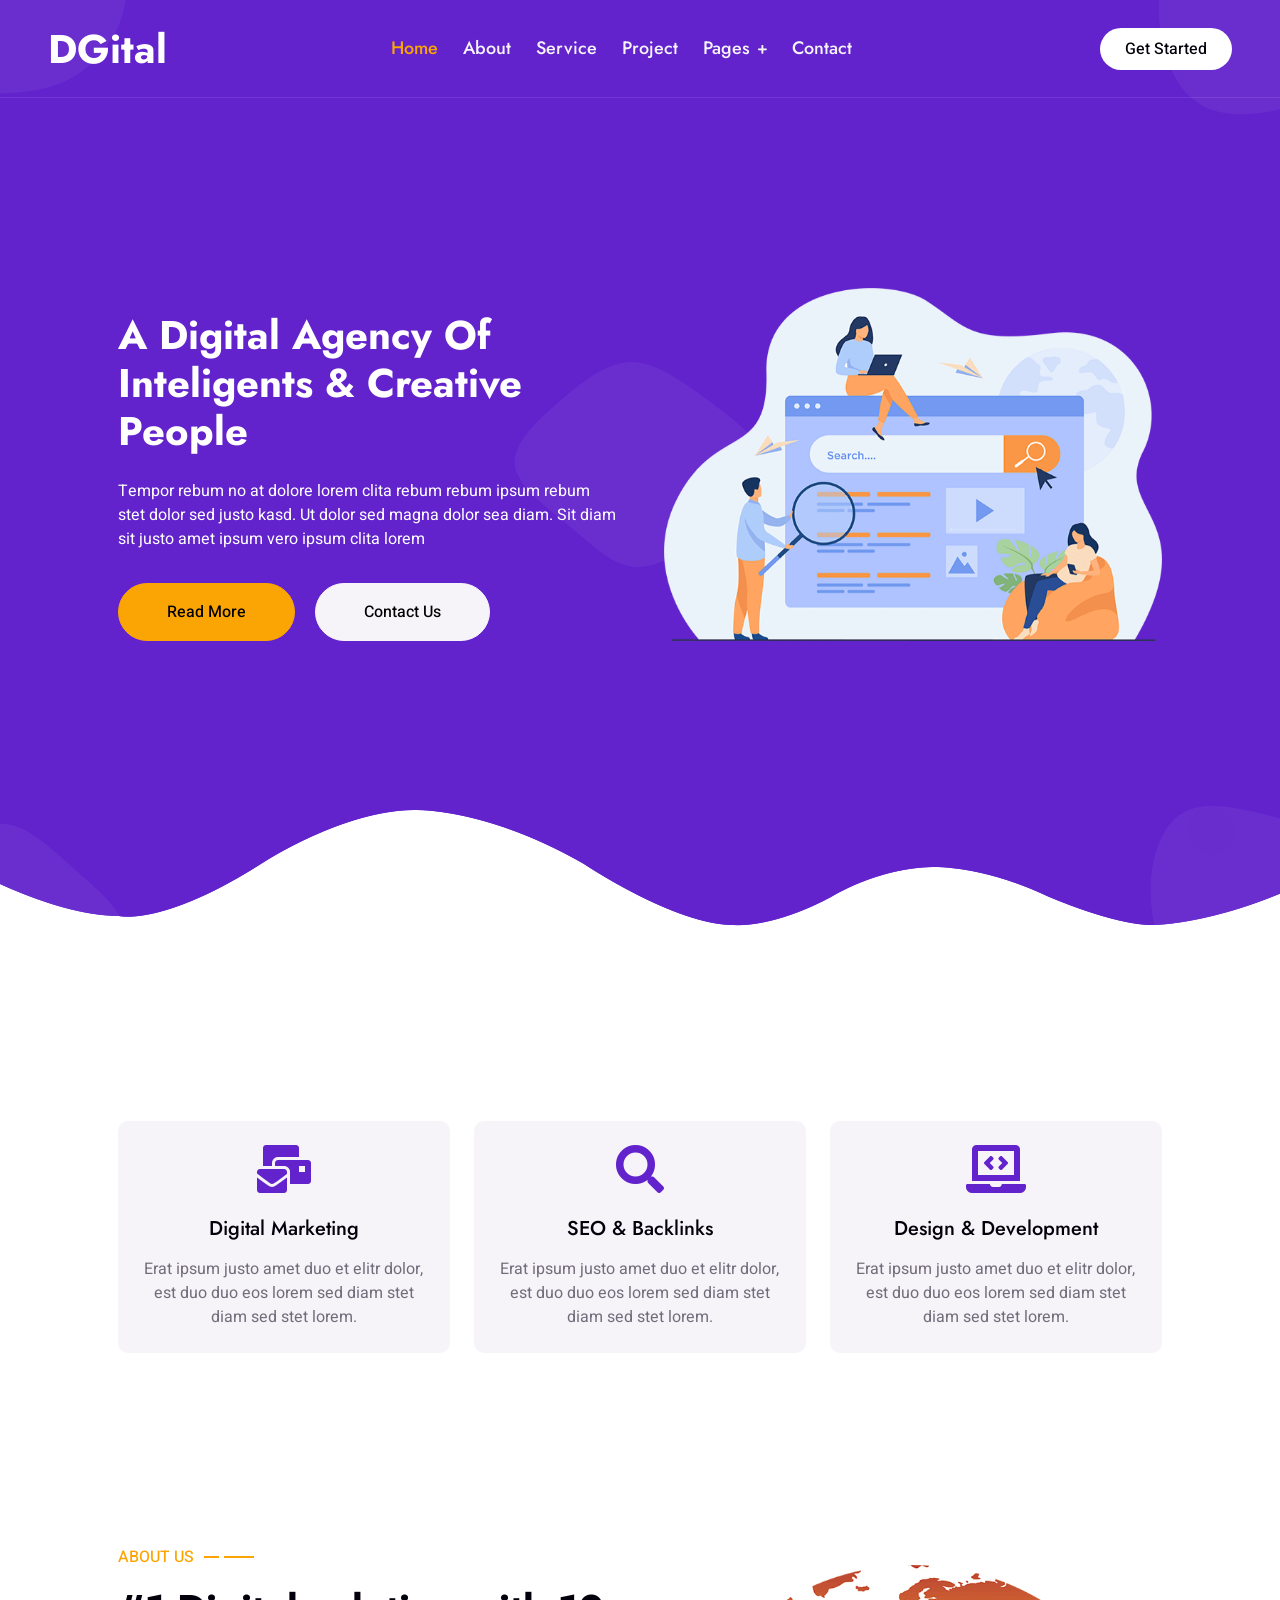
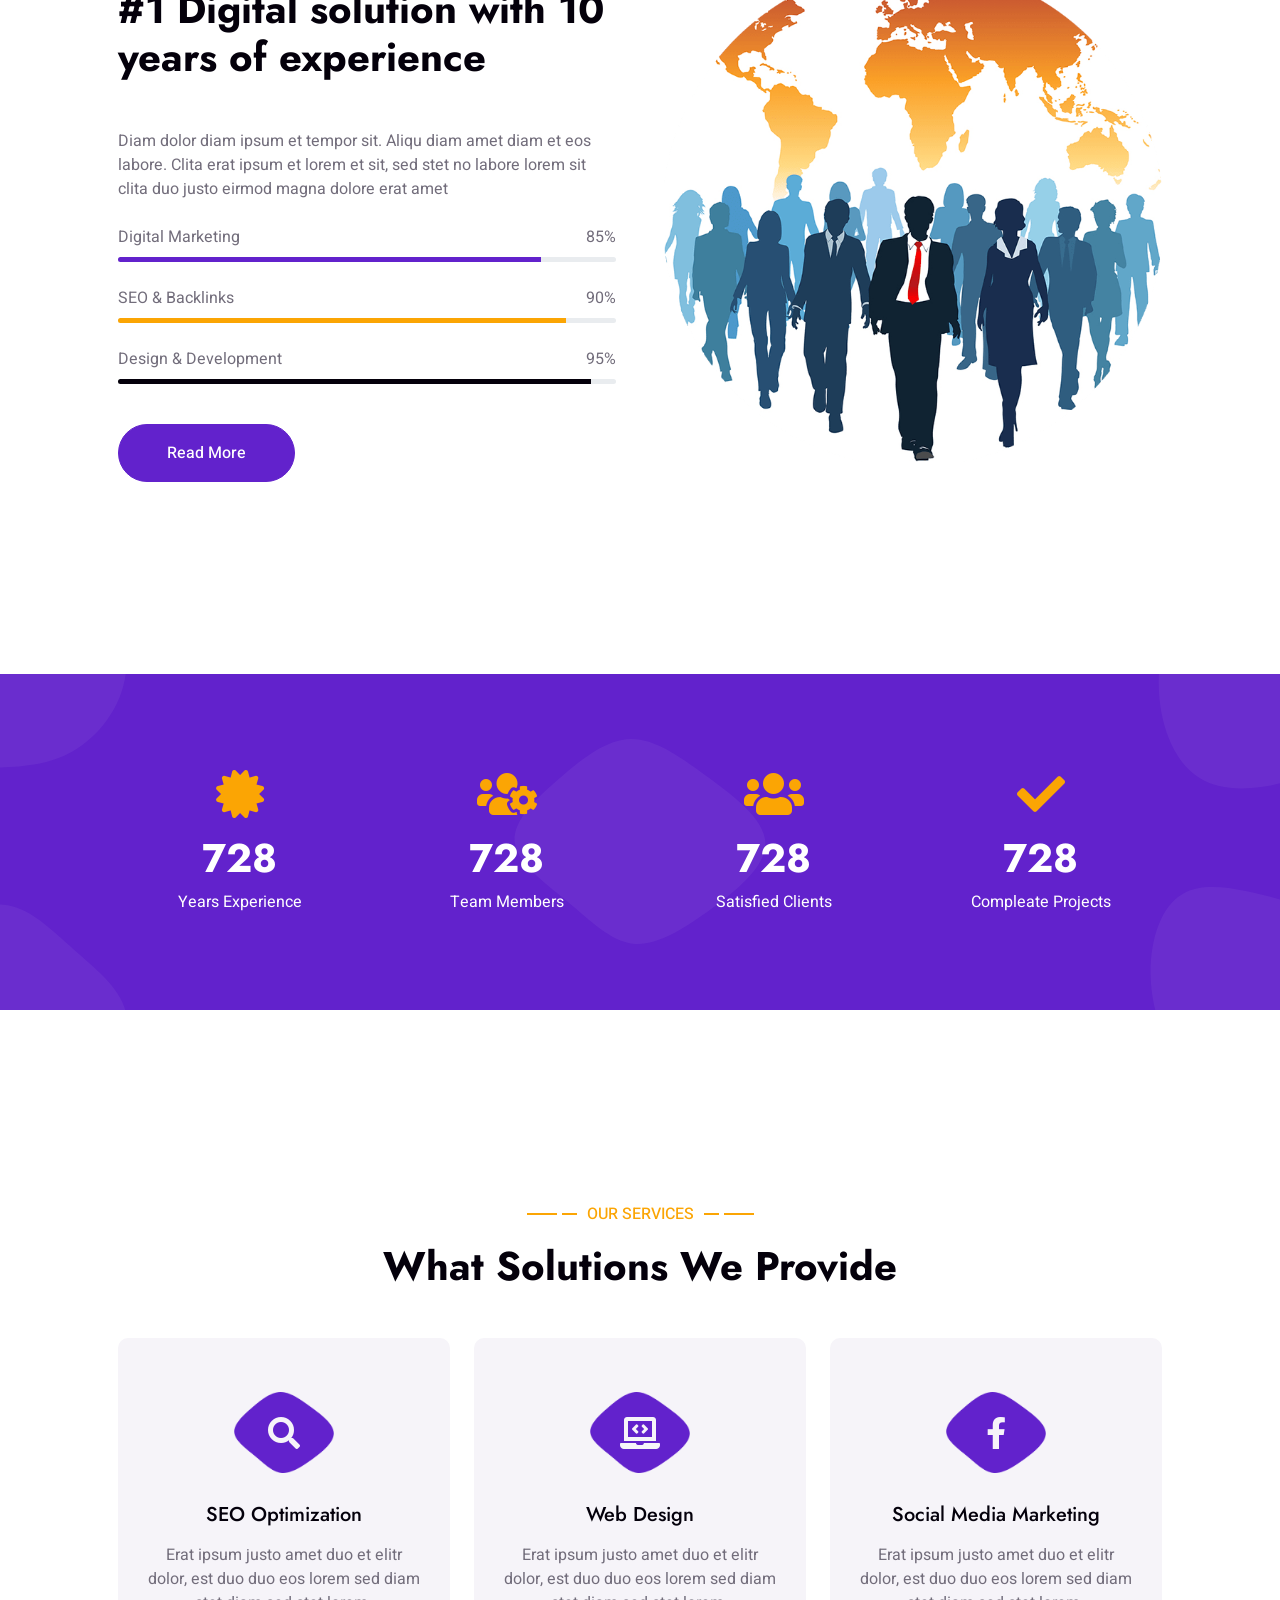
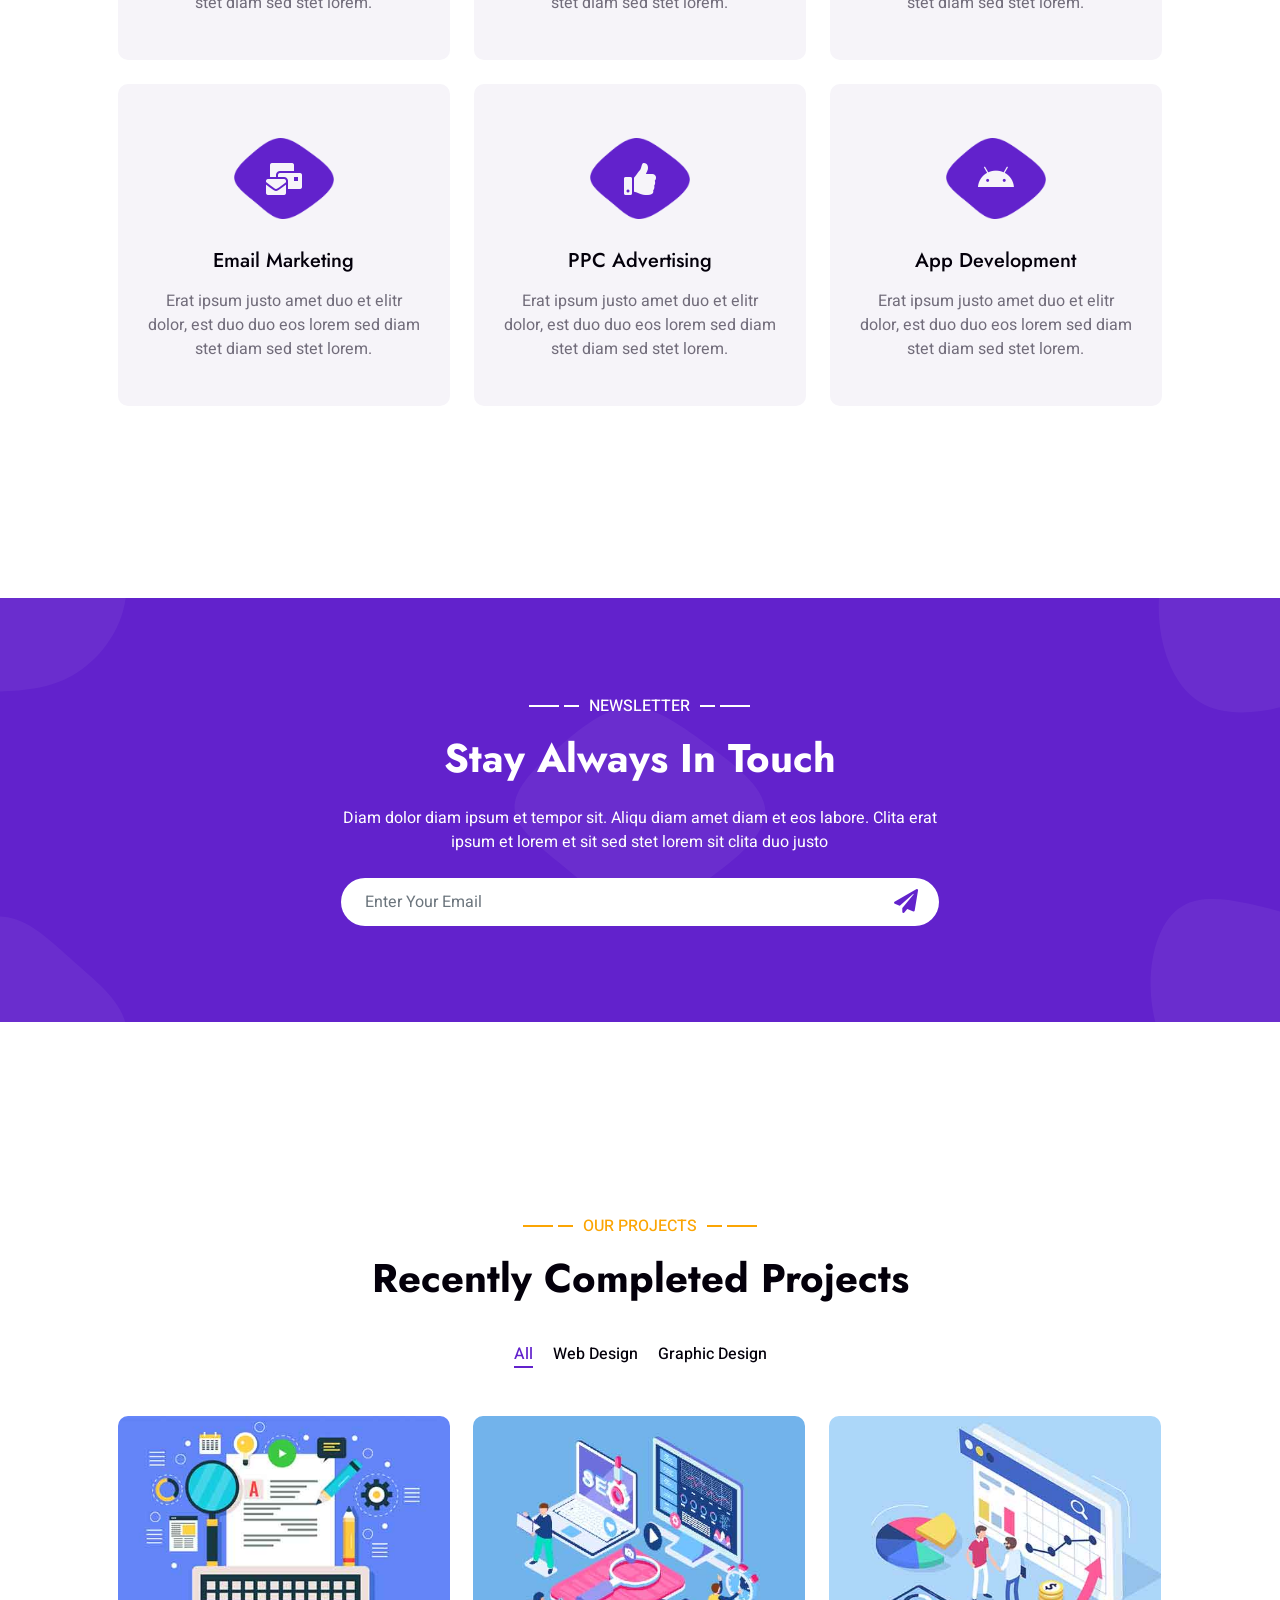
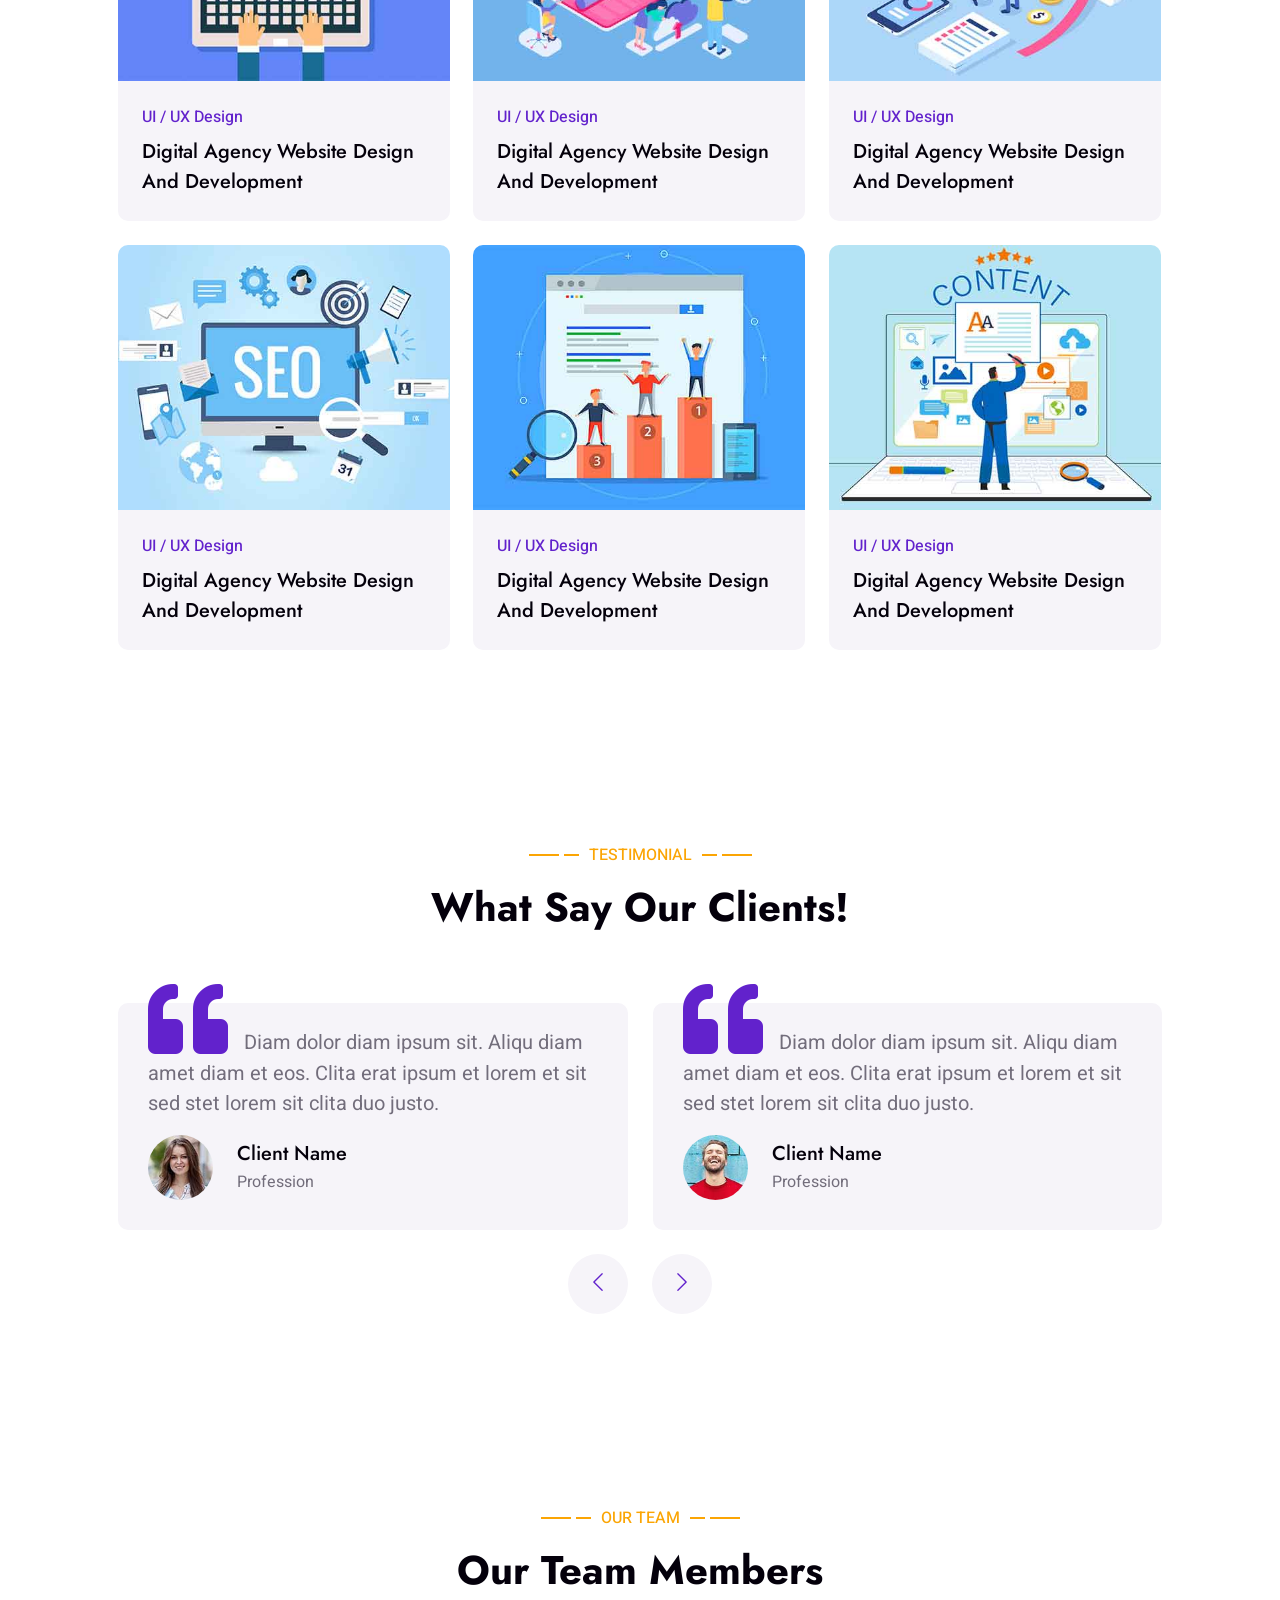
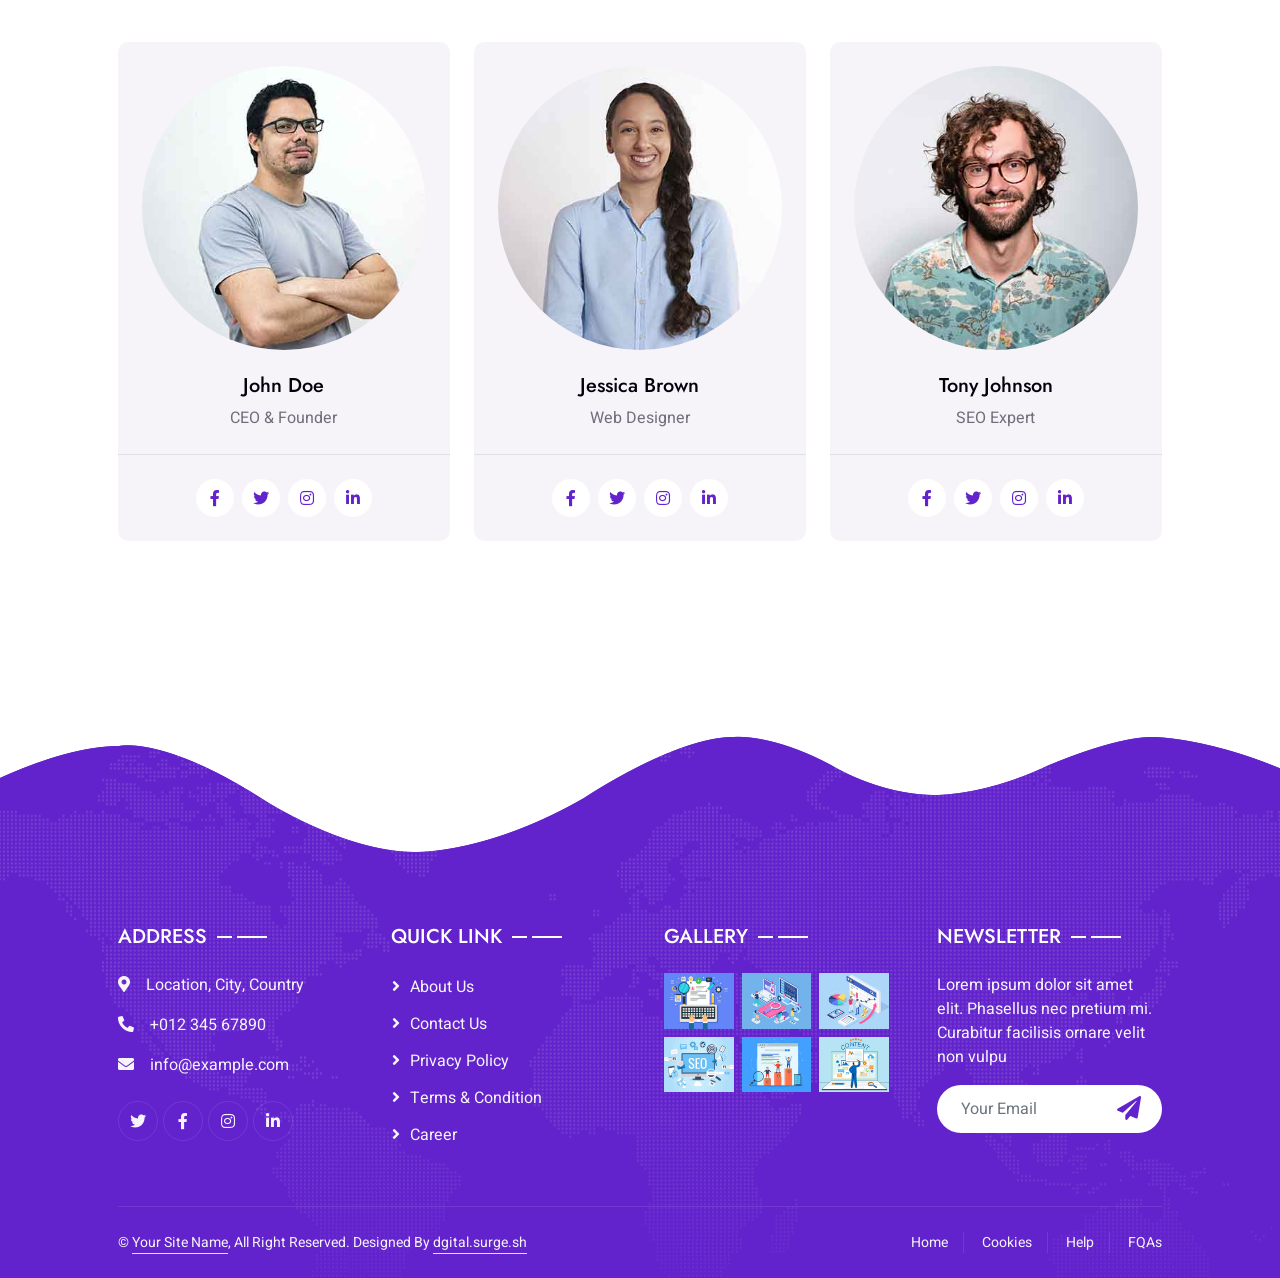
<file: DGital-template/index.html>
<!DOCTYPE html>
<html lang="en">

    <head>
        <meta charset="utf-8">
        <title>DGital - Digital Agency HTML Template</title>
        <meta content="width=device-width, initial-scale=1.0" name="viewport">
        <meta content name="keywords">
        <meta content name="description">

        <!-- Favicon -->
        <link href="img/favicon.ico" rel="icon">

        <!-- Google Web Fonts -->
        <link rel="preconnect" href="https://fonts.googleapis.com">
        <link rel="preconnect" href="https://fonts.gstatic.com" crossorigin>
        <link
            href="https://fonts.googleapis.com/css2?family=Heebo:wght@400;500&family=Jost:wght@500;600;700&display=swap"
            rel="stylesheet">

        <!-- Icon Font Stylesheet -->
        <link
            href="https://cdnjs.cloudflare.com/ajax/libs/font-awesome/5.10.0/css/all.min.css"
            rel="stylesheet">
        <link
            href="https://cdn.jsdelivr.net/npm/bootstrap-icons@1.4.1/font/bootstrap-icons.css"
            rel="stylesheet">

        <!-- Libraries Stylesheet -->
        <link href="lib/animate/animate.min.css" rel="stylesheet">
        <link href="lib/owlcarousel/assets/owl.carousel.min.css"
            rel="stylesheet">
        <link href="lib/lightbox/css/lightbox.min.css" rel="stylesheet">

        <!-- Customized Bootstrap Stylesheet -->
        <link href="css/bootstrap.min.css" rel="stylesheet">

        <!-- Template Stylesheet -->
        <link href="css/style.css" rel="stylesheet">
    </head>

    <body>
        <div class="container-xxl bg-white p-0">
            <!-- Spinner Start -->
            <div id="spinner"
                class="show bg-white position-fixed translate-middle w-100 vh-100 top-50 start-50 d-flex align-items-center justify-content-center">
                <div class="spinner-grow text-primary"
                    style="width: 3rem; height: 3rem;" role="status">
                    <span class="sr-only">Loading...</span>
                </div>
            </div>
            <!-- Spinner End -->

            <!-- Navbar & Hero Start -->
            <div class="container-xxl position-relative p-0">
                <nav
                    class="navbar navbar-expand-lg navbar-light px-4 px-lg-5 py-3 py-lg-0">
                    <a href="index.html" class="navbar-brand p-0">
                        <h1 class="m-0">DGital</h1>
                        <!-- <img src="img/logo.png" alt="Logo"> -->
                    </a>
                    <button class="navbar-toggler" type="button"
                        data-bs-toggle="collapse"
                        data-bs-target="#navbarCollapse">
                        <span class="fa fa-bars"></span>
                    </button>
                    <div class="collapse navbar-collapse" id="navbarCollapse">
                        <div class="navbar-nav mx-auto py-0">
                            <a href="index.html"
                                class="nav-item nav-link active">Home</a>
                            <a href="about.html"
                                class="nav-item nav-link">About</a>
                            <a href="service.html"
                                class="nav-item nav-link">Service</a>
                            <a href="project.html"
                                class="nav-item nav-link">Project</a>
                            <div class="nav-item dropdown">
                                <a href="#" class="nav-link dropdown-toggle"
                                    data-bs-toggle="dropdown">Pages</a>
                                <div class="dropdown-menu m-0">
                                    <a href="team.html"
                                        class="dropdown-item">Our Team</a>
                                    <a href="testimonial.html"
                                        class="dropdown-item">Testimonial</a>
                                </div>
                            </div>
                            <a href="contact.html"
                                class="nav-item nav-link">Contact</a>
                        </div>
                        <a href
                            class="btn rounded-pill py-2 px-4 ms-3 d-none d-lg-block">Get
                            Started</a>
                    </div>
                </nav>

                <div class="container-xxl bg-primary hero-header">
                    <div class="container px-lg-5">
                        <div class="row g-5 align-items-end">
                            <div class="col-lg-6 text-center text-lg-start">
                                <h1
                                    class="text-white mb-4 animated slideInDown">A
                                    Digital Agency Of Inteligents & Creative
                                    People</h1>
                                <p
                                    class="text-white pb-3 animated slideInDown">Tempor
                                    rebum no at dolore lorem clita rebum rebum
                                    ipsum rebum stet dolor sed justo kasd. Ut
                                    dolor sed magna dolor sea diam. Sit diam sit
                                    justo amet ipsum vero ipsum clita lorem</p>
                                <a href
                                    class="btn btn-secondary py-sm-3 px-sm-5 rounded-pill me-3 animated slideInLeft">Read
                                    More</a>
                                <a href
                                    class="btn btn-light py-sm-3 px-sm-5 rounded-pill animated slideInRight">Contact
                                    Us</a>
                            </div>
                            <div class="col-lg-6 text-center text-lg-start">
                                <img class="img-fluid animated zoomIn"
                                    src="img/hero.png" alt>
                            </div>
                        </div>
                    </div>
                </div>
            </div>
            <!-- Navbar & Hero End -->

            <!-- Feature Start -->
            <div class="container-xxl py-5">
                <div class="container py-5 px-lg-5">
                    <div class="row g-4">
                        <div class="col-lg-4 wow fadeInUp"
                            data-wow-delay="0.1s">
                            <div
                                class="feature-item bg-light rounded text-center p-4">
                                <i
                                    class="fa fa-3x fa-mail-bulk text-primary mb-4"></i>
                                <h5 class="mb-3">Digital Marketing</h5>
                                <p class="m-0">Erat ipsum justo amet duo et
                                    elitr dolor, est duo duo eos lorem sed diam
                                    stet diam sed stet lorem.</p>
                            </div>
                        </div>
                        <div class="col-lg-4 wow fadeInUp"
                            data-wow-delay="0.3s">
                            <div
                                class="feature-item bg-light rounded text-center p-4">
                                <i
                                    class="fa fa-3x fa-search text-primary mb-4"></i>
                                <h5 class="mb-3">SEO & Backlinks</h5>
                                <p class="m-0">Erat ipsum justo amet duo et
                                    elitr dolor, est duo duo eos lorem sed diam
                                    stet diam sed stet lorem.</p>
                            </div>
                        </div>
                        <div class="col-lg-4 wow fadeInUp"
                            data-wow-delay="0.5s">
                            <div
                                class="feature-item bg-light rounded text-center p-4">
                                <i
                                    class="fa fa-3x fa-laptop-code text-primary mb-4"></i>
                                <h5 class="mb-3">Design & Development</h5>
                                <p class="m-0">Erat ipsum justo amet duo et
                                    elitr dolor, est duo duo eos lorem sed diam
                                    stet diam sed stet lorem.</p>
                            </div>
                        </div>
                    </div>
                </div>
            </div>
            <!-- Feature End -->

            <!-- About Start -->
            <div class="container-xxl py-5">
                <div class="container py-5 px-lg-5">
                    <div class="row g-5 align-items-center">
                        <div class="col-lg-6 wow fadeInUp"
                            data-wow-delay="0.1s">
                            <p class="section-title text-secondary">About
                                Us<span></span></p>
                            <h1 class="mb-5">#1 Digital solution with 10 years
                                of experience</h1>
                            <p class="mb-4">Diam dolor diam ipsum et tempor sit.
                                Aliqu diam amet diam et eos labore. Clita erat
                                ipsum et lorem et sit, sed stet no labore lorem
                                sit clita duo justo eirmod magna dolore erat
                                amet</p>
                            <div class="skill mb-4">
                                <div class="d-flex justify-content-between">
                                    <p class="mb-2">Digital Marketing</p>
                                    <p class="mb-2">85%</p>
                                </div>
                                <div class="progress">
                                    <div class="progress-bar bg-primary"
                                        role="progressbar" aria-valuenow="85"
                                        aria-valuemin="0"
                                        aria-valuemax="100"></div>
                                </div>
                            </div>
                            <div class="skill mb-4">
                                <div class="d-flex justify-content-between">
                                    <p class="mb-2">SEO & Backlinks</p>
                                    <p class="mb-2">90%</p>
                                </div>
                                <div class="progress">
                                    <div class="progress-bar bg-secondary"
                                        role="progressbar" aria-valuenow="90"
                                        aria-valuemin="0"
                                        aria-valuemax="100"></div>
                                </div>
                            </div>
                            <div class="skill mb-4">
                                <div class="d-flex justify-content-between">
                                    <p class="mb-2">Design & Development</p>
                                    <p class="mb-2">95%</p>
                                </div>
                                <div class="progress">
                                    <div class="progress-bar bg-dark"
                                        role="progressbar" aria-valuenow="95"
                                        aria-valuemin="0"
                                        aria-valuemax="100"></div>
                                </div>
                            </div>
                            <a href
                                class="btn btn-primary py-sm-3 px-sm-5 rounded-pill mt-3">Read
                                More</a>
                        </div>
                        <div class="col-lg-6">
                            <img class="img-fluid wow zoomIn"
                                data-wow-delay="0.5s" src="img/about.png">
                        </div>
                    </div>
                </div>
            </div>
            <!-- About End -->

            <!-- Facts Start -->
            <div class="container-xxl bg-primary fact py-5 wow fadeInUp"
                data-wow-delay="0.1s">
                <div class="container py-5 px-lg-5">
                    <div class="row g-4">
                        <div class="col-md-6 col-lg-3 text-center wow fadeIn"
                            data-wow-delay="0.1s">
                            <i
                                class="fa fa-certificate fa-3x text-secondary mb-3"></i>
                            <h1 class="text-white mb-2"
                                data-toggle="counter-up">1234</h1>
                            <p class="text-white mb-0">Years Experience</p>
                        </div>
                        <div class="col-md-6 col-lg-3 text-center wow fadeIn"
                            data-wow-delay="0.3s">
                            <i
                                class="fa fa-users-cog fa-3x text-secondary mb-3"></i>
                            <h1 class="text-white mb-2"
                                data-toggle="counter-up">1234</h1>
                            <p class="text-white mb-0">Team Members</p>
                        </div>
                        <div class="col-md-6 col-lg-3 text-center wow fadeIn"
                            data-wow-delay="0.5s">
                            <i
                                class="fa fa-users fa-3x text-secondary mb-3"></i>
                            <h1 class="text-white mb-2"
                                data-toggle="counter-up">1234</h1>
                            <p class="text-white mb-0">Satisfied Clients</p>
                        </div>
                        <div class="col-md-6 col-lg-3 text-center wow fadeIn"
                            data-wow-delay="0.7s">
                            <i
                                class="fa fa-check fa-3x text-secondary mb-3"></i>
                            <h1 class="text-white mb-2"
                                data-toggle="counter-up">1234</h1>
                            <p class="text-white mb-0">Compleate Projects</p>
                        </div>
                    </div>
                </div>
            </div>
            <!-- Facts End -->

            <!-- Service Start -->
            <div class="container-xxl py-5">
                <div class="container py-5 px-lg-5">
                    <div class="wow fadeInUp" data-wow-delay="0.1s">
                        <p
                            class="section-title text-secondary justify-content-center"><span></span>Our
                            Services<span></span></p>
                        <h1 class="text-center mb-5">What Solutions We
                            Provide</h1>
                    </div>
                    <div class="row g-4">
                        <div class="col-lg-4 col-md-6 wow fadeInUp"
                            data-wow-delay="0.1s">
                            <div
                                class="service-item d-flex flex-column text-center rounded">
                                <div class="service-icon flex-shrink-0">
                                    <i class="fa fa-search fa-2x"></i>
                                </div>
                                <h5 class="mb-3">SEO Optimization</h5>
                                <p class="m-0">Erat ipsum justo amet duo et
                                    elitr dolor, est duo duo eos lorem sed diam
                                    stet diam sed stet lorem.</p>
                                <a class="btn btn-square" href><i
                                        class="fa fa-arrow-right"></i></a>
                            </div>
                        </div>
                        <div class="col-lg-4 col-md-6 wow fadeInUp"
                            data-wow-delay="0.3s">
                            <div
                                class="service-item d-flex flex-column text-center rounded">
                                <div class="service-icon flex-shrink-0">
                                    <i class="fa fa-laptop-code fa-2x"></i>
                                </div>
                                <h5 class="mb-3">Web Design</h5>
                                <p class="m-0">Erat ipsum justo amet duo et
                                    elitr dolor, est duo duo eos lorem sed diam
                                    stet diam sed stet lorem.</p>
                                <a class="btn btn-square" href><i
                                        class="fa fa-arrow-right"></i></a>
                            </div>
                        </div>
                        <div class="col-lg-4 col-md-6 wow fadeInUp"
                            data-wow-delay="0.5s">
                            <div
                                class="service-item d-flex flex-column text-center rounded">
                                <div class="service-icon flex-shrink-0">
                                    <i class="fab fa-facebook-f fa-2x"></i>
                                </div>
                                <h5 class="mb-3">Social Media Marketing</h5>
                                <p class="m-0">Erat ipsum justo amet duo et
                                    elitr dolor, est duo duo eos lorem sed diam
                                    stet diam sed stet lorem.</p>
                                <a class="btn btn-square" href><i
                                        class="fa fa-arrow-right"></i></a>
                            </div>
                        </div>
                        <div class="col-lg-4 col-md-6 wow fadeInUp"
                            data-wow-delay="0.1s">
                            <div
                                class="service-item d-flex flex-column text-center rounded">
                                <div class="service-icon flex-shrink-0">
                                    <i class="fa fa-mail-bulk fa-2x"></i>
                                </div>
                                <h5 class="mb-3">Email Marketing</h5>
                                <p class="m-0">Erat ipsum justo amet duo et
                                    elitr dolor, est duo duo eos lorem sed diam
                                    stet diam sed stet lorem.</p>
                                <a class="btn btn-square" href><i
                                        class="fa fa-arrow-right"></i></a>
                            </div>
                        </div>
                        <div class="col-lg-4 col-md-6 wow fadeInUp"
                            data-wow-delay="0.3s">
                            <div
                                class="service-item d-flex flex-column text-center rounded">
                                <div class="service-icon flex-shrink-0">
                                    <i class="fa fa-thumbs-up fa-2x"></i>
                                </div>
                                <h5 class="mb-3">PPC Advertising</h5>
                                <p class="m-0">Erat ipsum justo amet duo et
                                    elitr dolor, est duo duo eos lorem sed diam
                                    stet diam sed stet lorem.</p>
                                <a class="btn btn-square" href><i
                                        class="fa fa-arrow-right"></i></a>
                            </div>
                        </div>
                        <div class="col-lg-4 col-md-6 wow fadeInUp"
                            data-wow-delay="0.5s">
                            <div
                                class="service-item d-flex flex-column text-center rounded">
                                <div class="service-icon flex-shrink-0">
                                    <i class="fab fa-android fa-2x"></i>
                                </div>
                                <h5 class="mb-3">App Development</h5>
                                <p class="m-0">Erat ipsum justo amet duo et
                                    elitr dolor, est duo duo eos lorem sed diam
                                    stet diam sed stet lorem.</p>
                                <a class="btn btn-square" href><i
                                        class="fa fa-arrow-right"></i></a>
                            </div>
                        </div>
                    </div>
                </div>
            </div>
            <!-- Service End -->

            <!-- Newsletter Start -->
            <div class="container-xxl bg-primary newsletter py-5 wow fadeInUp"
                data-wow-delay="0.1s">
                <div class="container py-5 px-lg-5">
                    <div class="row justify-content-center">
                        <div class="col-lg-7 text-center">
                            <p
                                class="section-title text-white justify-content-center"><span></span>Newsletter<span></span></p>
                            <h1 class="text-center text-white mb-4">Stay Always
                                In Touch</h1>
                            <p class="text-white mb-4">Diam dolor diam ipsum et
                                tempor sit. Aliqu diam amet diam et eos labore.
                                Clita erat ipsum et lorem et sit sed stet lorem
                                sit clita duo justo</p>
                            <div class="position-relative w-100 mt-3">
                                <input
                                    class="form-control border-0 rounded-pill w-100 ps-4 pe-5"
                                    type="text" placeholder="Enter Your Email"
                                    style="height: 48px;">
                                <button type="button"
                                    class="btn shadow-none position-absolute top-0 end-0 mt-1 me-2"><i
                                        class="fa fa-paper-plane text-primary fs-4"></i></button>
                            </div>
                        </div>
                    </div>
                </div>
            </div>
            <!-- Newsletter End -->

            <!-- Projects Start -->
            <div class="container-xxl py-5">
                <div class="container py-5 px-lg-5">
                    <div class="wow fadeInUp" data-wow-delay="0.1s">
                        <p
                            class="section-title text-secondary justify-content-center"><span></span>Our
                            Projects<span></span></p>
                        <h1 class="text-center mb-5">Recently Completed
                            Projects</h1>
                    </div>
                    <div class="row mt-n2 wow fadeInUp" data-wow-delay="0.3s">
                        <div class="col-12 text-center">
                            <ul class="list-inline mb-5" id="portfolio-flters">
                                <li class="mx-2 active" data-filter="*">All</li>
                                <li class="mx-2" data-filter=".first">Web
                                    Design</li>
                                <li class="mx-2" data-filter=".second">Graphic
                                    Design</li>
                            </ul>
                        </div>
                    </div>
                    <div class="row g-4 portfolio-container">
                        <div
                            class="col-lg-4 col-md-6 portfolio-item first wow fadeInUp"
                            data-wow-delay="0.1s">
                            <div class="rounded overflow-hidden">
                                <div class="position-relative overflow-hidden">
                                    <img class="img-fluid w-100"
                                        src="img/portfolio-1.jpg" alt>
                                    <div class="portfolio-overlay">
                                        <a
                                            class="btn btn-square btn-outline-light mx-1"
                                            href="img/portfolio-1.jpg"
                                            data-lightbox="portfolio"><i
                                                class="fa fa-eye"></i></a>
                                        <a
                                            class="btn btn-square btn-outline-light mx-1"
                                            href><i class="fa fa-link"></i></a>
                                    </div>
                                </div>
                                <div class="bg-light p-4">
                                    <p class="text-primary fw-medium mb-2">UI /
                                        UX Design</p>
                                    <h5 class="lh-base mb-0">Digital Agency
                                        Website Design And Development</a>
                                </div>
                            </div>
                        </div>
                        <div
                            class="col-lg-4 col-md-6 portfolio-item second wow fadeInUp"
                            data-wow-delay="0.3s">
                            <div class="rounded overflow-hidden">
                                <div class="position-relative overflow-hidden">
                                    <img class="img-fluid w-100"
                                        src="img/portfolio-2.jpg" alt>
                                    <div class="portfolio-overlay">
                                        <a
                                            class="btn btn-square btn-outline-light mx-1"
                                            href="img/portfolio-2.jpg"
                                            data-lightbox="portfolio"><i
                                                class="fa fa-eye"></i></a>
                                        <a
                                            class="btn btn-square btn-outline-light mx-1"
                                            href><i class="fa fa-link"></i></a>
                                    </div>
                                </div>
                                <div class="bg-light p-4">
                                    <p class="text-primary fw-medium mb-2">UI /
                                        UX Design</p>
                                    <h5 class="lh-base mb-0">Digital Agency
                                        Website Design And Development</a>
                                </div>
                            </div>
                        </div>
                        <div
                            class="col-lg-4 col-md-6 portfolio-item first wow fadeInUp"
                            data-wow-delay="0.5s">
                            <div class="rounded overflow-hidden">
                                <div class="position-relative overflow-hidden">
                                    <img class="img-fluid w-100"
                                        src="img/portfolio-3.jpg" alt>
                                    <div class="portfolio-overlay">
                                        <a
                                            class="btn btn-square btn-outline-light mx-1"
                                            href="img/portfolio-3.jpg"
                                            data-lightbox="portfolio"><i
                                                class="fa fa-eye"></i></a>
                                        <a
                                            class="btn btn-square btn-outline-light mx-1"
                                            href><i class="fa fa-link"></i></a>
                                    </div>
                                </div>
                                <div class="bg-light p-4">
                                    <p class="text-primary fw-medium mb-2">UI /
                                        UX Design</p>
                                    <h5 class="lh-base mb-0">Digital Agency
                                        Website Design And Development</a>
                                </div>
                            </div>
                        </div>
                        <div
                            class="col-lg-4 col-md-6 portfolio-item second wow fadeInUp"
                            data-wow-delay="0.1s">
                            <div class="rounded overflow-hidden">
                                <div class="position-relative overflow-hidden">
                                    <img class="img-fluid w-100"
                                        src="img/portfolio-4.jpg" alt>
                                    <div class="portfolio-overlay">
                                        <a
                                            class="btn btn-square btn-outline-light mx-1"
                                            href="img/portfolio-4.jpg"
                                            data-lightbox="portfolio"><i
                                                class="fa fa-eye"></i></a>
                                        <a
                                            class="btn btn-square btn-outline-light mx-1"
                                            href><i class="fa fa-link"></i></a>
                                    </div>
                                </div>
                                <div class="bg-light p-4">
                                    <p class="text-primary fw-medium mb-2">UI /
                                        UX Design</p>
                                    <h5 class="lh-base mb-0">Digital Agency
                                        Website Design And Development</a>
                                </div>
                            </div>
                        </div>
                        <div
                            class="col-lg-4 col-md-6 portfolio-item first wow fadeInUp"
                            data-wow-delay="0.3s">
                            <div class="rounded overflow-hidden">
                                <div class="position-relative overflow-hidden">
                                    <img class="img-fluid w-100"
                                        src="img/portfolio-5.jpg" alt>
                                    <div class="portfolio-overlay">
                                        <a
                                            class="btn btn-square btn-outline-light mx-1"
                                            href="img/portfolio-5.jpg"
                                            data-lightbox="portfolio"><i
                                                class="fa fa-eye"></i></a>
                                        <a
                                            class="btn btn-square btn-outline-light mx-1"
                                            href><i class="fa fa-link"></i></a>
                                    </div>
                                </div>
                                <div class="bg-light p-4">
                                    <p class="text-primary fw-medium mb-2">UI /
                                        UX Design</p>
                                    <h5 class="lh-base mb-0">Digital Agency
                                        Website Design And Development</a>
                                </div>
                            </div>
                        </div>
                        <div
                            class="col-lg-4 col-md-6 portfolio-item second wow fadeInUp"
                            data-wow-delay="0.5s">
                            <div class="rounded overflow-hidden">
                                <div class="position-relative overflow-hidden">
                                    <img class="img-fluid w-100"
                                        src="img/portfolio-6.jpg" alt>
                                    <div class="portfolio-overlay">
                                        <a
                                            class="btn btn-square btn-outline-light mx-1"
                                            href="img/portfolio-6.jpg"
                                            data-lightbox="portfolio"><i
                                                class="fa fa-eye"></i></a>
                                        <a
                                            class="btn btn-square btn-outline-light mx-1"
                                            href><i class="fa fa-link"></i></a>
                                    </div>
                                </div>
                                <div class="bg-light p-4">
                                    <p class="text-primary fw-medium mb-2">UI /
                                        UX Design</p>
                                    <h5 class="lh-base mb-0">Digital Agency
                                        Website Design And Development</a>
                                </div>
                            </div>
                        </div>
                    </div>
                </div>
            </div>
            <!-- Projects End -->

            <!-- Testimonial Start -->
            <div class="container-xxl py-5 wow fadeInUp" data-wow-delay="0.1s">
                <div class="container py-5 px-lg-5">
                    <p
                        class="section-title text-secondary justify-content-center"><span></span>Testimonial<span></span></p>
                    <h1 class="text-center mb-5">What Say Our Clients!</h1>
                    <div class="owl-carousel testimonial-carousel">
                        <div class="testimonial-item bg-light rounded my-4">
                            <p class="fs-5"><i
                                    class="fa fa-quote-left fa-4x text-primary mt-n4 me-3"></i>Diam
                                dolor diam ipsum sit. Aliqu diam amet diam et
                                eos. Clita erat ipsum et lorem et sit sed stet
                                lorem sit clita duo justo.</p>
                            <div class="d-flex align-items-center">
                                <img
                                    class="img-fluid flex-shrink-0 rounded-circle"
                                    src="img/testimonial-1.jpg"
                                    style="width: 65px; height: 65px;">
                                <div class="ps-4">
                                    <h5 class="mb-1">Client Name</h5>
                                    <span>Profession</span>
                                </div>
                            </div>
                        </div>
                        <div class="testimonial-item bg-light rounded my-4">
                            <p class="fs-5"><i
                                    class="fa fa-quote-left fa-4x text-primary mt-n4 me-3"></i>Diam
                                dolor diam ipsum sit. Aliqu diam amet diam et
                                eos. Clita erat ipsum et lorem et sit sed stet
                                lorem sit clita duo justo.</p>
                            <div class="d-flex align-items-center">
                                <img
                                    class="img-fluid flex-shrink-0 rounded-circle"
                                    src="img/testimonial-2.jpg"
                                    style="width: 65px; height: 65px;">
                                <div class="ps-4">
                                    <h5 class="mb-1">Client Name</h5>
                                    <span>Profession</span>
                                </div>
                            </div>
                        </div>
                        <div class="testimonial-item bg-light rounded my-4">
                            <p class="fs-5"><i
                                    class="fa fa-quote-left fa-4x text-primary mt-n4 me-3"></i>Diam
                                dolor diam ipsum sit. Aliqu diam amet diam et
                                eos. Clita erat ipsum et lorem et sit sed stet
                                lorem sit clita duo justo.</p>
                            <div class="d-flex align-items-center">
                                <img
                                    class="img-fluid flex-shrink-0 rounded-circle"
                                    src="img/testimonial-3.jpg"
                                    style="width: 65px; height: 65px;">
                                <div class="ps-4">
                                    <h5 class="mb-1">Client Name</h5>
                                    <span>Profession</span>
                                </div>
                            </div>
                        </div>
                    </div>
                </div>
            </div>
            <!-- Testimonial End -->

            <!-- Team Start -->
            <div class="container-xxl py-5">
                <div class="container py-5 px-lg-5">
                    <div class="wow fadeInUp" data-wow-delay="0.1s">
                        <p
                            class="section-title text-secondary justify-content-center"><span></span>Our
                            Team<span></span></p>
                        <h1 class="text-center mb-5">Our Team Members</h1>
                    </div>
                    <div class="row g-4">
                        <div class="col-lg-4 col-md-6 wow fadeInUp"
                            data-wow-delay="0.1s">
                            <div class="team-item bg-light rounded">
                                <div class="text-center border-bottom p-4">
                                    <img class="img-fluid rounded-circle mb-4"
                                        src="img/team-1.jpg" alt>
                                    <h5>John Doe</h5>
                                    <span>CEO & Founder</span>
                                </div>
                                <div class="d-flex justify-content-center p-4">
                                    <a class="btn btn-square mx-1" href><i
                                            class="fab fa-facebook-f"></i></a>
                                    <a class="btn btn-square mx-1" href><i
                                            class="fab fa-twitter"></i></a>
                                    <a class="btn btn-square mx-1" href><i
                                            class="fab fa-instagram"></i></a>
                                    <a class="btn btn-square mx-1" href><i
                                            class="fab fa-linkedin-in"></i></a>
                                </div>
                            </div>
                        </div>
                        <div class="col-lg-4 col-md-6 wow fadeInUp"
                            data-wow-delay="0.3s">
                            <div class="team-item bg-light rounded">
                                <div class="text-center border-bottom p-4">
                                    <img class="img-fluid rounded-circle mb-4"
                                        src="img/team-2.jpg" alt>
                                    <h5>Jessica Brown</h5>
                                    <span>Web Designer</span>
                                </div>
                                <div class="d-flex justify-content-center p-4">
                                    <a class="btn btn-square mx-1" href><i
                                            class="fab fa-facebook-f"></i></a>
                                    <a class="btn btn-square mx-1" href><i
                                            class="fab fa-twitter"></i></a>
                                    <a class="btn btn-square mx-1" href><i
                                            class="fab fa-instagram"></i></a>
                                    <a class="btn btn-square mx-1" href><i
                                            class="fab fa-linkedin-in"></i></a>
                                </div>
                            </div>
                        </div>
                        <div class="col-lg-4 col-md-6 wow fadeInUp"
                            data-wow-delay="0.5s">
                            <div class="team-item bg-light rounded">
                                <div class="text-center border-bottom p-4">
                                    <img class="img-fluid rounded-circle mb-4"
                                        src="img/team-3.jpg" alt>
                                    <h5>Tony Johnson</h5>
                                    <span>SEO Expert</span>
                                </div>
                                <div class="d-flex justify-content-center p-4">
                                    <a class="btn btn-square mx-1" href><i
                                            class="fab fa-facebook-f"></i></a>
                                    <a class="btn btn-square mx-1" href><i
                                            class="fab fa-twitter"></i></a>
                                    <a class="btn btn-square mx-1" href><i
                                            class="fab fa-instagram"></i></a>
                                    <a class="btn btn-square mx-1" href><i
                                            class="fab fa-linkedin-in"></i></a>
                                </div>
                            </div>
                        </div>
                    </div>
                </div>
            </div>
            <!-- Team End -->

            <!-- Footer Start -->
            <div class="container-fluid bg-primary text-light footer wow fadeIn"
                data-wow-delay="0.1s">
                <div class="container py-5 px-lg-5">
                    <div class="row g-5">
                        <div class="col-md-6 col-lg-3">
                            <p
                                class="section-title text-white h5 mb-4">Address<span></span></p>
                            <p><i
                                    class="fa fa-map-marker-alt me-3"></i>Location,
                                City, Country</p>
                            <p><i class="fa fa-phone-alt me-3"></i>+012 345
                                67890</p>
                            <p><i
                                    class="fa fa-envelope me-3"></i>info@example.com</p>
                            <div class="d-flex pt-2">
                                <a class="btn btn-outline-light btn-social"
                                    href><i class="fab fa-twitter"></i></a>
                                <a class="btn btn-outline-light btn-social"
                                    href><i class="fab fa-facebook-f"></i></a>
                                <a class="btn btn-outline-light btn-social"
                                    href><i class="fab fa-instagram"></i></a>
                                <a class="btn btn-outline-light btn-social"
                                    href><i class="fab fa-linkedin-in"></i></a>
                            </div>
                        </div>
                        <div class="col-md-6 col-lg-3">
                            <p class="section-title text-white h5 mb-4">Quick
                                Link<span></span></p>
                            <a class="btn btn-link" href>About Us</a>
                            <a class="btn btn-link" href>Contact Us</a>
                            <a class="btn btn-link" href>Privacy Policy</a>
                            <a class="btn btn-link" href>Terms & Condition</a>
                            <a class="btn btn-link" href>Career</a>
                        </div>
                        <div class="col-md-6 col-lg-3">
                            <p
                                class="section-title text-white h5 mb-4">Gallery<span></span></p>
                            <div class="row g-2">
                                <div class="col-4">
                                    <img class="img-fluid"
                                        src="img/portfolio-1.jpg" alt="Image">
                                </div>
                                <div class="col-4">
                                    <img class="img-fluid"
                                        src="img/portfolio-2.jpg" alt="Image">
                                </div>
                                <div class="col-4">
                                    <img class="img-fluid"
                                        src="img/portfolio-3.jpg" alt="Image">
                                </div>
                                <div class="col-4">
                                    <img class="img-fluid"
                                        src="img/portfolio-4.jpg" alt="Image">
                                </div>
                                <div class="col-4">
                                    <img class="img-fluid"
                                        src="img/portfolio-5.jpg" alt="Image">
                                </div>
                                <div class="col-4">
                                    <img class="img-fluid"
                                        src="img/portfolio-6.jpg" alt="Image">
                                </div>
                            </div>
                        </div>
                        <div class="col-md-6 col-lg-3">
                            <p
                                class="section-title text-white h5 mb-4">Newsletter<span></span></p>
                            <p>Lorem ipsum dolor sit amet elit. Phasellus nec
                                pretium mi. Curabitur facilisis ornare velit non
                                vulpu</p>
                            <div class="position-relative w-100 mt-3">
                                <input
                                    class="form-control border-0 rounded-pill w-100 ps-4 pe-5"
                                    type="text" placeholder="Your Email"
                                    style="height: 48px;">
                                <button type="button"
                                    class="btn shadow-none position-absolute top-0 end-0 mt-1 me-2"><i
                                        class="fa fa-paper-plane text-primary fs-4"></i></button>
                            </div>
                        </div>
                    </div>
                </div>
                <div class="container px-lg-5">
                    <div class="copyright">
                        <div class="row">
                            <div
                                class="col-md-6 text-center text-md-start mb-3 mb-md-0">
                                &copy; <a class="border-bottom" href="#">Your
                                    Site Name</a>, All Right Reserved.

                                Designed By <a class="border-bottom"
                                    href="#">dgital.surge.sh</a>
                            </div>
                            <div class="col-md-6 text-center text-md-end">
                                <div class="footer-menu">
                                    <a href>Home</a>
                                    <a href>Cookies</a>
                                    <a href>Help</a>
                                    <a href>FQAs</a>
                                </div>
                            </div>
                        </div>
                    </div>
                </div>
            </div>
            <!-- Footer End -->

            <!-- Back to Top -->
            <a href="#"
                class="btn btn-lg btn-secondary btn-lg-square back-to-top"><i
                    class="bi bi-arrow-up"></i></a>
        </div>

        <!-- JavaScript Libraries -->
        <script src="https://code.jquery.com/jquery-3.4.1.min.js"></script>
        <script
            src="https://cdn.jsdelivr.net/npm/bootstrap@5.0.0/dist/js/bootstrap.bundle.min.js"></script>
        <script src="lib/wow/wow.min.js"></script>
        <script src="lib/easing/easing.min.js"></script>
        <script src="lib/waypoints/waypoints.min.js"></script>
        <script src="lib/counterup/counterup.min.js"></script>
        <script src="lib/owlcarousel/owl.carousel.min.js"></script>
        <script src="lib/isotope/isotope.pkgd.min.js"></script>
        <script src="lib/lightbox/js/lightbox.min.js"></script>

        <!-- Template Javascript -->
        <script src="js/main.js"></script>
    </body>

</html>
</file>
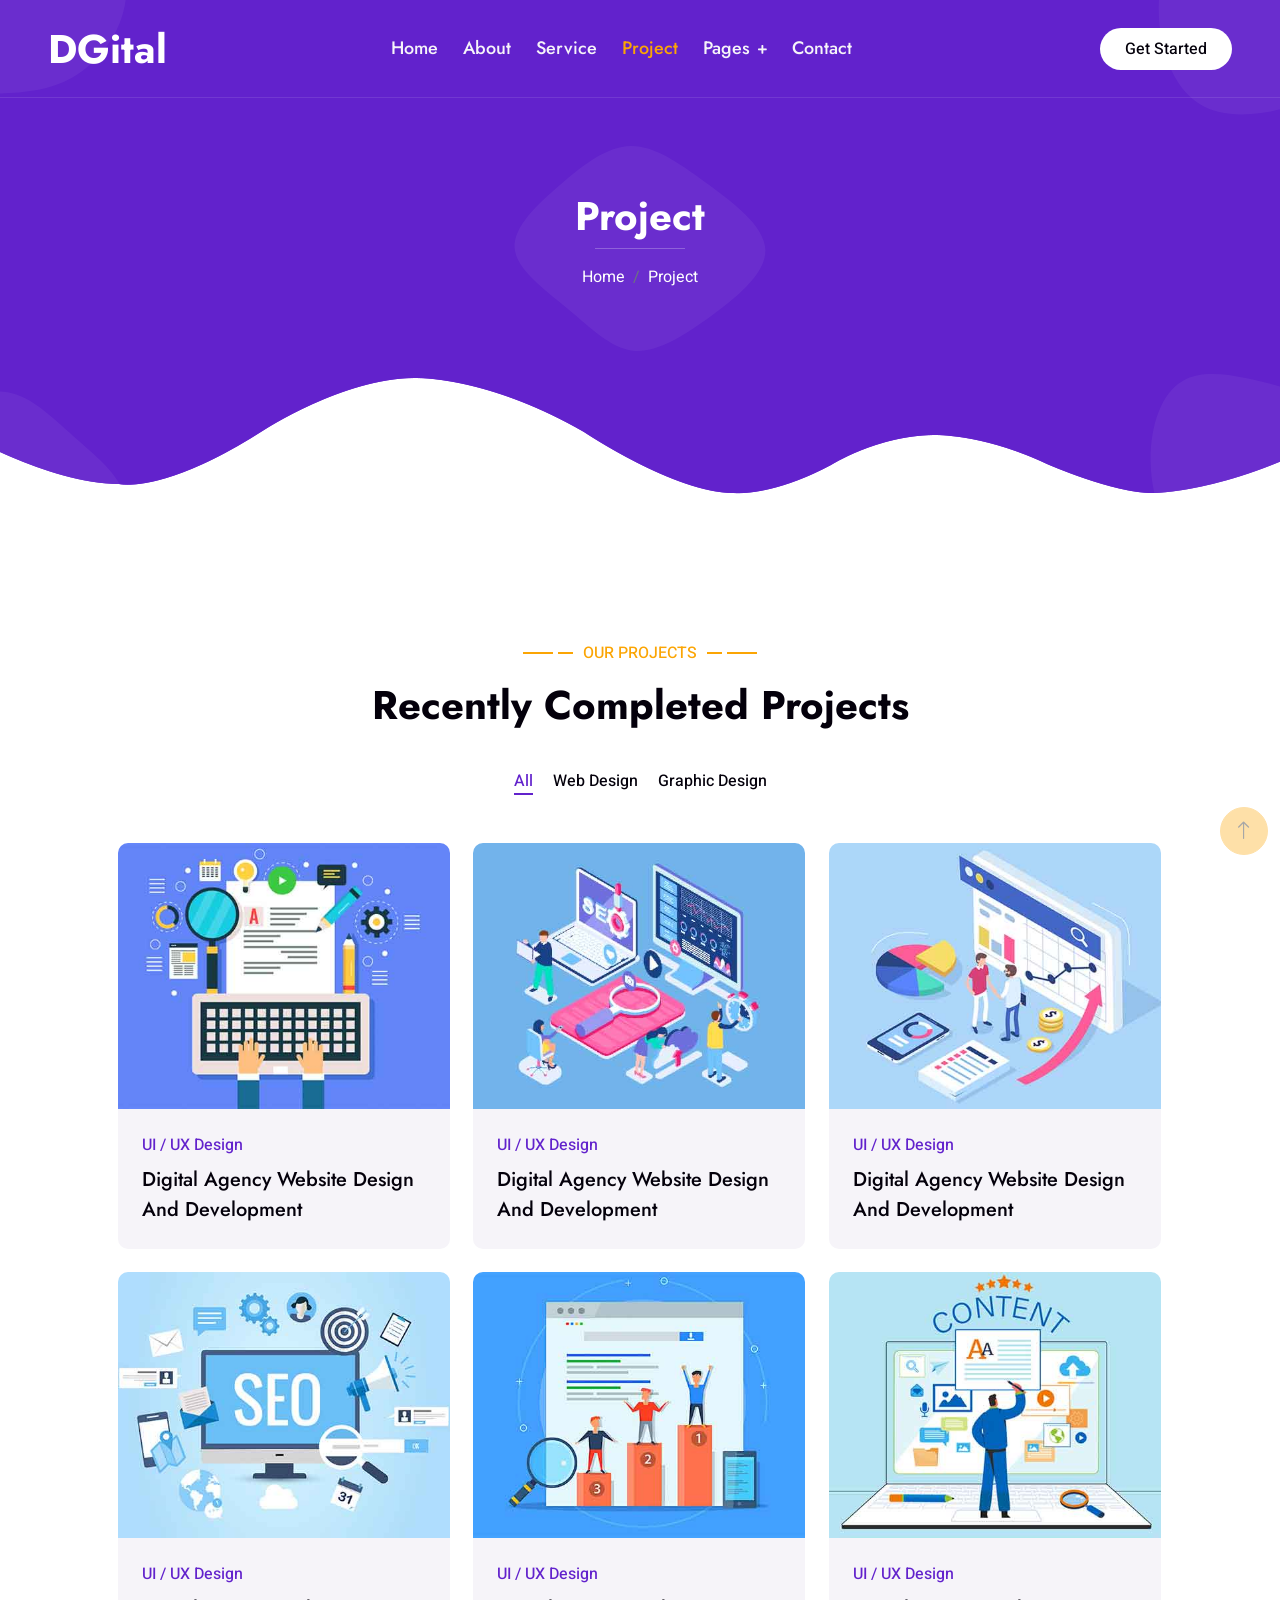
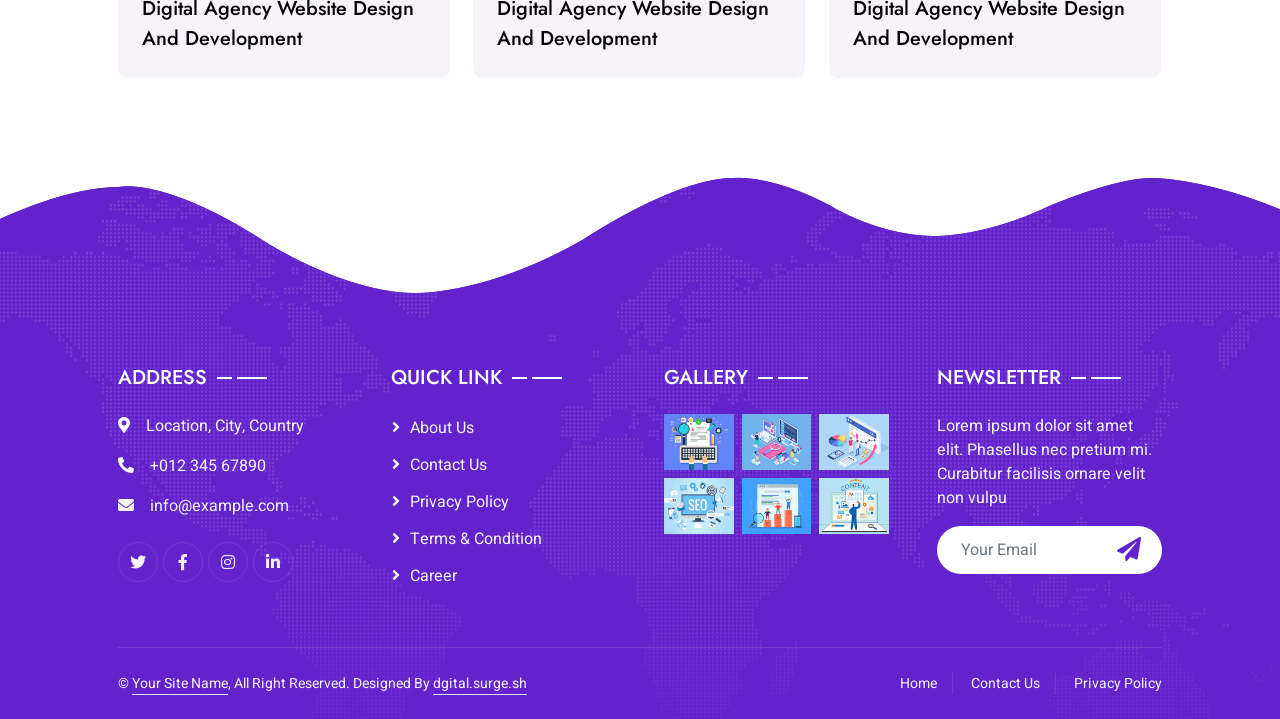
<file: project.html>
<!DOCTYPE html>
<html lang="en">

<head>
    <meta charset="utf-8">
    <title>DGital - Digital Agency HTML Template</title>
    <meta content="width=device-width, initial-scale=1.0" name="viewport">
    <meta content="" name="keywords">
    <meta content="" name="description">

    <!-- Favicon -->
    <link href="img/favicon.ico" rel="icon">

    <!-- Google Web Fonts -->
    <link rel="preconnect" href="https://fonts.googleapis.com">
    <link rel="preconnect" href="https://fonts.gstatic.com" crossorigin>
    <link href="https://fonts.googleapis.com/css2?family=Heebo:wght@400;500&family=Jost:wght@500;600;700&display=swap" rel="stylesheet"> 

    <!-- Icon Font Stylesheet -->
    <link href="https://cdnjs.cloudflare.com/ajax/libs/font-awesome/5.10.0/css/all.min.css" rel="stylesheet">
    <link href="https://cdn.jsdelivr.net/npm/bootstrap-icons@1.4.1/font/bootstrap-icons.css" rel="stylesheet">

    <!-- Libraries Stylesheet -->
    <link href="lib/animate/animate.min.css" rel="stylesheet">
    <link href="lib/owlcarousel/assets/owl.carousel.min.css" rel="stylesheet">
    <link href="lib/lightbox/css/lightbox.min.css" rel="stylesheet">

    <!-- Customized Bootstrap Stylesheet -->
    <link href="css/bootstrap.min.css" rel="stylesheet">

    <!-- Template Stylesheet -->
    <link href="css/style.css" rel="stylesheet">
</head>

<body>
    <div class="container-xxl bg-white p-0">
        <!-- Spinner Start -->
        <div id="spinner" class="show bg-white position-fixed translate-middle w-100 vh-100 top-50 start-50 d-flex align-items-center justify-content-center">
            <div class="spinner-grow text-primary" style="width: 3rem; height: 3rem;" role="status">
                <span class="sr-only">Loading...</span>
            </div>
        </div>
        <!-- Spinner End -->


        <!-- Navbar & Hero Start -->
        <div class="container-xxl position-relative p-0">
            <nav class="navbar navbar-expand-lg navbar-light px-4 px-lg-5 py-3 py-lg-0">
                <a href="index.html" class="navbar-brand p-0">
                    <h1 class="m-0">DGital</h1>
                    <!-- <img src="img/logo.png" alt="Logo"> -->
                </a>
                <button class="navbar-toggler" type="button" data-bs-toggle="collapse" data-bs-target="#navbarCollapse">
                    <span class="fa fa-bars"></span>
                </button>
                <div class="collapse navbar-collapse" id="navbarCollapse">
                    <div class="navbar-nav mx-auto py-0">
                        <a href="index.html" class="nav-item nav-link">Home</a>
                        <a href="about.html" class="nav-item nav-link">About</a>
                        <a href="service.html" class="nav-item nav-link">Service</a>
                        <a href="project.html" class="nav-item nav-link active">Project</a>
                        <div class="nav-item dropdown">
                            <a href="#" class="nav-link dropdown-toggle" data-bs-toggle="dropdown">Pages</a>
                            <div class="dropdown-menu m-0">
                                <a href="team.html" class="dropdown-item">Our Team</a>
                                <a href="testimonial.html" class="dropdown-item">Testimonial</a>
                                <a href="privacy-policy.html" class="dropdown-item">Privacy Policy</a>
                            </div>
                        </div>
                        <a href="contact.html" class="nav-item nav-link">Contact</a>
                    </div>
                    <a href="" class="btn rounded-pill py-2 px-4 ms-3 d-none d-lg-block">Get Started</a>
                </div>
            </nav>

            <div class="container-xxl py-lg-5 py-3 bg-primary hero-header">
                <div class="container my-5 py-lg-5 py-3 px-lg-5">
                    <div class="row g-5 py-lg-5 py-3">
                        <div class="col-12 text-center">
                            <h1 class="text-white animated slideInDown">Project</h1>
                            <hr class="bg-white mx-auto mt-0" style="width: 90px;">
                            <nav aria-label="breadcrumb">
                                <ol class="breadcrumb justify-content-center">
                                    <li class="breadcrumb-item"><a class="text-white" href="#">Home</a></li>
                                    <li class="breadcrumb-item text-white active" aria-current="page">Project</li>
                                </ol>
                            </nav>
                        </div>
                    </div>
                </div>
            </div>
        </div>
        <!-- Navbar & Hero End -->


        <!-- Projects Start -->
        <div class="container-xxl py-lg-5 py-3">
            <div class="container py-lg-5 py-3 px-lg-5">
                <div class="wow fadeInUp" data-wow-delay="0.1s">
                    <p class="section-title text-secondary justify-content-center"><span></span>Our Projects<span></span></p>
                    <h1 class="text-center mb-5">Recently Completed Projects</h1>
                </div>
                <div class="row mt-n2 wow fadeInUp" data-wow-delay="0.3s">
                    <div class="col-12 text-center">
                        <ul class="list-inline mb-5" id="portfolio-flters">
                            <li class="mx-2 active" data-filter="*">All</li>
                            <li class="mx-2" data-filter=".first">Web Design</li>
                            <li class="mx-2" data-filter=".second">Graphic Design</li>
                        </ul>
                    </div>
                </div>
                <div class="row g-4 portfolio-container">
                    <div class="col-lg-4 col-md-6 portfolio-item first wow fadeInUp" data-wow-delay="0.1s">
                        <div class="rounded overflow-hidden">
                            <div class="position-relative overflow-hidden">
                                <img class="img-fluid w-100" src="img/portfolio-1.jpg" alt="">
                                <div class="portfolio-overlay">
                                    <a class="btn btn-square btn-outline-light mx-1" href="img/portfolio-1.jpg" data-lightbox="portfolio"><i class="fa fa-eye"></i></a>
                                    <a class="btn btn-square btn-outline-light mx-1" href=""><i class="fa fa-link"></i></a>
                                </div>
                            </div>
                            <div class="bg-light p-4">
                                <p class="text-primary fw-medium mb-2">UI / UX Design</p>
                                <h5 class="lh-base mb-0">Digital Agency Website Design And Development</a>
                            </div>
                        </div>
                    </div>
                    <div class="col-lg-4 col-md-6 portfolio-item second wow fadeInUp" data-wow-delay="0.3s">
                        <div class="rounded overflow-hidden">
                            <div class="position-relative overflow-hidden">
                                <img class="img-fluid w-100" src="img/portfolio-2.jpg" alt="">
                                <div class="portfolio-overlay">
                                    <a class="btn btn-square btn-outline-light mx-1" href="img/portfolio-2.jpg" data-lightbox="portfolio"><i class="fa fa-eye"></i></a>
                                    <a class="btn btn-square btn-outline-light mx-1" href=""><i class="fa fa-link"></i></a>
                                </div>
                            </div>
                            <div class="bg-light p-4">
                                <p class="text-primary fw-medium mb-2">UI / UX Design</p>
                                <h5 class="lh-base mb-0">Digital Agency Website Design And Development</a>
                            </div>
                        </div>
                    </div>
                    <div class="col-lg-4 col-md-6 portfolio-item first wow fadeInUp" data-wow-delay="0.5s">
                        <div class="rounded overflow-hidden">
                            <div class="position-relative overflow-hidden">
                                <img class="img-fluid w-100" src="img/portfolio-3.jpg" alt="">
                                <div class="portfolio-overlay">
                                    <a class="btn btn-square btn-outline-light mx-1" href="img/portfolio-3.jpg" data-lightbox="portfolio"><i class="fa fa-eye"></i></a>
                                    <a class="btn btn-square btn-outline-light mx-1" href=""><i class="fa fa-link"></i></a>
                                </div>
                            </div>
                            <div class="bg-light p-4">
                                <p class="text-primary fw-medium mb-2">UI / UX Design</p>
                                <h5 class="lh-base mb-0">Digital Agency Website Design And Development</a>
                            </div>
                        </div>
                    </div>
                    <div class="col-lg-4 col-md-6 portfolio-item second wow fadeInUp" data-wow-delay="0.1s">
                        <div class="rounded overflow-hidden">
                            <div class="position-relative overflow-hidden">
                                <img class="img-fluid w-100" src="img/portfolio-4.jpg" alt="">
                                <div class="portfolio-overlay">
                                    <a class="btn btn-square btn-outline-light mx-1" href="img/portfolio-4.jpg" data-lightbox="portfolio"><i class="fa fa-eye"></i></a>
                                    <a class="btn btn-square btn-outline-light mx-1" href=""><i class="fa fa-link"></i></a>
                                </div>
                            </div>
                            <div class="bg-light p-4">
                                <p class="text-primary fw-medium mb-2">UI / UX Design</p>
                                <h5 class="lh-base mb-0">Digital Agency Website Design And Development</a>
                            </div>
                        </div>
                    </div>
                    <div class="col-lg-4 col-md-6 portfolio-item first wow fadeInUp" data-wow-delay="0.3s">
                        <div class="rounded overflow-hidden">
                            <div class="position-relative overflow-hidden">
                                <img class="img-fluid w-100" src="img/portfolio-5.jpg" alt="">
                                <div class="portfolio-overlay">
                                    <a class="btn btn-square btn-outline-light mx-1" href="img/portfolio-5.jpg" data-lightbox="portfolio"><i class="fa fa-eye"></i></a>
                                    <a class="btn btn-square btn-outline-light mx-1" href=""><i class="fa fa-link"></i></a>
                                </div>
                            </div>
                            <div class="bg-light p-4">
                                <p class="text-primary fw-medium mb-2">UI / UX Design</p>
                                <h5 class="lh-base mb-0">Digital Agency Website Design And Development</a>
                            </div>
                        </div>
                    </div>
                    <div class="col-lg-4 col-md-6 portfolio-item second wow fadeInUp" data-wow-delay="0.5s">
                        <div class="rounded overflow-hidden">
                            <div class="position-relative overflow-hidden">
                                <img class="img-fluid w-100" src="img/portfolio-6.jpg" alt="">
                                <div class="portfolio-overlay">
                                    <a class="btn btn-square btn-outline-light mx-1" href="img/portfolio-6.jpg" data-lightbox="portfolio"><i class="fa fa-eye"></i></a>
                                    <a class="btn btn-square btn-outline-light mx-1" href=""><i class="fa fa-link"></i></a>
                                </div>
                            </div>
                            <div class="bg-light p-4">
                                <p class="text-primary fw-medium mb-2">UI / UX Design</p>
                                <h5 class="lh-base mb-0">Digital Agency Website Design And Development</a>
                            </div>
                        </div>
                    </div>
                </div>
            </div>
        </div>
        <!-- Projects End -->
        

        <!-- Footer Start -->
        <div class="container-fluid bg-primary text-light footer wow fadeIn" data-wow-delay="0.1s">
            <div class="container py-lg-5 py-3 px-lg-5">
                <div class="row g-5">
                    <div class="col-md-6 col-lg-3">
                        <p class="section-title text-white h5 mb-4">Address<span></span></p>
                        <p><i class="fa fa-map-marker-alt me-3"></i>Location, City, Country</p>
                        <p><i class="fa fa-phone-alt me-3"></i>+012 345 67890</p>
                        <p><i class="fa fa-envelope me-3"></i>info@example.com</p>
                        <div class="d-flex pt-2">
                            <a class="btn btn-outline-light btn-social" href=""><i class="fab fa-twitter"></i></a>
                            <a class="btn btn-outline-light btn-social" href=""><i class="fab fa-facebook-f"></i></a>
                            <a class="btn btn-outline-light btn-social" href=""><i class="fab fa-instagram"></i></a>
                            <a class="btn btn-outline-light btn-social" href=""><i class="fab fa-linkedin-in"></i></a>
                        </div>
                    </div>
                    <div class="col-md-6 col-lg-3">
                        <p class="section-title text-white h5 mb-4">Quick Link<span></span></p>
                        <a class="btn btn-link" href="">About Us</a>
                        <a class="btn btn-link" href="">Contact Us</a>
                        <a class="btn btn-link" href="">Privacy Policy</a>
                        <a class="btn btn-link" href="">Terms & Condition</a>
                        <a class="btn btn-link" href="">Career</a>
                    </div>
                    <div class="col-md-6 col-lg-3">
                        <p class="section-title text-white h5 mb-4">Gallery<span></span></p>
                        <div class="row g-2">
                            <div class="col-4">
                                <img class="img-fluid" src="img/portfolio-1.jpg" alt="Image">
                            </div>
                            <div class="col-4">
                                <img class="img-fluid" src="img/portfolio-2.jpg" alt="Image">
                            </div>
                            <div class="col-4">
                                <img class="img-fluid" src="img/portfolio-3.jpg" alt="Image">
                            </div>
                            <div class="col-4">
                                <img class="img-fluid" src="img/portfolio-4.jpg" alt="Image">
                            </div>
                            <div class="col-4">
                                <img class="img-fluid" src="img/portfolio-5.jpg" alt="Image">
                            </div>
                            <div class="col-4">
                                <img class="img-fluid" src="img/portfolio-6.jpg" alt="Image">
                            </div>
                        </div>
                    </div>
                    <div class="col-md-6 col-lg-3">
                        <p class="section-title text-white h5 mb-4">Newsletter<span></span></p>
                        <p>Lorem ipsum dolor sit amet elit. Phasellus nec pretium mi. Curabitur facilisis ornare velit non vulpu</p>
                        <div class="position-relative w-100 mt-3">
                            <input class="form-control border-0 rounded-pill w-100 ps-4 pe-5" type="text" placeholder="Your Email" style="height: 48px;">
                            <button type="button" class="btn shadow-none position-absolute top-0 end-0 mt-1 me-2"><i class="fa fa-paper-plane text-primary fs-4"></i></button>
                        </div>
                    </div>
                </div>
            </div>
            <div class="container px-lg-5">
                <div class="copyright">
                    <div class="row">
                        <div class="col-md-6 text-center text-md-start mb-3 mb-md-0">
                            &copy; <a class="border-bottom" href="#">Your Site Name</a>, All Right Reserved. 
							
							
							Designed By <a class="border-bottom" href="#">dgital.surge.sh</a>
                        </div>
                        <div class="col-md-6 text-center text-md-end">
                            <div class="footer-menu">
                                <a href="/">Home</a>
                                <a href="contact.html">Contact Us</a>
                                <a href="privacy-policy.html">Privacy Policy</a>
                            </div>
                        </div>
                    </div>
                </div>
            </div>
        </div>
        <!-- Footer End -->


        <!-- Back to Top -->
        <a href="#" class="btn btn-lg btn-secondary btn-lg-square back-to-top"><i class="bi bi-arrow-up"></i></a>
    </div>

    <!-- JavaScript Libraries -->
    <script src="https://code.jquery.com/jquery-3.4.1.min.js"></script>
    <script src="https://cdn.jsdelivr.net/npm/bootstrap@5.0.0/dist/js/bootstrap.bundle.min.js"></script>
    <script src="lib/wow/wow.min.js"></script>
    <script src="lib/easing/easing.min.js"></script>
    <script src="lib/waypoints/waypoints.min.js"></script>
    <script src="lib/counterup/counterup.min.js"></script>
    <script src="lib/owlcarousel/owl.carousel.min.js"></script>
    <script src="lib/isotope/isotope.pkgd.min.js"></script>
    <script src="lib/lightbox/js/lightbox.min.js"></script>

    <!-- Template Javascript -->
    <script src="js/main.js"></script>
</body>

</html>
</file>
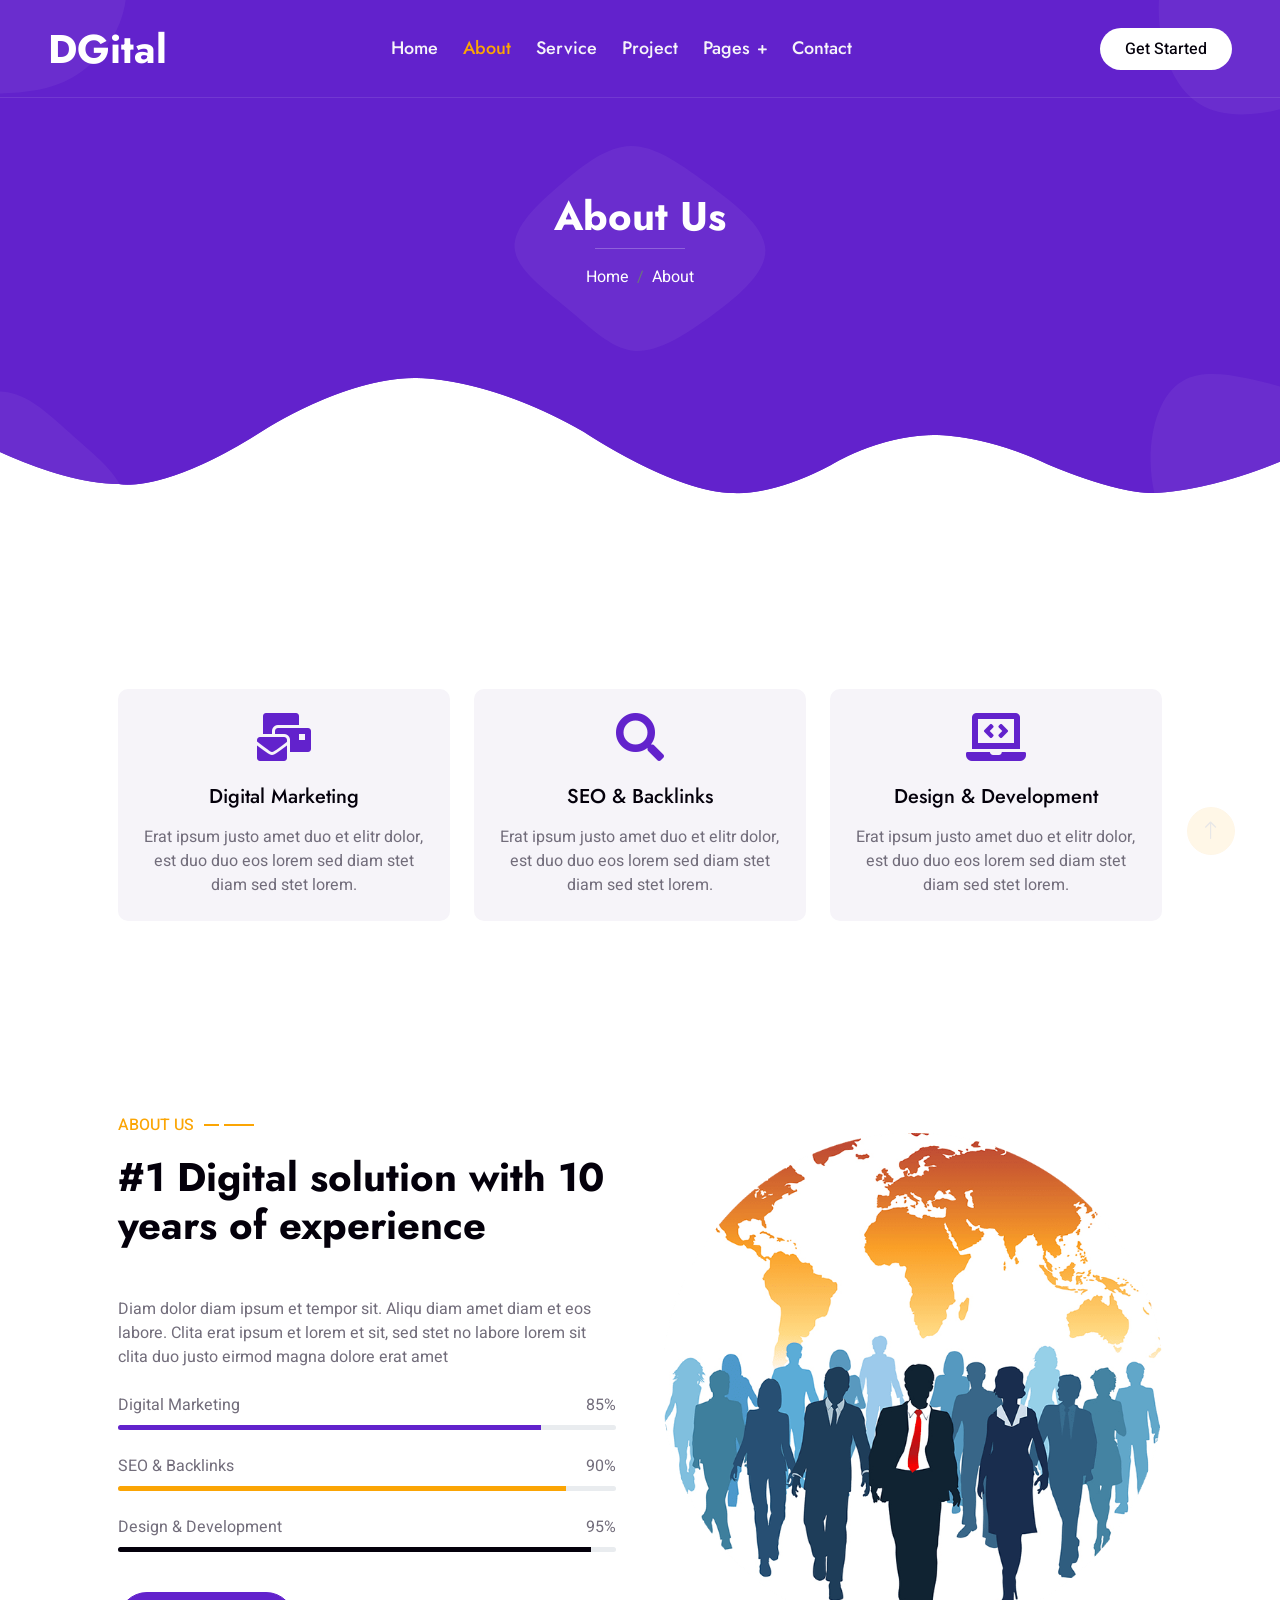
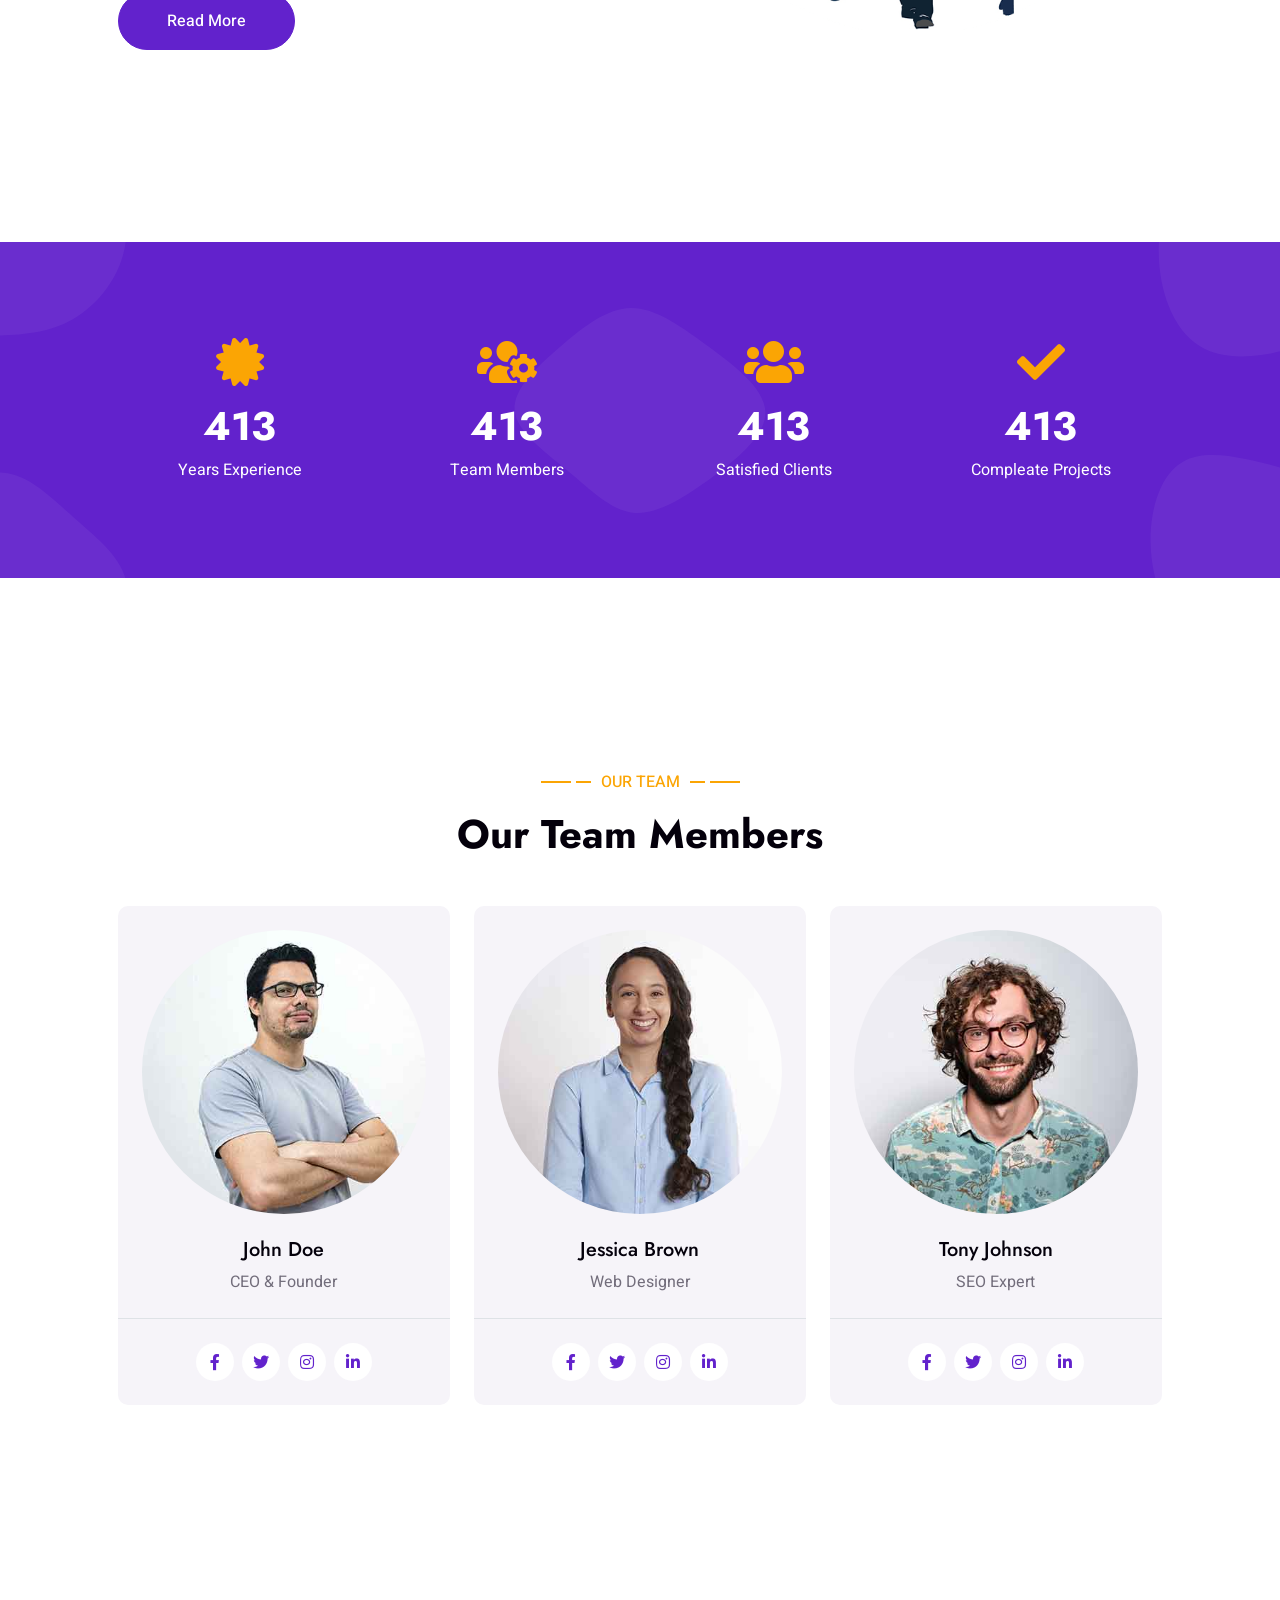
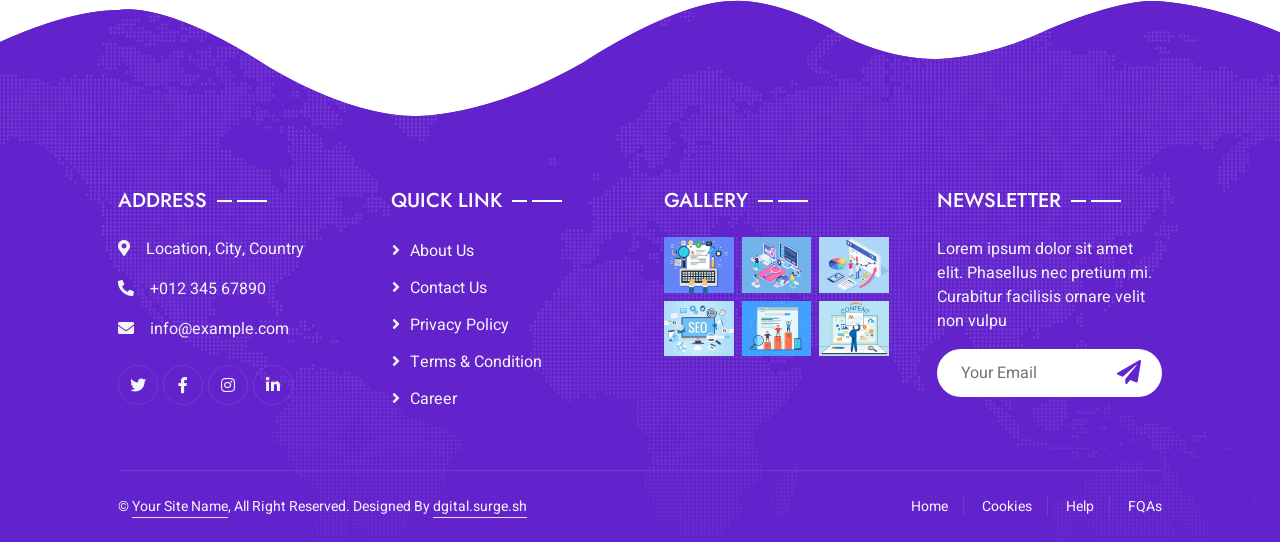
<file: DGital-template/about.html>
<!DOCTYPE html>
<html lang="en">

<head>
    <meta charset="utf-8">
    <title>DGital - Digital Agency HTML Template</title>
    <meta content="width=device-width, initial-scale=1.0" name="viewport">
    <meta content="" name="keywords">
    <meta content="" name="description">

    <!-- Favicon -->
    <link href="img/favicon.ico" rel="icon">

    <!-- Google Web Fonts -->
    <link rel="preconnect" href="https://fonts.googleapis.com">
    <link rel="preconnect" href="https://fonts.gstatic.com" crossorigin>
    <link href="https://fonts.googleapis.com/css2?family=Heebo:wght@400;500&family=Jost:wght@500;600;700&display=swap" rel="stylesheet"> 

    <!-- Icon Font Stylesheet -->
    <link href="https://cdnjs.cloudflare.com/ajax/libs/font-awesome/5.10.0/css/all.min.css" rel="stylesheet">
    <link href="https://cdn.jsdelivr.net/npm/bootstrap-icons@1.4.1/font/bootstrap-icons.css" rel="stylesheet">

    <!-- Libraries Stylesheet -->
    <link href="lib/animate/animate.min.css" rel="stylesheet">
    <link href="lib/owlcarousel/assets/owl.carousel.min.css" rel="stylesheet">
    <link href="lib/lightbox/css/lightbox.min.css" rel="stylesheet">

    <!-- Customized Bootstrap Stylesheet -->
    <link href="css/bootstrap.min.css" rel="stylesheet">

    <!-- Template Stylesheet -->
    <link href="css/style.css" rel="stylesheet">
</head>

<body>
    <div class="container-xxl bg-white p-0">
        <!-- Spinner Start -->
        <div id="spinner" class="show bg-white position-fixed translate-middle w-100 vh-100 top-50 start-50 d-flex align-items-center justify-content-center">
            <div class="spinner-grow text-primary" style="width: 3rem; height: 3rem;" role="status">
                <span class="sr-only">Loading...</span>
            </div>
        </div>
        <!-- Spinner End -->


        <!-- Navbar & Hero Start -->
        <div class="container-xxl position-relative p-0">
            <nav class="navbar navbar-expand-lg navbar-light px-4 px-lg-5 py-3 py-lg-0">
                <a href="index.html" class="navbar-brand p-0">
                    <h1 class="m-0">DGital</h1>
                    <!-- <img src="img/logo.png" alt="Logo"> -->
                </a>
                <button class="navbar-toggler" type="button" data-bs-toggle="collapse" data-bs-target="#navbarCollapse">
                    <span class="fa fa-bars"></span>
                </button>
                <div class="collapse navbar-collapse" id="navbarCollapse">
                    <div class="navbar-nav mx-auto py-0">
                        <a href="index.html" class="nav-item nav-link">Home</a>
                        <a href="about.html" class="nav-item nav-link active">About</a>
                        <a href="service.html" class="nav-item nav-link">Service</a>
                        <a href="project.html" class="nav-item nav-link">Project</a>
                        <div class="nav-item dropdown">
                            <a href="#" class="nav-link dropdown-toggle" data-bs-toggle="dropdown">Pages</a>
                            <div class="dropdown-menu m-0">
                                <a href="team.html" class="dropdown-item">Our Team</a>
                                <a href="testimonial.html" class="dropdown-item">Testimonial</a>
                            </div>
                        </div>
                        <a href="contact.html" class="nav-item nav-link">Contact</a>
                    </div>
                    <a href="" class="btn rounded-pill py-2 px-4 ms-3 d-none d-lg-block">Get Started</a>
                </div>
            </nav>

            <div class="container-xxl py-5 bg-primary hero-header">
                <div class="container my-5 py-5 px-lg-5">
                    <div class="row g-5 py-5">
                        <div class="col-12 text-center">
                            <h1 class="text-white animated slideInDown">About Us</h1>
                            <hr class="bg-white mx-auto mt-0" style="width: 90px;">
                            <nav aria-label="breadcrumb">
                                <ol class="breadcrumb justify-content-center">
                                    <li class="breadcrumb-item"><a class="text-white" href="#">Home</a></li>
                                    <li class="breadcrumb-item text-white active" aria-current="page">About</li>
                                </ol>
                            </nav>
                        </div>
                    </div>
                </div>
            </div>
        </div>
        <!-- Navbar & Hero End -->


        <!-- Feature Start -->
        <div class="container-xxl py-5">
            <div class="container py-5 px-lg-5">
                <div class="row g-4">
                    <div class="col-lg-4 wow fadeInUp" data-wow-delay="0.1s">
                        <div class="feature-item bg-light rounded text-center p-4">
                            <i class="fa fa-3x fa-mail-bulk text-primary mb-4"></i>
                            <h5 class="mb-3">Digital Marketing</h5>
                            <p class="m-0">Erat ipsum justo amet duo et elitr dolor, est duo duo eos lorem sed diam stet diam sed stet lorem.</p>
                        </div>
                    </div>
                    <div class="col-lg-4 wow fadeInUp" data-wow-delay="0.3s">
                        <div class="feature-item bg-light rounded text-center p-4">
                            <i class="fa fa-3x fa-search text-primary mb-4"></i>
                            <h5 class="mb-3">SEO & Backlinks</h5>
                            <p class="m-0">Erat ipsum justo amet duo et elitr dolor, est duo duo eos lorem sed diam stet diam sed stet lorem.</p>
                        </div>
                    </div>
                    <div class="col-lg-4 wow fadeInUp" data-wow-delay="0.5s">
                        <div class="feature-item bg-light rounded text-center p-4">
                            <i class="fa fa-3x fa-laptop-code text-primary mb-4"></i>
                            <h5 class="mb-3">Design & Development</h5>
                            <p class="m-0">Erat ipsum justo amet duo et elitr dolor, est duo duo eos lorem sed diam stet diam sed stet lorem.</p>
                        </div>
                    </div>
                </div>
            </div>
        </div>
        <!-- Feature End -->


        <!-- About Start -->
        <div class="container-xxl py-5">
            <div class="container py-5 px-lg-5">
                <div class="row g-5 align-items-center">
                    <div class="col-lg-6 wow fadeInUp" data-wow-delay="0.1s">
                        <p class="section-title text-secondary">About Us<span></span></p>
                        <h1 class="mb-5">#1 Digital solution with 10 years of experience</h1>
                        <p class="mb-4">Diam dolor diam ipsum et tempor sit. Aliqu diam amet diam et eos labore. Clita erat ipsum et lorem et sit, sed stet no labore lorem sit clita duo justo eirmod magna dolore erat amet</p>
                        <div class="skill mb-4">
                            <div class="d-flex justify-content-between">
                                <p class="mb-2">Digital Marketing</p>
                                <p class="mb-2">85%</p>
                            </div>
                            <div class="progress">
                                <div class="progress-bar bg-primary" role="progressbar" aria-valuenow="85" aria-valuemin="0" aria-valuemax="100"></div>
                            </div>
                        </div>
                        <div class="skill mb-4">
                            <div class="d-flex justify-content-between">
                                <p class="mb-2">SEO & Backlinks</p>
                                <p class="mb-2">90%</p>
                            </div>
                            <div class="progress">
                                <div class="progress-bar bg-secondary" role="progressbar" aria-valuenow="90" aria-valuemin="0" aria-valuemax="100"></div>
                            </div>
                        </div>
                        <div class="skill mb-4">
                            <div class="d-flex justify-content-between">
                                <p class="mb-2">Design & Development</p>
                                <p class="mb-2">95%</p>
                            </div>
                            <div class="progress">
                                <div class="progress-bar bg-dark" role="progressbar" aria-valuenow="95" aria-valuemin="0" aria-valuemax="100"></div>
                            </div>
                        </div>
                        <a href="" class="btn btn-primary py-sm-3 px-sm-5 rounded-pill mt-3">Read More</a>
                    </div>
                    <div class="col-lg-6">
                        <img class="img-fluid wow zoomIn" data-wow-delay="0.5s" src="img/about.png">
                    </div>
                </div>
            </div>
        </div>
        <!-- About End -->


        <!-- Facts Start -->
        <div class="container-xxl bg-primary fact py-5 wow fadeInUp" data-wow-delay="0.1s">
            <div class="container py-5 px-lg-5">
                <div class="row g-4">
                    <div class="col-md-6 col-lg-3 text-center wow fadeIn" data-wow-delay="0.1s">
                        <i class="fa fa-certificate fa-3x text-secondary mb-3"></i>
                        <h1 class="text-white mb-2" data-toggle="counter-up">1234</h1>
                        <p class="text-white mb-0">Years Experience</p>
                    </div>
                    <div class="col-md-6 col-lg-3 text-center wow fadeIn" data-wow-delay="0.3s">
                        <i class="fa fa-users-cog fa-3x text-secondary mb-3"></i>
                        <h1 class="text-white mb-2" data-toggle="counter-up">1234</h1>
                        <p class="text-white mb-0">Team Members</p>
                    </div>
                    <div class="col-md-6 col-lg-3 text-center wow fadeIn" data-wow-delay="0.5s">
                        <i class="fa fa-users fa-3x text-secondary mb-3"></i>
                        <h1 class="text-white mb-2" data-toggle="counter-up">1234</h1>
                        <p class="text-white mb-0">Satisfied Clients</p>
                    </div>
                    <div class="col-md-6 col-lg-3 text-center wow fadeIn" data-wow-delay="0.7s">
                        <i class="fa fa-check fa-3x text-secondary mb-3"></i>
                        <h1 class="text-white mb-2" data-toggle="counter-up">1234</h1>
                        <p class="text-white mb-0">Compleate Projects</p>
                    </div>
                </div>
            </div>
        </div>
        <!-- Facts End -->
        

        <!-- Team Start -->
        <div class="container-xxl py-5">
            <div class="container py-5 px-lg-5">
                <div class="wow fadeInUp" data-wow-delay="0.1s">
                    <p class="section-title text-secondary justify-content-center"><span></span>Our Team<span></span></p>
                    <h1 class="text-center mb-5">Our Team Members</h1>
                </div>
                <div class="row g-4">
                    <div class="col-lg-4 col-md-6 wow fadeInUp" data-wow-delay="0.1s">
                        <div class="team-item bg-light rounded">
                            <div class="text-center border-bottom p-4">
                                <img class="img-fluid rounded-circle mb-4" src="img/team-1.jpg" alt="">
                                <h5>John Doe</h5>
                                <span>CEO & Founder</span>
                            </div>
                            <div class="d-flex justify-content-center p-4">
                                <a class="btn btn-square mx-1" href=""><i class="fab fa-facebook-f"></i></a>
                                <a class="btn btn-square mx-1" href=""><i class="fab fa-twitter"></i></a>
                                <a class="btn btn-square mx-1" href=""><i class="fab fa-instagram"></i></a>
                                <a class="btn btn-square mx-1" href=""><i class="fab fa-linkedin-in"></i></a>
                            </div>
                        </div>
                    </div>
                    <div class="col-lg-4 col-md-6 wow fadeInUp" data-wow-delay="0.3s">
                        <div class="team-item bg-light rounded">
                            <div class="text-center border-bottom p-4">
                                <img class="img-fluid rounded-circle mb-4" src="img/team-2.jpg" alt="">
                                <h5>Jessica Brown</h5>
                                <span>Web Designer</span>
                            </div>
                            <div class="d-flex justify-content-center p-4">
                                <a class="btn btn-square mx-1" href=""><i class="fab fa-facebook-f"></i></a>
                                <a class="btn btn-square mx-1" href=""><i class="fab fa-twitter"></i></a>
                                <a class="btn btn-square mx-1" href=""><i class="fab fa-instagram"></i></a>
                                <a class="btn btn-square mx-1" href=""><i class="fab fa-linkedin-in"></i></a>
                            </div>
                        </div>
                    </div>
                    <div class="col-lg-4 col-md-6 wow fadeInUp" data-wow-delay="0.5s">
                        <div class="team-item bg-light rounded">
                            <div class="text-center border-bottom p-4">
                                <img class="img-fluid rounded-circle mb-4" src="img/team-3.jpg" alt="">
                                <h5>Tony Johnson</h5>
                                <span>SEO Expert</span>
                            </div>
                            <div class="d-flex justify-content-center p-4">
                                <a class="btn btn-square mx-1" href=""><i class="fab fa-facebook-f"></i></a>
                                <a class="btn btn-square mx-1" href=""><i class="fab fa-twitter"></i></a>
                                <a class="btn btn-square mx-1" href=""><i class="fab fa-instagram"></i></a>
                                <a class="btn btn-square mx-1" href=""><i class="fab fa-linkedin-in"></i></a>
                            </div>
                        </div>
                    </div>
                </div>
            </div>
        </div>
        <!-- Team End -->
        

        <!-- Footer Start -->
        <div class="container-fluid bg-primary text-light footer wow fadeIn" data-wow-delay="0.1s">
            <div class="container py-5 px-lg-5">
                <div class="row g-5">
                    <div class="col-md-6 col-lg-3">
                        <p class="section-title text-white h5 mb-4">Address<span></span></p>
                        <p><i class="fa fa-map-marker-alt me-3"></i>Location, City, Country</p>
                        <p><i class="fa fa-phone-alt me-3"></i>+012 345 67890</p>
                        <p><i class="fa fa-envelope me-3"></i>info@example.com</p>
                        <div class="d-flex pt-2">
                            <a class="btn btn-outline-light btn-social" href=""><i class="fab fa-twitter"></i></a>
                            <a class="btn btn-outline-light btn-social" href=""><i class="fab fa-facebook-f"></i></a>
                            <a class="btn btn-outline-light btn-social" href=""><i class="fab fa-instagram"></i></a>
                            <a class="btn btn-outline-light btn-social" href=""><i class="fab fa-linkedin-in"></i></a>
                        </div>
                    </div>
                    <div class="col-md-6 col-lg-3">
                        <p class="section-title text-white h5 mb-4">Quick Link<span></span></p>
                        <a class="btn btn-link" href="">About Us</a>
                        <a class="btn btn-link" href="">Contact Us</a>
                        <a class="btn btn-link" href="">Privacy Policy</a>
                        <a class="btn btn-link" href="">Terms & Condition</a>
                        <a class="btn btn-link" href="">Career</a>
                    </div>
                    <div class="col-md-6 col-lg-3">
                        <p class="section-title text-white h5 mb-4">Gallery<span></span></p>
                        <div class="row g-2">
                            <div class="col-4">
                                <img class="img-fluid" src="img/portfolio-1.jpg" alt="Image">
                            </div>
                            <div class="col-4">
                                <img class="img-fluid" src="img/portfolio-2.jpg" alt="Image">
                            </div>
                            <div class="col-4">
                                <img class="img-fluid" src="img/portfolio-3.jpg" alt="Image">
                            </div>
                            <div class="col-4">
                                <img class="img-fluid" src="img/portfolio-4.jpg" alt="Image">
                            </div>
                            <div class="col-4">
                                <img class="img-fluid" src="img/portfolio-5.jpg" alt="Image">
                            </div>
                            <div class="col-4">
                                <img class="img-fluid" src="img/portfolio-6.jpg" alt="Image">
                            </div>
                        </div>
                    </div>
                    <div class="col-md-6 col-lg-3">
                        <p class="section-title text-white h5 mb-4">Newsletter<span></span></p>
                        <p>Lorem ipsum dolor sit amet elit. Phasellus nec pretium mi. Curabitur facilisis ornare velit non vulpu</p>
                        <div class="position-relative w-100 mt-3">
                            <input class="form-control border-0 rounded-pill w-100 ps-4 pe-5" type="text" placeholder="Your Email" style="height: 48px;">
                            <button type="button" class="btn shadow-none position-absolute top-0 end-0 mt-1 me-2"><i class="fa fa-paper-plane text-primary fs-4"></i></button>
                        </div>
                    </div>
                </div>
            </div>
            <div class="container px-lg-5">
                <div class="copyright">
                    <div class="row">
                        <div class="col-md-6 text-center text-md-start mb-3 mb-md-0">
                            &copy; <a class="border-bottom" href="#">Your Site Name</a>, All Right Reserved. 
							Designed By <a class="border-bottom" href="#">dgital.surge.sh</a>
                        </div>
                        <div class="col-md-6 text-center text-md-end">
                            <div class="footer-menu">
                                <a href="">Home</a>
                                <a href="">Cookies</a>
                                <a href="">Help</a>
                                <a href="">FQAs</a>
                            </div>
                        </div>
                    </div>
                </div>
            </div>
        </div>
        <!-- Footer End -->


        <!-- Back to Top -->
        <a href="#" class="btn btn-lg btn-secondary btn-lg-square back-to-top"><i class="bi bi-arrow-up"></i></a>
    </div>

    <!-- JavaScript Libraries -->
    <script src="https://code.jquery.com/jquery-3.4.1.min.js"></script>
    <script src="https://cdn.jsdelivr.net/npm/bootstrap@5.0.0/dist/js/bootstrap.bundle.min.js"></script>
    <script src="lib/wow/wow.min.js"></script>
    <script src="lib/easing/easing.min.js"></script>
    <script src="lib/waypoints/waypoints.min.js"></script>
    <script src="lib/counterup/counterup.min.js"></script>
    <script src="lib/owlcarousel/owl.carousel.min.js"></script>
    <script src="lib/isotope/isotope.pkgd.min.js"></script>
    <script src="lib/lightbox/js/lightbox.min.js"></script>

    <!-- Template Javascript -->
    <script src="js/main.js"></script>
</body>

</html>
</file>
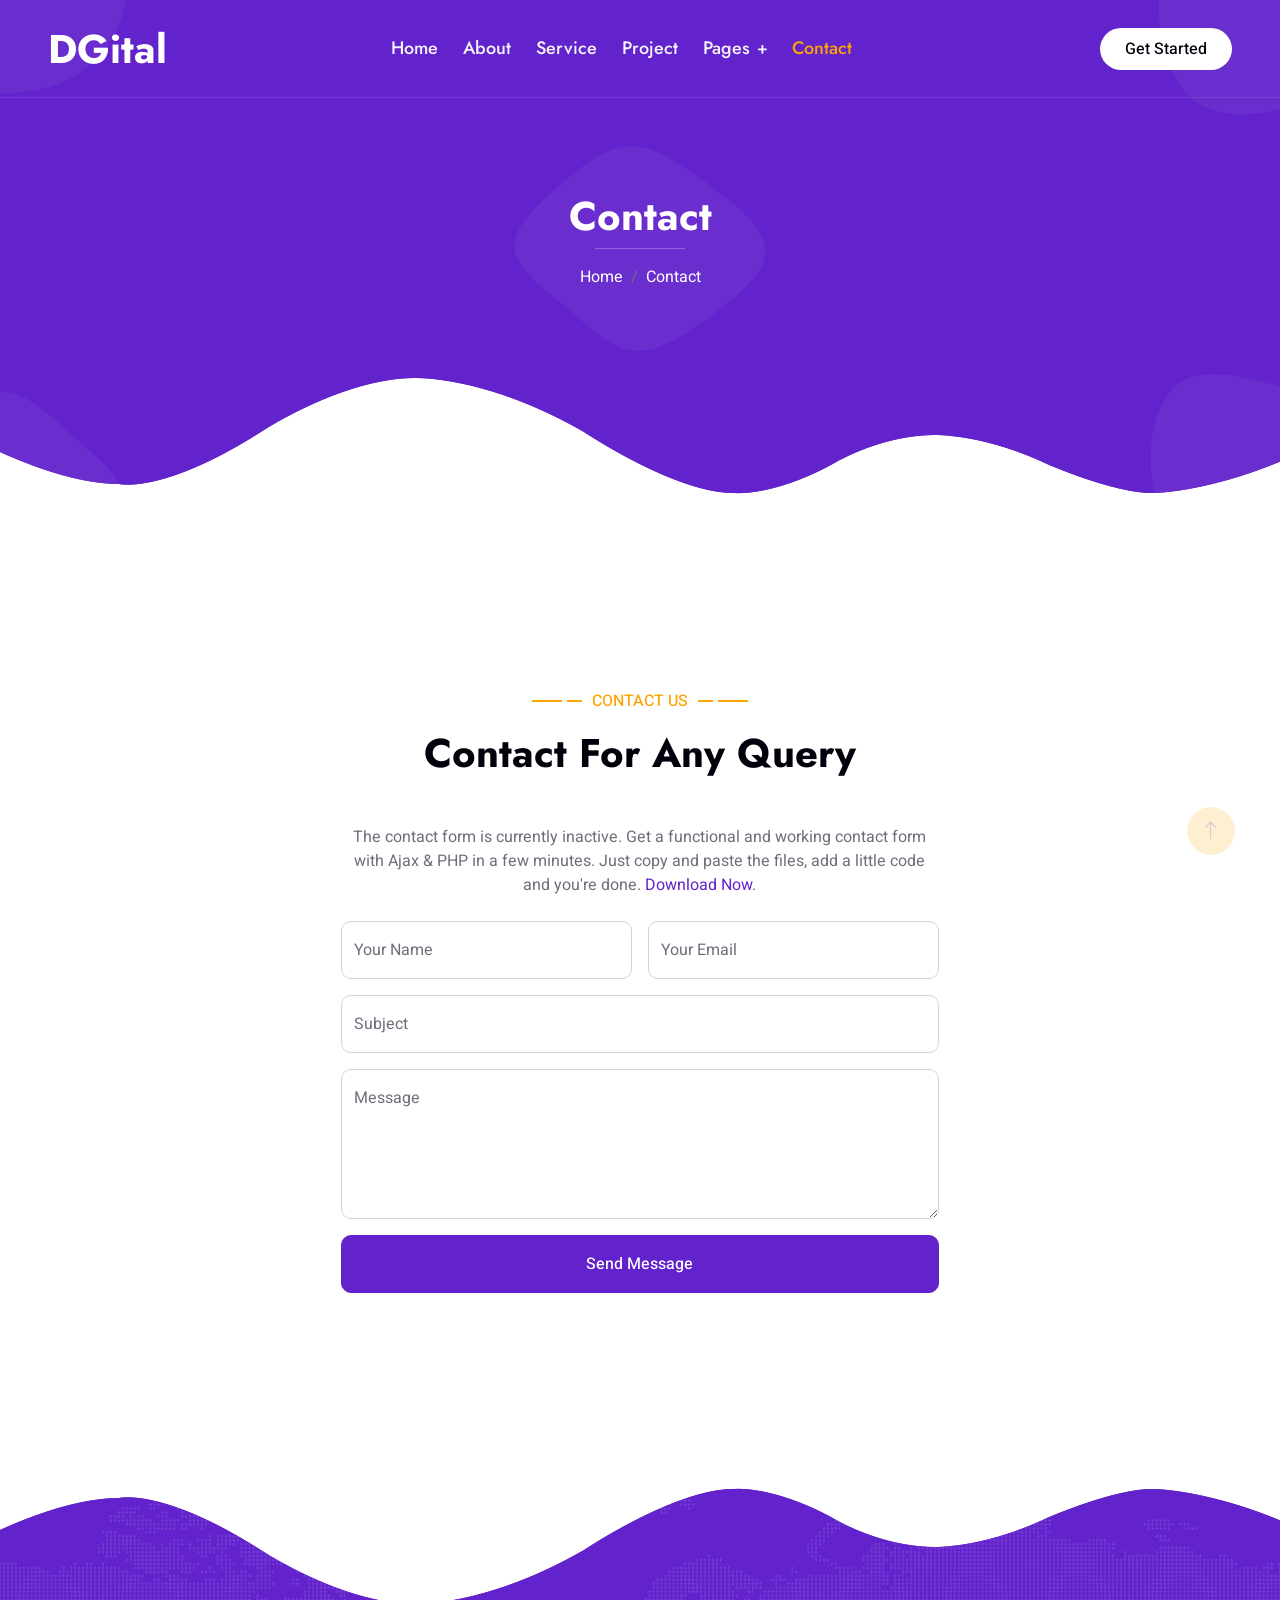
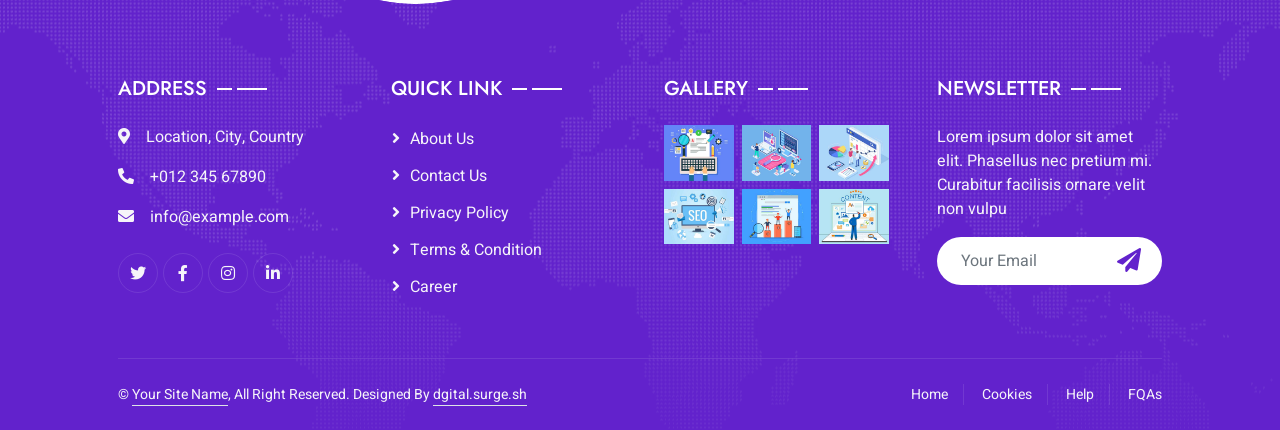
<file: DGital-template/contact.html>
<!DOCTYPE html>
<html lang="en">

<head>
    <meta charset="utf-8">
    <title>DGital - Digital Agency HTML Template</title>
    <meta content="width=device-width, initial-scale=1.0" name="viewport">
    <meta content="" name="keywords">
    <meta content="" name="description">

    <!-- Favicon -->
    <link href="img/favicon.ico" rel="icon">

    <!-- Google Web Fonts -->
    <link rel="preconnect" href="https://fonts.googleapis.com">
    <link rel="preconnect" href="https://fonts.gstatic.com" crossorigin>
    <link href="https://fonts.googleapis.com/css2?family=Heebo:wght@400;500&family=Jost:wght@500;600;700&display=swap" rel="stylesheet"> 

    <!-- Icon Font Stylesheet -->
    <link href="https://cdnjs.cloudflare.com/ajax/libs/font-awesome/5.10.0/css/all.min.css" rel="stylesheet">
    <link href="https://cdn.jsdelivr.net/npm/bootstrap-icons@1.4.1/font/bootstrap-icons.css" rel="stylesheet">

    <!-- Libraries Stylesheet -->
    <link href="lib/animate/animate.min.css" rel="stylesheet">
    <link href="lib/owlcarousel/assets/owl.carousel.min.css" rel="stylesheet">
    <link href="lib/lightbox/css/lightbox.min.css" rel="stylesheet">

    <!-- Customized Bootstrap Stylesheet -->
    <link href="css/bootstrap.min.css" rel="stylesheet">

    <!-- Template Stylesheet -->
    <link href="css/style.css" rel="stylesheet">
</head>

<body>
    <div class="container-xxl bg-white p-0">
        <!-- Spinner Start -->
        <div id="spinner" class="show bg-white position-fixed translate-middle w-100 vh-100 top-50 start-50 d-flex align-items-center justify-content-center">
            <div class="spinner-grow text-primary" style="width: 3rem; height: 3rem;" role="status">
                <span class="sr-only">Loading...</span>
            </div>
        </div>
        <!-- Spinner End -->


        <!-- Navbar & Hero Start -->
        <div class="container-xxl position-relative p-0">
            <nav class="navbar navbar-expand-lg navbar-light px-4 px-lg-5 py-3 py-lg-0">
                <a href="index.html" class="navbar-brand p-0">
                    <h1 class="m-0">DGital</h1>
                    <!-- <img src="img/logo.png" alt="Logo"> -->
                </a>
                <button class="navbar-toggler" type="button" data-bs-toggle="collapse" data-bs-target="#navbarCollapse">
                    <span class="fa fa-bars"></span>
                </button>
                <div class="collapse navbar-collapse" id="navbarCollapse">
                    <div class="navbar-nav mx-auto py-0">
                        <a href="index.html" class="nav-item nav-link">Home</a>
                        <a href="about.html" class="nav-item nav-link">About</a>
                        <a href="service.html" class="nav-item nav-link">Service</a>
                        <a href="project.html" class="nav-item nav-link">Project</a>
                        <div class="nav-item dropdown">
                            <a href="#" class="nav-link dropdown-toggle" data-bs-toggle="dropdown">Pages</a>
                            <div class="dropdown-menu m-0">
                                <a href="team.html" class="dropdown-item">Our Team</a>
                                <a href="testimonial.html" class="dropdown-item">Testimonial</a>
                            </div>
                        </div>
                        <a href="contact.html" class="nav-item nav-link active">Contact</a>
                    </div>
                    <a href="" class="btn rounded-pill py-2 px-4 ms-3 d-none d-lg-block">Get Started</a>
                </div>
            </nav>

            <div class="container-xxl py-5 bg-primary hero-header">
                <div class="container my-5 py-5 px-lg-5">
                    <div class="row g-5 py-5">
                        <div class="col-12 text-center">
                            <h1 class="text-white animated slideInDown">Contact</h1>
                            <hr class="bg-white mx-auto mt-0" style="width: 90px;">
                            <nav aria-label="breadcrumb">
                                <ol class="breadcrumb justify-content-center">
                                    <li class="breadcrumb-item"><a class="text-white" href="#">Home</a></li>
                                    <li class="breadcrumb-item text-white active" aria-current="page">Contact</li>
                                </ol>
                            </nav>
                        </div>
                    </div>
                </div>
            </div>
        </div>
        <!-- Navbar & Hero End -->


        <!-- Contact Start -->
        <div class="container-xxl py-5">
            <div class="container py-5 px-lg-5">
                <div class="wow fadeInUp" data-wow-delay="0.1s">
                    <p class="section-title text-secondary justify-content-center"><span></span>Contact Us<span></span></p>
                    <h1 class="text-center mb-5">Contact For Any Query</h1>
                </div>
                <div class="row justify-content-center">
                    <div class="col-lg-7">
                        <div class="wow fadeInUp" data-wow-delay="0.3s">
                            <p class="text-center mb-4">The contact form is currently inactive. Get a functional and working contact form with Ajax & PHP in a few minutes. Just copy and paste the files, add a little code and you're done. <a href="#">Download Now</a>.</p>
                            <form>
                                <div class="row g-3">
                                    <div class="col-md-6">
                                        <div class="form-floating">
                                            <input type="text" class="form-control" id="name" placeholder="Your Name">
                                            <label for="name">Your Name</label>
                                        </div>
                                    </div>
                                    <div class="col-md-6">
                                        <div class="form-floating">
                                            <input type="email" class="form-control" id="email" placeholder="Your Email">
                                            <label for="email">Your Email</label>
                                        </div>
                                    </div>
                                    <div class="col-12">
                                        <div class="form-floating">
                                            <input type="text" class="form-control" id="subject" placeholder="Subject">
                                            <label for="subject">Subject</label>
                                        </div>
                                    </div>
                                    <div class="col-12">
                                        <div class="form-floating">
                                            <textarea class="form-control" placeholder="Leave a message here" id="message" style="height: 150px"></textarea>
                                            <label for="message">Message</label>
                                        </div>
                                    </div>
                                    <div class="col-12">
                                        <button class="btn btn-primary w-100 py-3" type="submit">Send Message</button>
                                    </div>
                                </div>
                            </form>
                        </div>
                    </div>
                </div>
            </div>
        </div>
        <!-- Contact End -->
        

        <!-- Footer Start -->
        <div class="container-fluid bg-primary text-light footer wow fadeIn" data-wow-delay="0.1s">
            <div class="container py-5 px-lg-5">
                <div class="row g-5">
                    <div class="col-md-6 col-lg-3">
                        <p class="section-title text-white h5 mb-4">Address<span></span></p>
                        <p><i class="fa fa-map-marker-alt me-3"></i>Location, City, Country</p>
                        <p><i class="fa fa-phone-alt me-3"></i>+012 345 67890</p>
                        <p><i class="fa fa-envelope me-3"></i>info@example.com</p>
                        <div class="d-flex pt-2">
                            <a class="btn btn-outline-light btn-social" href=""><i class="fab fa-twitter"></i></a>
                            <a class="btn btn-outline-light btn-social" href=""><i class="fab fa-facebook-f"></i></a>
                            <a class="btn btn-outline-light btn-social" href=""><i class="fab fa-instagram"></i></a>
                            <a class="btn btn-outline-light btn-social" href=""><i class="fab fa-linkedin-in"></i></a>
                        </div>
                    </div>
                    <div class="col-md-6 col-lg-3">
                        <p class="section-title text-white h5 mb-4">Quick Link<span></span></p>
                        <a class="btn btn-link" href="">About Us</a>
                        <a class="btn btn-link" href="">Contact Us</a>
                        <a class="btn btn-link" href="">Privacy Policy</a>
                        <a class="btn btn-link" href="">Terms & Condition</a>
                        <a class="btn btn-link" href="">Career</a>
                    </div>
                    <div class="col-md-6 col-lg-3">
                        <p class="section-title text-white h5 mb-4">Gallery<span></span></p>
                        <div class="row g-2">
                            <div class="col-4">
                                <img class="img-fluid" src="img/portfolio-1.jpg" alt="Image">
                            </div>
                            <div class="col-4">
                                <img class="img-fluid" src="img/portfolio-2.jpg" alt="Image">
                            </div>
                            <div class="col-4">
                                <img class="img-fluid" src="img/portfolio-3.jpg" alt="Image">
                            </div>
                            <div class="col-4">
                                <img class="img-fluid" src="img/portfolio-4.jpg" alt="Image">
                            </div>
                            <div class="col-4">
                                <img class="img-fluid" src="img/portfolio-5.jpg" alt="Image">
                            </div>
                            <div class="col-4">
                                <img class="img-fluid" src="img/portfolio-6.jpg" alt="Image">
                            </div>
                        </div>
                    </div>
                    <div class="col-md-6 col-lg-3">
                        <p class="section-title text-white h5 mb-4">Newsletter<span></span></p>
                        <p>Lorem ipsum dolor sit amet elit. Phasellus nec pretium mi. Curabitur facilisis ornare velit non vulpu</p>
                        <div class="position-relative w-100 mt-3">
                            <input class="form-control border-0 rounded-pill w-100 ps-4 pe-5" type="text" placeholder="Your Email" style="height: 48px;">
                            <button type="button" class="btn shadow-none position-absolute top-0 end-0 mt-1 me-2"><i class="fa fa-paper-plane text-primary fs-4"></i></button>
                        </div>
                    </div>
                </div>
            </div>
            <div class="container px-lg-5">
                <div class="copyright">
                    <div class="row">
                        <div class="col-md-6 text-center text-md-start mb-3 mb-md-0">
                            &copy; <a class="border-bottom" href="#">Your Site Name</a>, All Right Reserved. 
							
							
							Designed By <a class="border-bottom" href="#">dgital.surge.sh</a>
                        </div>
                        <div class="col-md-6 text-center text-md-end">
                            <div class="footer-menu">
                                <a href="">Home</a>
                                <a href="">Cookies</a>
                                <a href="">Help</a>
                                <a href="">FQAs</a>
                            </div>
                        </div>
                    </div>
                </div>
            </div>
        </div>
        <!-- Footer End -->


        <!-- Back to Top -->
        <a href="#" class="btn btn-lg btn-secondary btn-lg-square back-to-top"><i class="bi bi-arrow-up"></i></a>
    </div>

    <!-- JavaScript Libraries -->
    <script src="https://code.jquery.com/jquery-3.4.1.min.js"></script>
    <script src="https://cdn.jsdelivr.net/npm/bootstrap@5.0.0/dist/js/bootstrap.bundle.min.js"></script>
    <script src="lib/wow/wow.min.js"></script>
    <script src="lib/easing/easing.min.js"></script>
    <script src="lib/waypoints/waypoints.min.js"></script>
    <script src="lib/counterup/counterup.min.js"></script>
    <script src="lib/owlcarousel/owl.carousel.min.js"></script>
    <script src="lib/isotope/isotope.pkgd.min.js"></script>
    <script src="lib/lightbox/js/lightbox.min.js"></script>

    <!-- Template Javascript -->
    <script src="js/main.js"></script>
</body>

</html>
</file>
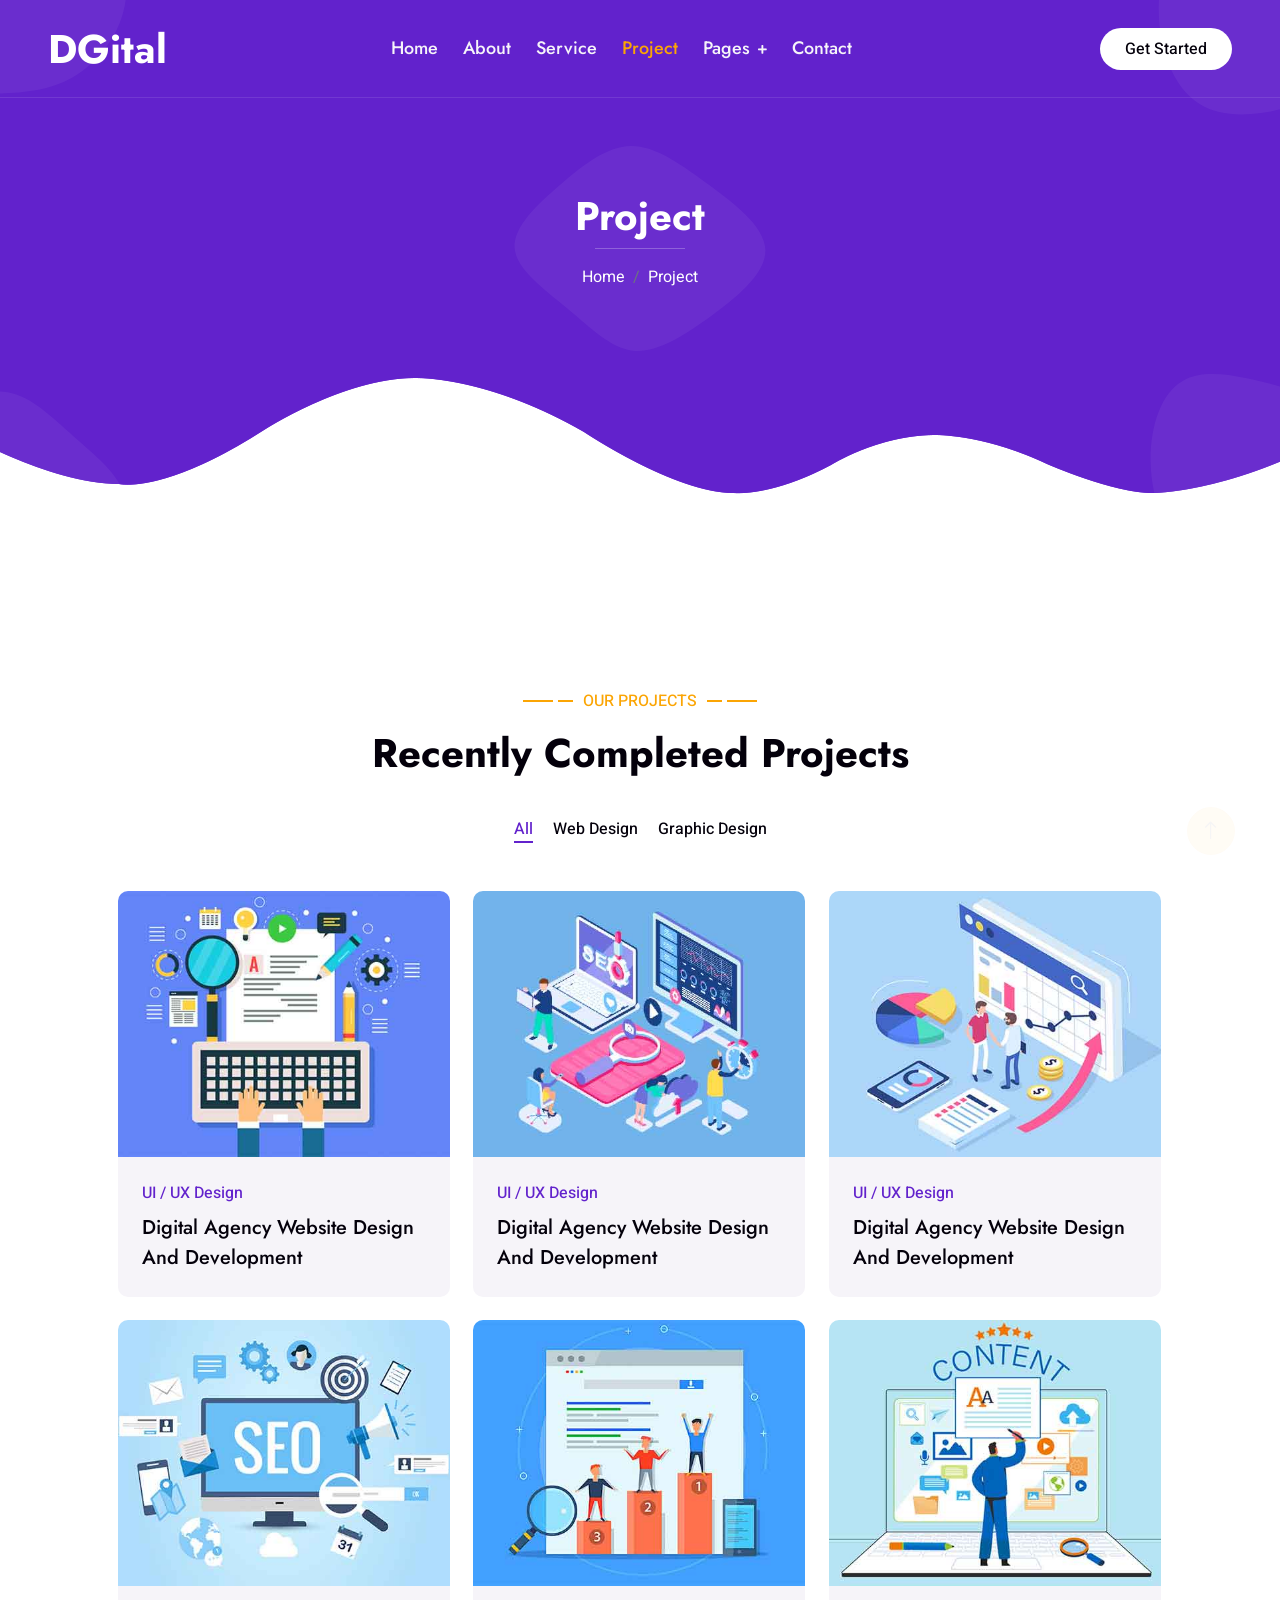
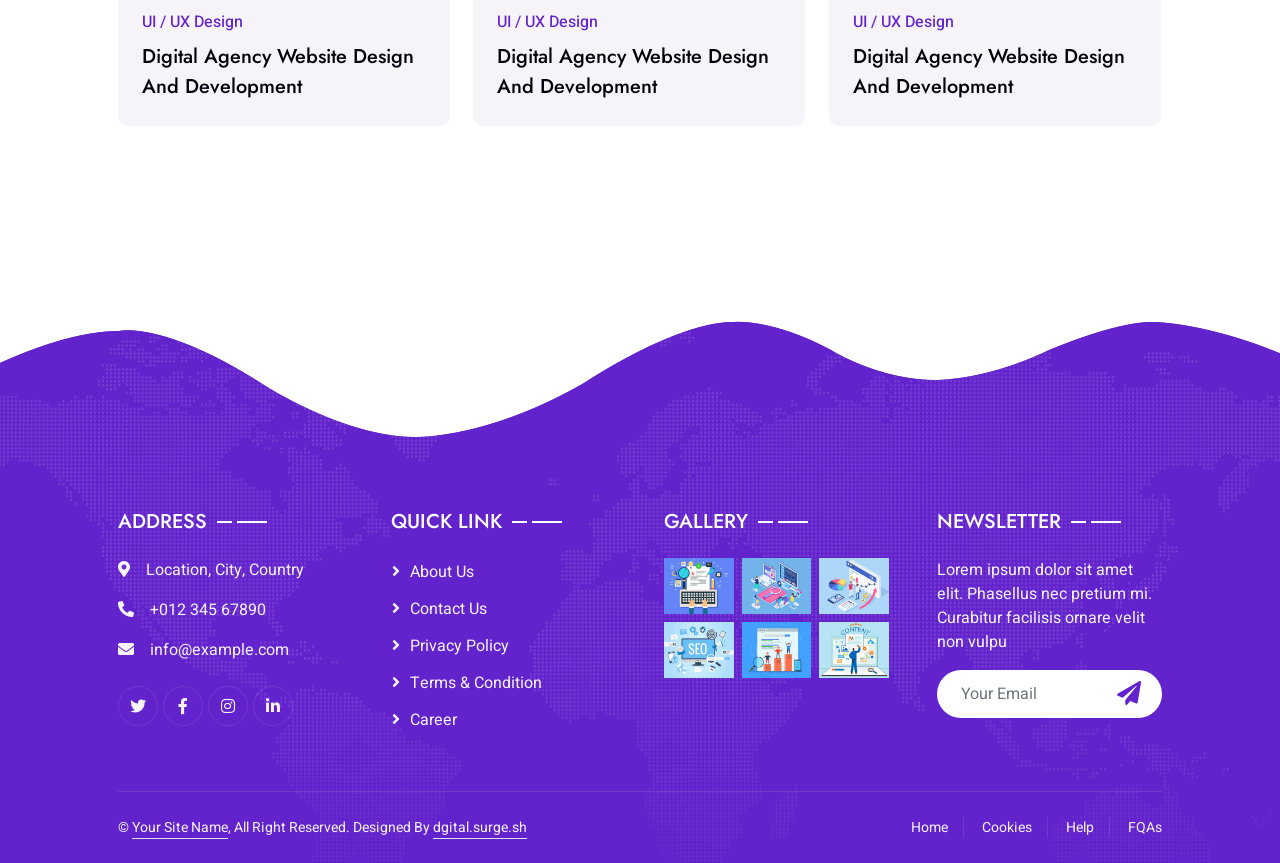
<file: DGital-template/project.html>
<!DOCTYPE html>
<html lang="en">

<head>
    <meta charset="utf-8">
    <title>DGital - Digital Agency HTML Template</title>
    <meta content="width=device-width, initial-scale=1.0" name="viewport">
    <meta content="" name="keywords">
    <meta content="" name="description">

    <!-- Favicon -->
    <link href="img/favicon.ico" rel="icon">

    <!-- Google Web Fonts -->
    <link rel="preconnect" href="https://fonts.googleapis.com">
    <link rel="preconnect" href="https://fonts.gstatic.com" crossorigin>
    <link href="https://fonts.googleapis.com/css2?family=Heebo:wght@400;500&family=Jost:wght@500;600;700&display=swap" rel="stylesheet"> 

    <!-- Icon Font Stylesheet -->
    <link href="https://cdnjs.cloudflare.com/ajax/libs/font-awesome/5.10.0/css/all.min.css" rel="stylesheet">
    <link href="https://cdn.jsdelivr.net/npm/bootstrap-icons@1.4.1/font/bootstrap-icons.css" rel="stylesheet">

    <!-- Libraries Stylesheet -->
    <link href="lib/animate/animate.min.css" rel="stylesheet">
    <link href="lib/owlcarousel/assets/owl.carousel.min.css" rel="stylesheet">
    <link href="lib/lightbox/css/lightbox.min.css" rel="stylesheet">

    <!-- Customized Bootstrap Stylesheet -->
    <link href="css/bootstrap.min.css" rel="stylesheet">

    <!-- Template Stylesheet -->
    <link href="css/style.css" rel="stylesheet">
</head>

<body>
    <div class="container-xxl bg-white p-0">
        <!-- Spinner Start -->
        <div id="spinner" class="show bg-white position-fixed translate-middle w-100 vh-100 top-50 start-50 d-flex align-items-center justify-content-center">
            <div class="spinner-grow text-primary" style="width: 3rem; height: 3rem;" role="status">
                <span class="sr-only">Loading...</span>
            </div>
        </div>
        <!-- Spinner End -->


        <!-- Navbar & Hero Start -->
        <div class="container-xxl position-relative p-0">
            <nav class="navbar navbar-expand-lg navbar-light px-4 px-lg-5 py-3 py-lg-0">
                <a href="index.html" class="navbar-brand p-0">
                    <h1 class="m-0">DGital</h1>
                    <!-- <img src="img/logo.png" alt="Logo"> -->
                </a>
                <button class="navbar-toggler" type="button" data-bs-toggle="collapse" data-bs-target="#navbarCollapse">
                    <span class="fa fa-bars"></span>
                </button>
                <div class="collapse navbar-collapse" id="navbarCollapse">
                    <div class="navbar-nav mx-auto py-0">
                        <a href="index.html" class="nav-item nav-link">Home</a>
                        <a href="about.html" class="nav-item nav-link">About</a>
                        <a href="service.html" class="nav-item nav-link">Service</a>
                        <a href="project.html" class="nav-item nav-link active">Project</a>
                        <div class="nav-item dropdown">
                            <a href="#" class="nav-link dropdown-toggle" data-bs-toggle="dropdown">Pages</a>
                            <div class="dropdown-menu m-0">
                                <a href="team.html" class="dropdown-item">Our Team</a>
                                <a href="testimonial.html" class="dropdown-item">Testimonial</a>
                            </div>
                        </div>
                        <a href="contact.html" class="nav-item nav-link">Contact</a>
                    </div>
                    <a href="" class="btn rounded-pill py-2 px-4 ms-3 d-none d-lg-block">Get Started</a>
                </div>
            </nav>

            <div class="container-xxl py-5 bg-primary hero-header">
                <div class="container my-5 py-5 px-lg-5">
                    <div class="row g-5 py-5">
                        <div class="col-12 text-center">
                            <h1 class="text-white animated slideInDown">Project</h1>
                            <hr class="bg-white mx-auto mt-0" style="width: 90px;">
                            <nav aria-label="breadcrumb">
                                <ol class="breadcrumb justify-content-center">
                                    <li class="breadcrumb-item"><a class="text-white" href="#">Home</a></li>
                                    <li class="breadcrumb-item text-white active" aria-current="page">Project</li>
                                </ol>
                            </nav>
                        </div>
                    </div>
                </div>
            </div>
        </div>
        <!-- Navbar & Hero End -->


        <!-- Projects Start -->
        <div class="container-xxl py-5">
            <div class="container py-5 px-lg-5">
                <div class="wow fadeInUp" data-wow-delay="0.1s">
                    <p class="section-title text-secondary justify-content-center"><span></span>Our Projects<span></span></p>
                    <h1 class="text-center mb-5">Recently Completed Projects</h1>
                </div>
                <div class="row mt-n2 wow fadeInUp" data-wow-delay="0.3s">
                    <div class="col-12 text-center">
                        <ul class="list-inline mb-5" id="portfolio-flters">
                            <li class="mx-2 active" data-filter="*">All</li>
                            <li class="mx-2" data-filter=".first">Web Design</li>
                            <li class="mx-2" data-filter=".second">Graphic Design</li>
                        </ul>
                    </div>
                </div>
                <div class="row g-4 portfolio-container">
                    <div class="col-lg-4 col-md-6 portfolio-item first wow fadeInUp" data-wow-delay="0.1s">
                        <div class="rounded overflow-hidden">
                            <div class="position-relative overflow-hidden">
                                <img class="img-fluid w-100" src="img/portfolio-1.jpg" alt="">
                                <div class="portfolio-overlay">
                                    <a class="btn btn-square btn-outline-light mx-1" href="img/portfolio-1.jpg" data-lightbox="portfolio"><i class="fa fa-eye"></i></a>
                                    <a class="btn btn-square btn-outline-light mx-1" href=""><i class="fa fa-link"></i></a>
                                </div>
                            </div>
                            <div class="bg-light p-4">
                                <p class="text-primary fw-medium mb-2">UI / UX Design</p>
                                <h5 class="lh-base mb-0">Digital Agency Website Design And Development</a>
                            </div>
                        </div>
                    </div>
                    <div class="col-lg-4 col-md-6 portfolio-item second wow fadeInUp" data-wow-delay="0.3s">
                        <div class="rounded overflow-hidden">
                            <div class="position-relative overflow-hidden">
                                <img class="img-fluid w-100" src="img/portfolio-2.jpg" alt="">
                                <div class="portfolio-overlay">
                                    <a class="btn btn-square btn-outline-light mx-1" href="img/portfolio-2.jpg" data-lightbox="portfolio"><i class="fa fa-eye"></i></a>
                                    <a class="btn btn-square btn-outline-light mx-1" href=""><i class="fa fa-link"></i></a>
                                </div>
                            </div>
                            <div class="bg-light p-4">
                                <p class="text-primary fw-medium mb-2">UI / UX Design</p>
                                <h5 class="lh-base mb-0">Digital Agency Website Design And Development</a>
                            </div>
                        </div>
                    </div>
                    <div class="col-lg-4 col-md-6 portfolio-item first wow fadeInUp" data-wow-delay="0.5s">
                        <div class="rounded overflow-hidden">
                            <div class="position-relative overflow-hidden">
                                <img class="img-fluid w-100" src="img/portfolio-3.jpg" alt="">
                                <div class="portfolio-overlay">
                                    <a class="btn btn-square btn-outline-light mx-1" href="img/portfolio-3.jpg" data-lightbox="portfolio"><i class="fa fa-eye"></i></a>
                                    <a class="btn btn-square btn-outline-light mx-1" href=""><i class="fa fa-link"></i></a>
                                </div>
                            </div>
                            <div class="bg-light p-4">
                                <p class="text-primary fw-medium mb-2">UI / UX Design</p>
                                <h5 class="lh-base mb-0">Digital Agency Website Design And Development</a>
                            </div>
                        </div>
                    </div>
                    <div class="col-lg-4 col-md-6 portfolio-item second wow fadeInUp" data-wow-delay="0.1s">
                        <div class="rounded overflow-hidden">
                            <div class="position-relative overflow-hidden">
                                <img class="img-fluid w-100" src="img/portfolio-4.jpg" alt="">
                                <div class="portfolio-overlay">
                                    <a class="btn btn-square btn-outline-light mx-1" href="img/portfolio-4.jpg" data-lightbox="portfolio"><i class="fa fa-eye"></i></a>
                                    <a class="btn btn-square btn-outline-light mx-1" href=""><i class="fa fa-link"></i></a>
                                </div>
                            </div>
                            <div class="bg-light p-4">
                                <p class="text-primary fw-medium mb-2">UI / UX Design</p>
                                <h5 class="lh-base mb-0">Digital Agency Website Design And Development</a>
                            </div>
                        </div>
                    </div>
                    <div class="col-lg-4 col-md-6 portfolio-item first wow fadeInUp" data-wow-delay="0.3s">
                        <div class="rounded overflow-hidden">
                            <div class="position-relative overflow-hidden">
                                <img class="img-fluid w-100" src="img/portfolio-5.jpg" alt="">
                                <div class="portfolio-overlay">
                                    <a class="btn btn-square btn-outline-light mx-1" href="img/portfolio-5.jpg" data-lightbox="portfolio"><i class="fa fa-eye"></i></a>
                                    <a class="btn btn-square btn-outline-light mx-1" href=""><i class="fa fa-link"></i></a>
                                </div>
                            </div>
                            <div class="bg-light p-4">
                                <p class="text-primary fw-medium mb-2">UI / UX Design</p>
                                <h5 class="lh-base mb-0">Digital Agency Website Design And Development</a>
                            </div>
                        </div>
                    </div>
                    <div class="col-lg-4 col-md-6 portfolio-item second wow fadeInUp" data-wow-delay="0.5s">
                        <div class="rounded overflow-hidden">
                            <div class="position-relative overflow-hidden">
                                <img class="img-fluid w-100" src="img/portfolio-6.jpg" alt="">
                                <div class="portfolio-overlay">
                                    <a class="btn btn-square btn-outline-light mx-1" href="img/portfolio-6.jpg" data-lightbox="portfolio"><i class="fa fa-eye"></i></a>
                                    <a class="btn btn-square btn-outline-light mx-1" href=""><i class="fa fa-link"></i></a>
                                </div>
                            </div>
                            <div class="bg-light p-4">
                                <p class="text-primary fw-medium mb-2">UI / UX Design</p>
                                <h5 class="lh-base mb-0">Digital Agency Website Design And Development</a>
                            </div>
                        </div>
                    </div>
                </div>
            </div>
        </div>
        <!-- Projects End -->
        

        <!-- Footer Start -->
        <div class="container-fluid bg-primary text-light footer wow fadeIn" data-wow-delay="0.1s">
            <div class="container py-5 px-lg-5">
                <div class="row g-5">
                    <div class="col-md-6 col-lg-3">
                        <p class="section-title text-white h5 mb-4">Address<span></span></p>
                        <p><i class="fa fa-map-marker-alt me-3"></i>Location, City, Country</p>
                        <p><i class="fa fa-phone-alt me-3"></i>+012 345 67890</p>
                        <p><i class="fa fa-envelope me-3"></i>info@example.com</p>
                        <div class="d-flex pt-2">
                            <a class="btn btn-outline-light btn-social" href=""><i class="fab fa-twitter"></i></a>
                            <a class="btn btn-outline-light btn-social" href=""><i class="fab fa-facebook-f"></i></a>
                            <a class="btn btn-outline-light btn-social" href=""><i class="fab fa-instagram"></i></a>
                            <a class="btn btn-outline-light btn-social" href=""><i class="fab fa-linkedin-in"></i></a>
                        </div>
                    </div>
                    <div class="col-md-6 col-lg-3">
                        <p class="section-title text-white h5 mb-4">Quick Link<span></span></p>
                        <a class="btn btn-link" href="">About Us</a>
                        <a class="btn btn-link" href="">Contact Us</a>
                        <a class="btn btn-link" href="">Privacy Policy</a>
                        <a class="btn btn-link" href="">Terms & Condition</a>
                        <a class="btn btn-link" href="">Career</a>
                    </div>
                    <div class="col-md-6 col-lg-3">
                        <p class="section-title text-white h5 mb-4">Gallery<span></span></p>
                        <div class="row g-2">
                            <div class="col-4">
                                <img class="img-fluid" src="img/portfolio-1.jpg" alt="Image">
                            </div>
                            <div class="col-4">
                                <img class="img-fluid" src="img/portfolio-2.jpg" alt="Image">
                            </div>
                            <div class="col-4">
                                <img class="img-fluid" src="img/portfolio-3.jpg" alt="Image">
                            </div>
                            <div class="col-4">
                                <img class="img-fluid" src="img/portfolio-4.jpg" alt="Image">
                            </div>
                            <div class="col-4">
                                <img class="img-fluid" src="img/portfolio-5.jpg" alt="Image">
                            </div>
                            <div class="col-4">
                                <img class="img-fluid" src="img/portfolio-6.jpg" alt="Image">
                            </div>
                        </div>
                    </div>
                    <div class="col-md-6 col-lg-3">
                        <p class="section-title text-white h5 mb-4">Newsletter<span></span></p>
                        <p>Lorem ipsum dolor sit amet elit. Phasellus nec pretium mi. Curabitur facilisis ornare velit non vulpu</p>
                        <div class="position-relative w-100 mt-3">
                            <input class="form-control border-0 rounded-pill w-100 ps-4 pe-5" type="text" placeholder="Your Email" style="height: 48px;">
                            <button type="button" class="btn shadow-none position-absolute top-0 end-0 mt-1 me-2"><i class="fa fa-paper-plane text-primary fs-4"></i></button>
                        </div>
                    </div>
                </div>
            </div>
            <div class="container px-lg-5">
                <div class="copyright">
                    <div class="row">
                        <div class="col-md-6 text-center text-md-start mb-3 mb-md-0">
                            &copy; <a class="border-bottom" href="#">Your Site Name</a>, All Right Reserved. 
							
							
							Designed By <a class="border-bottom" href="#">dgital.surge.sh</a>
                        </div>
                        <div class="col-md-6 text-center text-md-end">
                            <div class="footer-menu">
                                <a href="">Home</a>
                                <a href="">Cookies</a>
                                <a href="">Help</a>
                                <a href="">FQAs</a>
                            </div>
                        </div>
                    </div>
                </div>
            </div>
        </div>
        <!-- Footer End -->


        <!-- Back to Top -->
        <a href="#" class="btn btn-lg btn-secondary btn-lg-square back-to-top"><i class="bi bi-arrow-up"></i></a>
    </div>

    <!-- JavaScript Libraries -->
    <script src="https://code.jquery.com/jquery-3.4.1.min.js"></script>
    <script src="https://cdn.jsdelivr.net/npm/bootstrap@5.0.0/dist/js/bootstrap.bundle.min.js"></script>
    <script src="lib/wow/wow.min.js"></script>
    <script src="lib/easing/easing.min.js"></script>
    <script src="lib/waypoints/waypoints.min.js"></script>
    <script src="lib/counterup/counterup.min.js"></script>
    <script src="lib/owlcarousel/owl.carousel.min.js"></script>
    <script src="lib/isotope/isotope.pkgd.min.js"></script>
    <script src="lib/lightbox/js/lightbox.min.js"></script>

    <!-- Template Javascript -->
    <script src="js/main.js"></script>
</body>

</html>
</file>
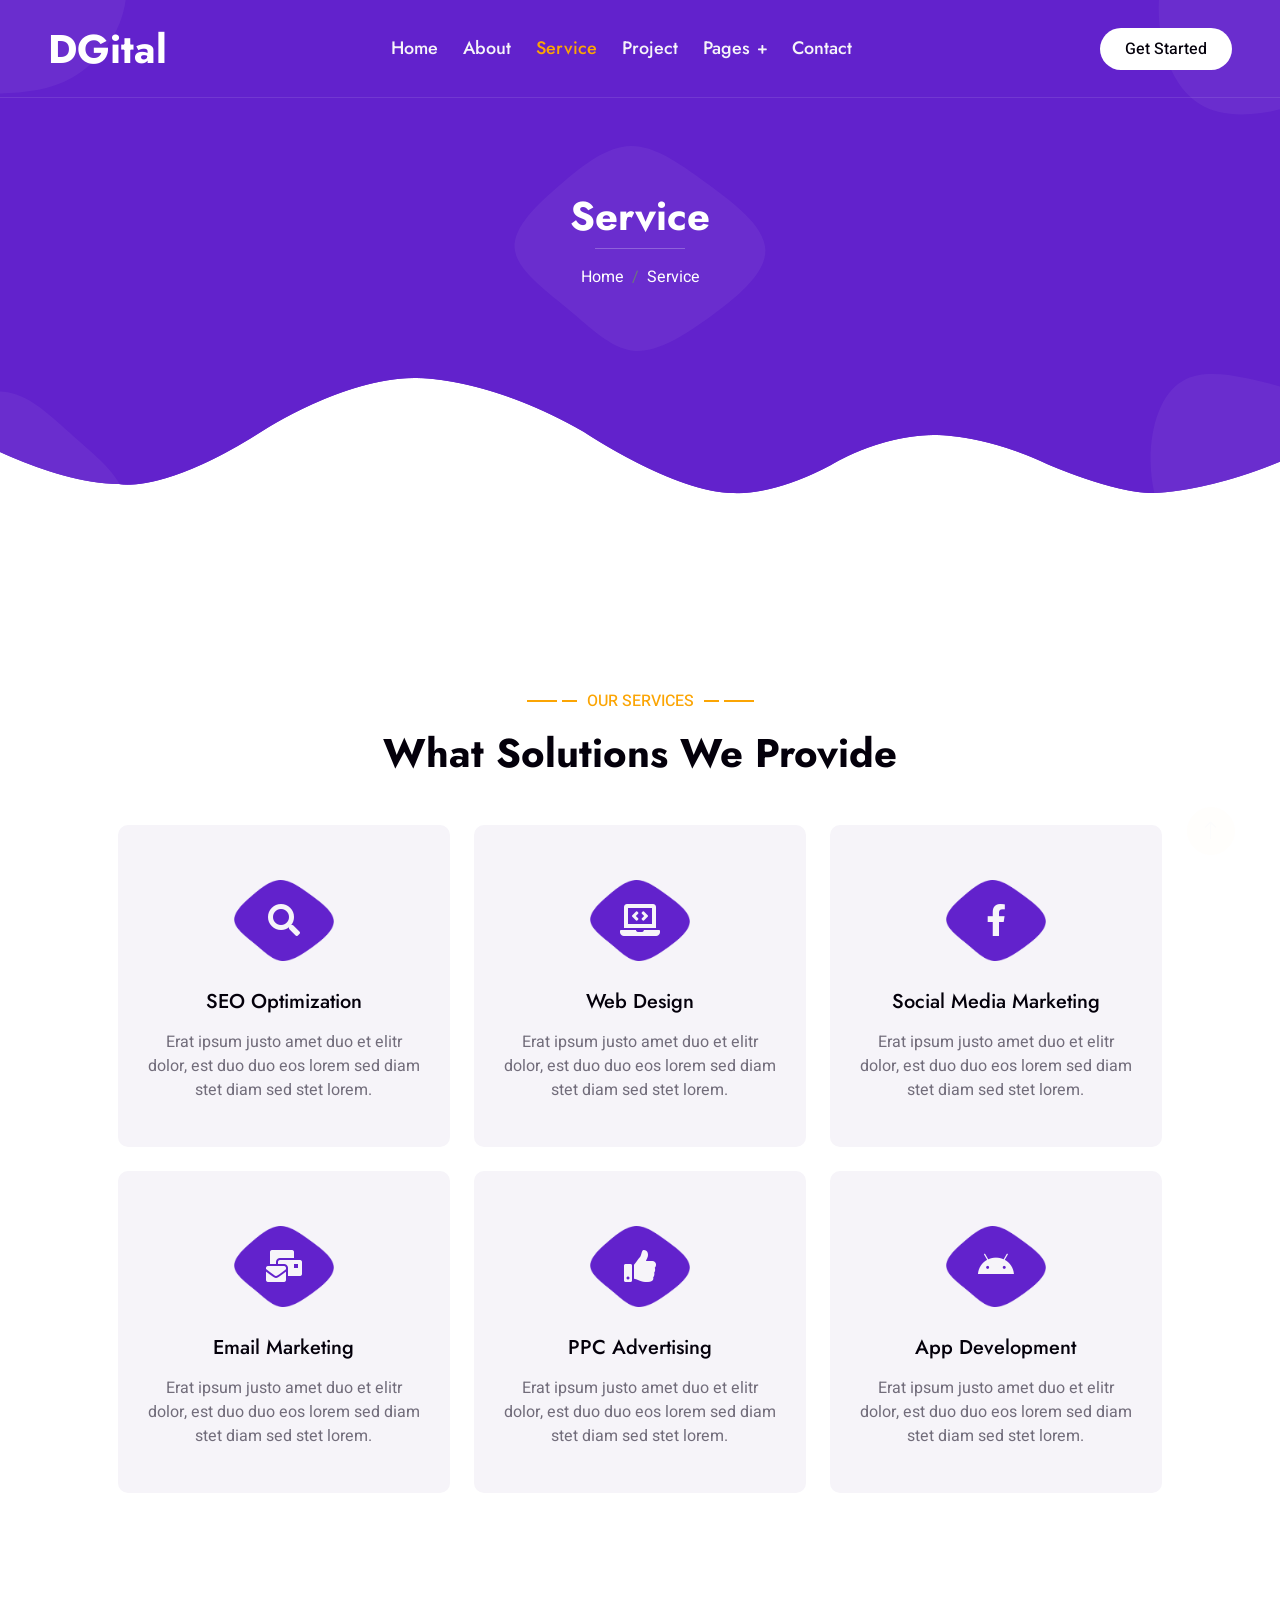
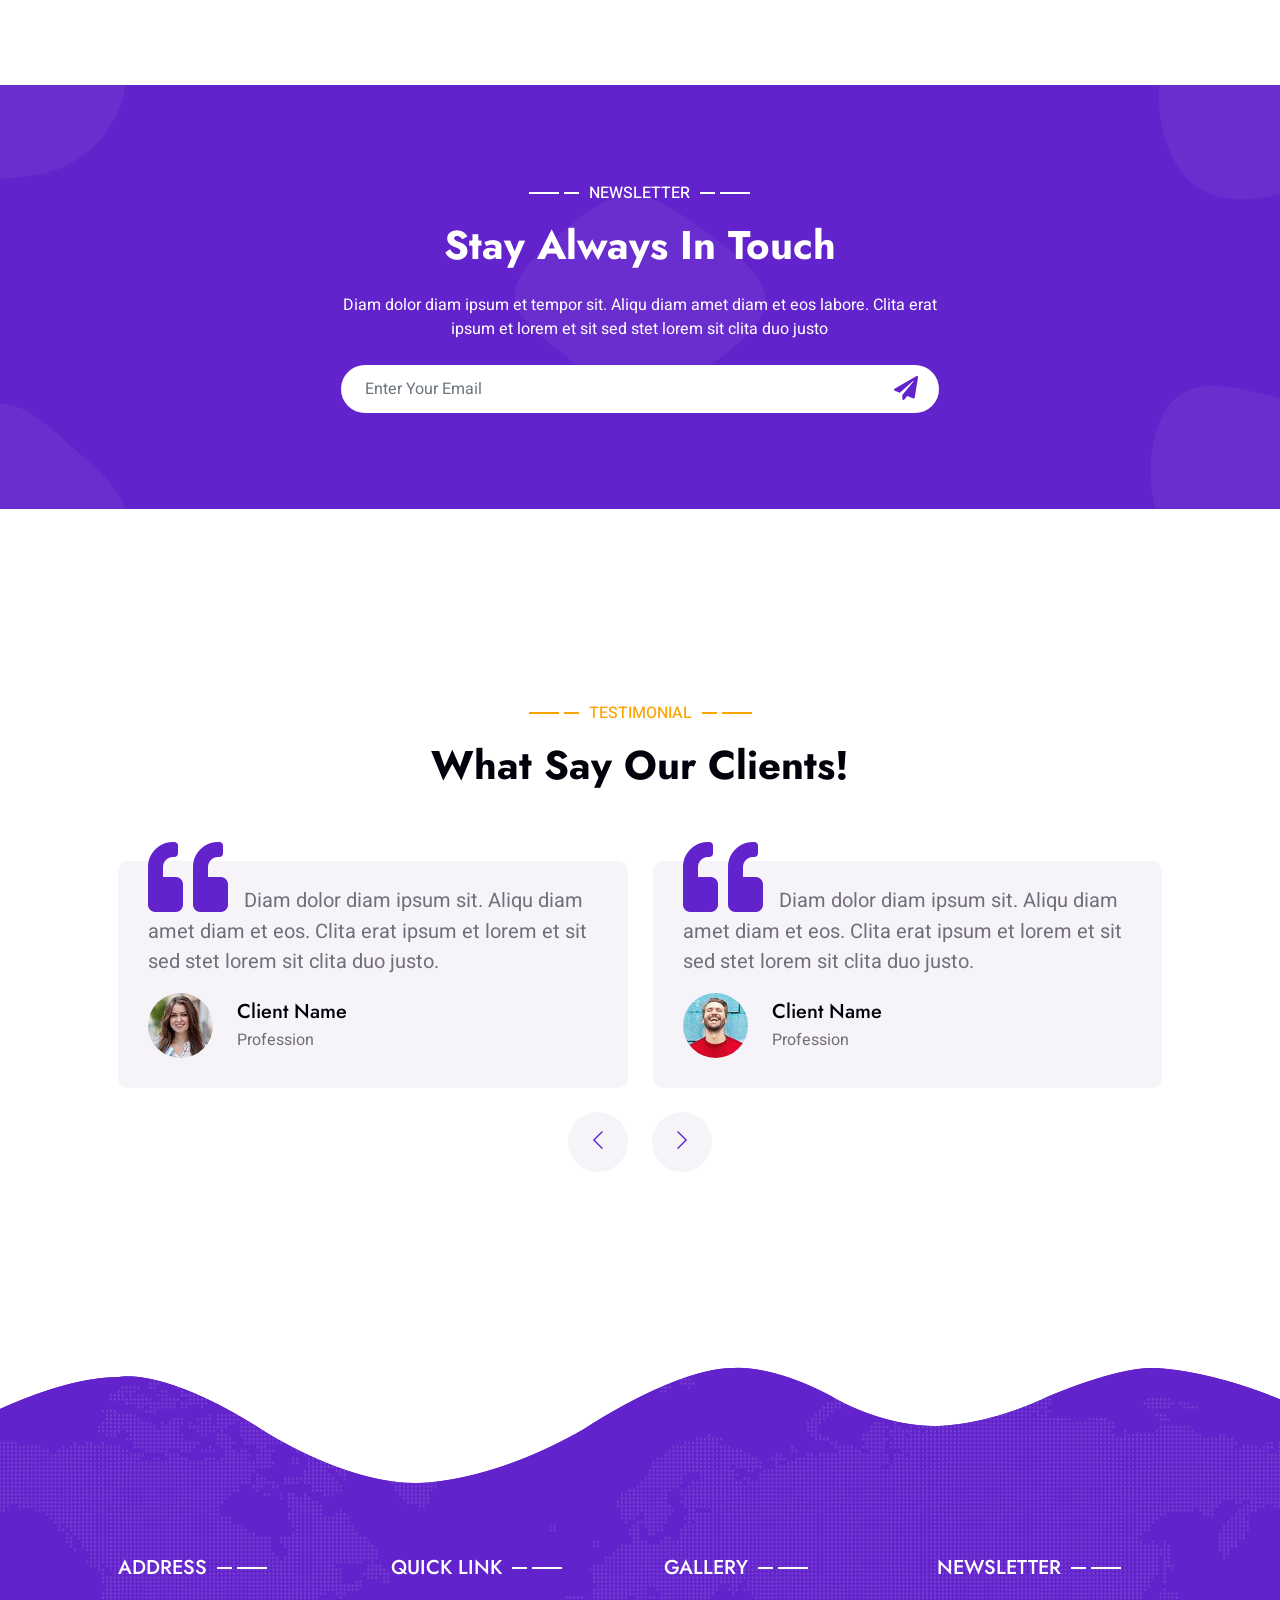
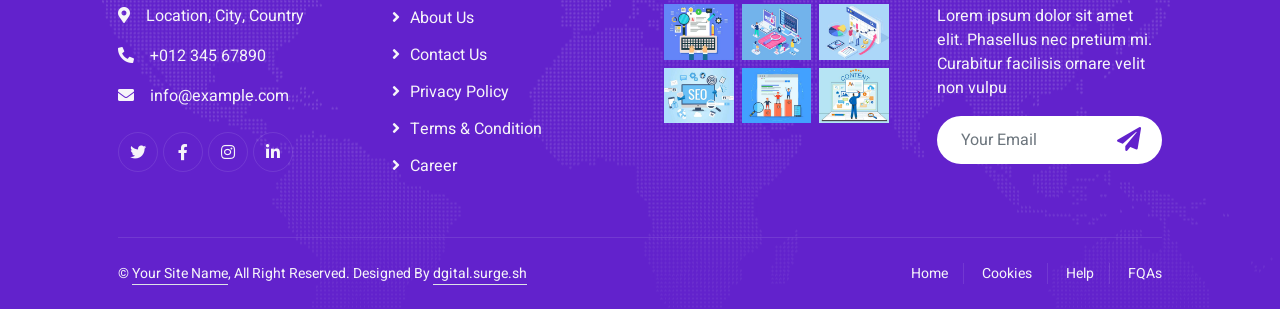
<file: DGital-template/service.html>
<!DOCTYPE html>
<html lang="en">

<head>
    <meta charset="utf-8">
    <title>DGital - Digital Agency HTML Template</title>
    <meta content="width=device-width, initial-scale=1.0" name="viewport">
    <meta content="" name="keywords">
    <meta content="" name="description">

    <!-- Favicon -->
    <link href="img/favicon.ico" rel="icon">

    <!-- Google Web Fonts -->
    <link rel="preconnect" href="https://fonts.googleapis.com">
    <link rel="preconnect" href="https://fonts.gstatic.com" crossorigin>
    <link href="https://fonts.googleapis.com/css2?family=Heebo:wght@400;500&family=Jost:wght@500;600;700&display=swap" rel="stylesheet"> 

    <!-- Icon Font Stylesheet -->
    <link href="https://cdnjs.cloudflare.com/ajax/libs/font-awesome/5.10.0/css/all.min.css" rel="stylesheet">
    <link href="https://cdn.jsdelivr.net/npm/bootstrap-icons@1.4.1/font/bootstrap-icons.css" rel="stylesheet">

    <!-- Libraries Stylesheet -->
    <link href="lib/animate/animate.min.css" rel="stylesheet">
    <link href="lib/owlcarousel/assets/owl.carousel.min.css" rel="stylesheet">
    <link href="lib/lightbox/css/lightbox.min.css" rel="stylesheet">

    <!-- Customized Bootstrap Stylesheet -->
    <link href="css/bootstrap.min.css" rel="stylesheet">

    <!-- Template Stylesheet -->
    <link href="css/style.css" rel="stylesheet">
</head>

<body>
    <div class="container-xxl bg-white p-0">
        <!-- Spinner Start -->
        <div id="spinner" class="show bg-white position-fixed translate-middle w-100 vh-100 top-50 start-50 d-flex align-items-center justify-content-center">
            <div class="spinner-grow text-primary" style="width: 3rem; height: 3rem;" role="status">
                <span class="sr-only">Loading...</span>
            </div>
        </div>
        <!-- Spinner End -->


        <!-- Navbar & Hero Start -->
        <div class="container-xxl position-relative p-0">
            <nav class="navbar navbar-expand-lg navbar-light px-4 px-lg-5 py-3 py-lg-0">
                <a href="index.html" class="navbar-brand p-0">
                    <h1 class="m-0">DGital</h1>
                    <!-- <img src="img/logo.png" alt="Logo"> -->
                </a>
                <button class="navbar-toggler" type="button" data-bs-toggle="collapse" data-bs-target="#navbarCollapse">
                    <span class="fa fa-bars"></span>
                </button>
                <div class="collapse navbar-collapse" id="navbarCollapse">
                    <div class="navbar-nav mx-auto py-0">
                        <a href="index.html" class="nav-item nav-link">Home</a>
                        <a href="about.html" class="nav-item nav-link">About</a>
                        <a href="service.html" class="nav-item nav-link active">Service</a>
                        <a href="project.html" class="nav-item nav-link">Project</a>
                        <div class="nav-item dropdown">
                            <a href="#" class="nav-link dropdown-toggle" data-bs-toggle="dropdown">Pages</a>
                            <div class="dropdown-menu m-0">
                                <a href="team.html" class="dropdown-item">Our Team</a>
                                <a href="testimonial.html" class="dropdown-item">Testimonial</a>
                            </div>
                        </div>
                        <a href="contact.html" class="nav-item nav-link">Contact</a>
                    </div>
                    <a href="" class="btn rounded-pill py-2 px-4 ms-3 d-none d-lg-block">Get Started</a>
                </div>
            </nav>

            <div class="container-xxl py-5 bg-primary hero-header">
                <div class="container my-5 py-5 px-lg-5">
                    <div class="row g-5 py-5">
                        <div class="col-12 text-center">
                            <h1 class="text-white animated slideInDown">Service</h1>
                            <hr class="bg-white mx-auto mt-0" style="width: 90px;">
                            <nav aria-label="breadcrumb">
                                <ol class="breadcrumb justify-content-center">
                                    <li class="breadcrumb-item"><a class="text-white" href="#">Home</a></li>
                                    <li class="breadcrumb-item text-white active" aria-current="page">Service</li>
                                </ol>
                            </nav>
                        </div>
                    </div>
                </div>
            </div>
        </div>
        <!-- Navbar & Hero End -->


        <!-- Service Start -->
        <div class="container-xxl py-5">
            <div class="container py-5 px-lg-5">
                <div class="wow fadeInUp" data-wow-delay="0.1s">
                    <p class="section-title text-secondary justify-content-center"><span></span>Our Services<span></span></p>
                    <h1 class="text-center mb-5">What Solutions We Provide</h1>
                </div>
                <div class="row g-4">
                    <div class="col-lg-4 col-md-6 wow fadeInUp" data-wow-delay="0.1s">
                        <div class="service-item d-flex flex-column text-center rounded">
                            <div class="service-icon flex-shrink-0">
                                <i class="fa fa-search fa-2x"></i>
                            </div>
                            <h5 class="mb-3">SEO Optimization</h5>
                            <p class="m-0">Erat ipsum justo amet duo et elitr dolor, est duo duo eos lorem sed diam stet diam sed stet lorem.</p>
                            <a class="btn btn-square" href=""><i class="fa fa-arrow-right"></i></a>
                        </div>
                    </div>
                    <div class="col-lg-4 col-md-6 wow fadeInUp" data-wow-delay="0.3s">
                        <div class="service-item d-flex flex-column text-center rounded">
                            <div class="service-icon flex-shrink-0">
                                <i class="fa fa-laptop-code fa-2x"></i>
                            </div>
                            <h5 class="mb-3">Web Design</h5>
                            <p class="m-0">Erat ipsum justo amet duo et elitr dolor, est duo duo eos lorem sed diam stet diam sed stet lorem.</p>
                            <a class="btn btn-square" href=""><i class="fa fa-arrow-right"></i></a>
                        </div>
                    </div>
                    <div class="col-lg-4 col-md-6 wow fadeInUp" data-wow-delay="0.5s">
                        <div class="service-item d-flex flex-column text-center rounded">
                            <div class="service-icon flex-shrink-0">
                                <i class="fab fa-facebook-f fa-2x"></i>
                            </div>
                            <h5 class="mb-3">Social Media Marketing</h5>
                            <p class="m-0">Erat ipsum justo amet duo et elitr dolor, est duo duo eos lorem sed diam stet diam sed stet lorem.</p>
                            <a class="btn btn-square" href=""><i class="fa fa-arrow-right"></i></a>
                        </div>
                    </div>
                    <div class="col-lg-4 col-md-6 wow fadeInUp" data-wow-delay="0.1s">
                        <div class="service-item d-flex flex-column text-center rounded">
                            <div class="service-icon flex-shrink-0">
                                <i class="fa fa-mail-bulk fa-2x"></i>
                            </div>
                            <h5 class="mb-3">Email Marketing</h5>
                            <p class="m-0">Erat ipsum justo amet duo et elitr dolor, est duo duo eos lorem sed diam stet diam sed stet lorem.</p>
                            <a class="btn btn-square" href=""><i class="fa fa-arrow-right"></i></a>
                        </div>
                    </div>
                    <div class="col-lg-4 col-md-6 wow fadeInUp" data-wow-delay="0.3s">
                        <div class="service-item d-flex flex-column text-center rounded">
                            <div class="service-icon flex-shrink-0">
                                <i class="fa fa-thumbs-up fa-2x"></i>
                            </div>
                            <h5 class="mb-3">PPC Advertising</h5>
                            <p class="m-0">Erat ipsum justo amet duo et elitr dolor, est duo duo eos lorem sed diam stet diam sed stet lorem.</p>
                            <a class="btn btn-square" href=""><i class="fa fa-arrow-right"></i></a>
                        </div>
                    </div>
                    <div class="col-lg-4 col-md-6 wow fadeInUp" data-wow-delay="0.5s">
                        <div class="service-item d-flex flex-column text-center rounded">
                            <div class="service-icon flex-shrink-0">
                                <i class="fab fa-android fa-2x"></i>
                            </div>
                            <h5 class="mb-3">App Development</h5>
                            <p class="m-0">Erat ipsum justo amet duo et elitr dolor, est duo duo eos lorem sed diam stet diam sed stet lorem.</p>
                            <a class="btn btn-square" href=""><i class="fa fa-arrow-right"></i></a>
                        </div>
                    </div>
                </div>
            </div>
        </div>
        <!-- Service End -->


        <!-- Newsletter Start -->
        <div class="container-xxl bg-primary newsletter py-5 wow fadeInUp" data-wow-delay="0.1s">
            <div class="container py-5 px-lg-5">
                <div class="row justify-content-center">
                    <div class="col-lg-7 text-center">
                        <p class="section-title text-white justify-content-center"><span></span>Newsletter<span></span></p>
                        <h1 class="text-center text-white mb-4">Stay Always In Touch</h1>
                        <p class="text-white mb-4">Diam dolor diam ipsum et tempor sit. Aliqu diam amet diam et eos labore. Clita erat ipsum et lorem et sit sed stet lorem sit clita duo justo</p>
                        <div class="position-relative w-100 mt-3">
                            <input class="form-control border-0 rounded-pill w-100 ps-4 pe-5" type="text" placeholder="Enter Your Email" style="height: 48px;">
                            <button type="button" class="btn shadow-none position-absolute top-0 end-0 mt-1 me-2"><i class="fa fa-paper-plane text-primary fs-4"></i></button>
                        </div>
                    </div>
                </div>
            </div>
        </div>
        <!-- Newsletter End -->


        <!-- Testimonial Start -->
        <div class="container-xxl py-5 wow fadeInUp" data-wow-delay="0.1s">
            <div class="container py-5 px-lg-5">
                <p class="section-title text-secondary justify-content-center"><span></span>Testimonial<span></span></p>
                <h1 class="text-center mb-5">What Say Our Clients!</h1>
                <div class="owl-carousel testimonial-carousel">
                    <div class="testimonial-item bg-light rounded my-4">
                        <p class="fs-5"><i class="fa fa-quote-left fa-4x text-primary mt-n4 me-3"></i>Diam dolor diam ipsum sit. Aliqu diam amet diam et eos. Clita erat ipsum et lorem et sit sed stet lorem sit clita duo justo.</p>
                        <div class="d-flex align-items-center">
                            <img class="img-fluid flex-shrink-0 rounded-circle" src="img/testimonial-1.jpg" style="width: 65px; height: 65px;">
                            <div class="ps-4">
                                <h5 class="mb-1">Client Name</h5>
                                <span>Profession</span>
                            </div>
                        </div>
                    </div>
                    <div class="testimonial-item bg-light rounded my-4">
                        <p class="fs-5"><i class="fa fa-quote-left fa-4x text-primary mt-n4 me-3"></i>Diam dolor diam ipsum sit. Aliqu diam amet diam et eos. Clita erat ipsum et lorem et sit sed stet lorem sit clita duo justo.</p>
                        <div class="d-flex align-items-center">
                            <img class="img-fluid flex-shrink-0 rounded-circle" src="img/testimonial-2.jpg" style="width: 65px; height: 65px;">
                            <div class="ps-4">
                                <h5 class="mb-1">Client Name</h5>
                                <span>Profession</span>
                            </div>
                        </div>
                    </div>
                    <div class="testimonial-item bg-light rounded my-4">
                        <p class="fs-5"><i class="fa fa-quote-left fa-4x text-primary mt-n4 me-3"></i>Diam dolor diam ipsum sit. Aliqu diam amet diam et eos. Clita erat ipsum et lorem et sit sed stet lorem sit clita duo justo.</p>
                        <div class="d-flex align-items-center">
                            <img class="img-fluid flex-shrink-0 rounded-circle" src="img/testimonial-3.jpg" style="width: 65px; height: 65px;">
                            <div class="ps-4">
                                <h5 class="mb-1">Client Name</h5>
                                <span>Profession</span>
                            </div>
                        </div>
                    </div>
                </div>
            </div>
        </div>
        <!-- Testimonial End -->
        

        <!-- Footer Start -->
        <div class="container-fluid bg-primary text-light footer wow fadeIn" data-wow-delay="0.1s">
            <div class="container py-5 px-lg-5">
                <div class="row g-5">
                    <div class="col-md-6 col-lg-3">
                        <p class="section-title text-white h5 mb-4">Address<span></span></p>
                        <p><i class="fa fa-map-marker-alt me-3"></i>Location, City, Country</p>
                        <p><i class="fa fa-phone-alt me-3"></i>+012 345 67890</p>
                        <p><i class="fa fa-envelope me-3"></i>info@example.com</p>
                        <div class="d-flex pt-2">
                            <a class="btn btn-outline-light btn-social" href=""><i class="fab fa-twitter"></i></a>
                            <a class="btn btn-outline-light btn-social" href=""><i class="fab fa-facebook-f"></i></a>
                            <a class="btn btn-outline-light btn-social" href=""><i class="fab fa-instagram"></i></a>
                            <a class="btn btn-outline-light btn-social" href=""><i class="fab fa-linkedin-in"></i></a>
                        </div>
                    </div>
                    <div class="col-md-6 col-lg-3">
                        <p class="section-title text-white h5 mb-4">Quick Link<span></span></p>
                        <a class="btn btn-link" href="">About Us</a>
                        <a class="btn btn-link" href="">Contact Us</a>
                        <a class="btn btn-link" href="">Privacy Policy</a>
                        <a class="btn btn-link" href="">Terms & Condition</a>
                        <a class="btn btn-link" href="">Career</a>
                    </div>
                    <div class="col-md-6 col-lg-3">
                        <p class="section-title text-white h5 mb-4">Gallery<span></span></p>
                        <div class="row g-2">
                            <div class="col-4">
                                <img class="img-fluid" src="img/portfolio-1.jpg" alt="Image">
                            </div>
                            <div class="col-4">
                                <img class="img-fluid" src="img/portfolio-2.jpg" alt="Image">
                            </div>
                            <div class="col-4">
                                <img class="img-fluid" src="img/portfolio-3.jpg" alt="Image">
                            </div>
                            <div class="col-4">
                                <img class="img-fluid" src="img/portfolio-4.jpg" alt="Image">
                            </div>
                            <div class="col-4">
                                <img class="img-fluid" src="img/portfolio-5.jpg" alt="Image">
                            </div>
                            <div class="col-4">
                                <img class="img-fluid" src="img/portfolio-6.jpg" alt="Image">
                            </div>
                        </div>
                    </div>
                    <div class="col-md-6 col-lg-3">
                        <p class="section-title text-white h5 mb-4">Newsletter<span></span></p>
                        <p>Lorem ipsum dolor sit amet elit. Phasellus nec pretium mi. Curabitur facilisis ornare velit non vulpu</p>
                        <div class="position-relative w-100 mt-3">
                            <input class="form-control border-0 rounded-pill w-100 ps-4 pe-5" type="text" placeholder="Your Email" style="height: 48px;">
                            <button type="button" class="btn shadow-none position-absolute top-0 end-0 mt-1 me-2"><i class="fa fa-paper-plane text-primary fs-4"></i></button>
                        </div>
                    </div>
                </div>
            </div>
            <div class="container px-lg-5">
                <div class="copyright">
                    <div class="row">
                        <div class="col-md-6 text-center text-md-start mb-3 mb-md-0">
                            &copy; <a class="border-bottom" href="#">Your Site Name</a>, All Right Reserved. 
							
							
							Designed By <a class="border-bottom" href="#">dgital.surge.sh</a>
                        </div>
                        <div class="col-md-6 text-center text-md-end">
                            <div class="footer-menu">
                                <a href="">Home</a>
                                <a href="">Cookies</a>
                                <a href="">Help</a>
                                <a href="">FQAs</a>
                            </div>
                        </div>
                    </div>
                </div>
            </div>
        </div>
        <!-- Footer End -->


        <!-- Back to Top -->
        <a href="#" class="btn btn-lg btn-secondary btn-lg-square back-to-top"><i class="bi bi-arrow-up"></i></a>
    </div>

    <!-- JavaScript Libraries -->
    <script src="https://code.jquery.com/jquery-3.4.1.min.js"></script>
    <script src="https://cdn.jsdelivr.net/npm/bootstrap@5.0.0/dist/js/bootstrap.bundle.min.js"></script>
    <script src="lib/wow/wow.min.js"></script>
    <script src="lib/easing/easing.min.js"></script>
    <script src="lib/waypoints/waypoints.min.js"></script>
    <script src="lib/counterup/counterup.min.js"></script>
    <script src="lib/owlcarousel/owl.carousel.min.js"></script>
    <script src="lib/isotope/isotope.pkgd.min.js"></script>
    <script src="lib/lightbox/js/lightbox.min.js"></script>

    <!-- Template Javascript -->
    <script src="js/main.js"></script>
</body>

</html>
</file>
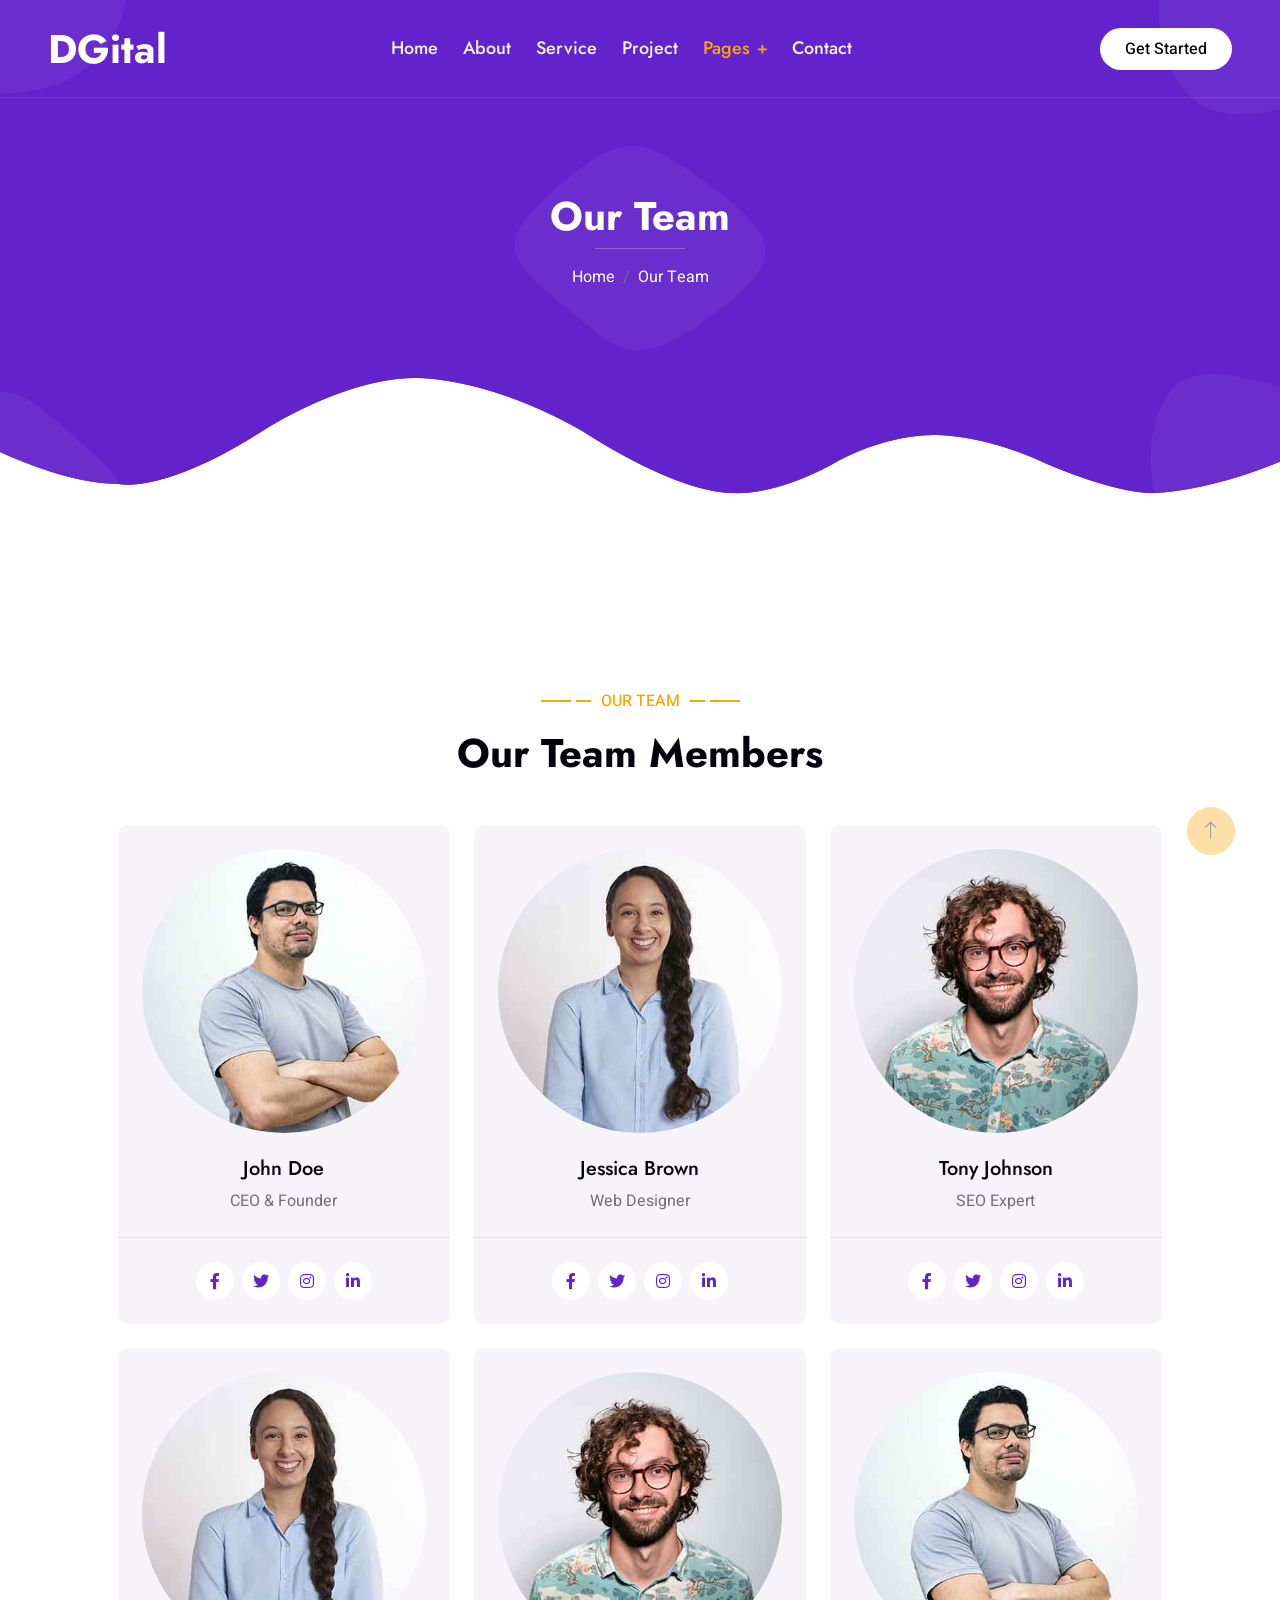
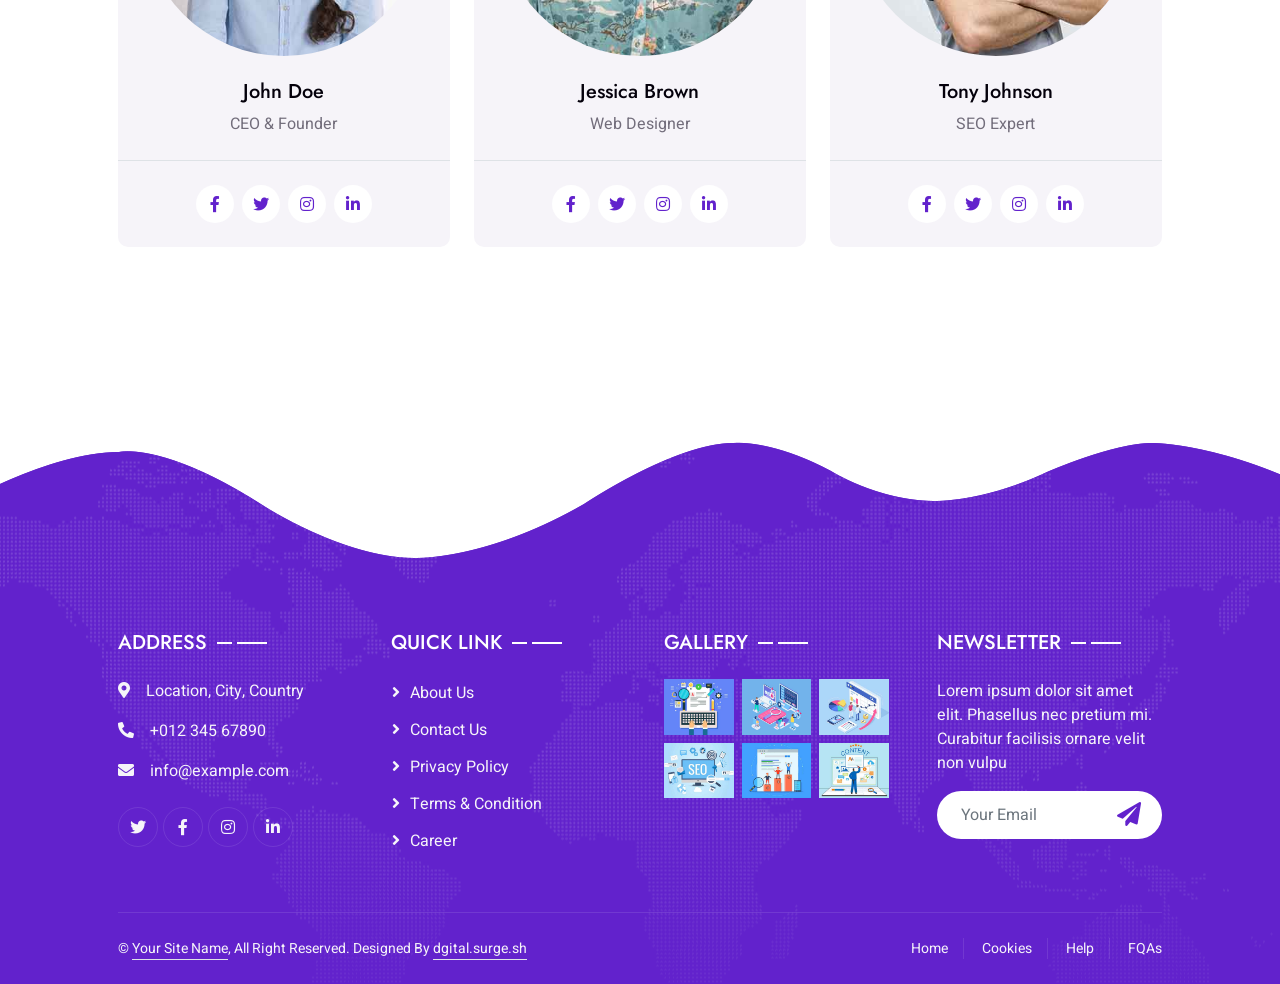
<file: DGital-template/team.html>
<!DOCTYPE html>
<html lang="en">

<head>
    <meta charset="utf-8">
    <title>DGital - Digital Agency HTML Template</title>
    <meta content="width=device-width, initial-scale=1.0" name="viewport">
    <meta content="" name="keywords">
    <meta content="" name="description">

    <!-- Favicon -->
    <link href="img/favicon.ico" rel="icon">

    <!-- Google Web Fonts -->
    <link rel="preconnect" href="https://fonts.googleapis.com">
    <link rel="preconnect" href="https://fonts.gstatic.com" crossorigin>
    <link href="https://fonts.googleapis.com/css2?family=Heebo:wght@400;500&family=Jost:wght@500;600;700&display=swap" rel="stylesheet"> 

    <!-- Icon Font Stylesheet -->
    <link href="https://cdnjs.cloudflare.com/ajax/libs/font-awesome/5.10.0/css/all.min.css" rel="stylesheet">
    <link href="https://cdn.jsdelivr.net/npm/bootstrap-icons@1.4.1/font/bootstrap-icons.css" rel="stylesheet">

    <!-- Libraries Stylesheet -->
    <link href="lib/animate/animate.min.css" rel="stylesheet">
    <link href="lib/owlcarousel/assets/owl.carousel.min.css" rel="stylesheet">
    <link href="lib/lightbox/css/lightbox.min.css" rel="stylesheet">

    <!-- Customized Bootstrap Stylesheet -->
    <link href="css/bootstrap.min.css" rel="stylesheet">

    <!-- Template Stylesheet -->
    <link href="css/style.css" rel="stylesheet">
</head>

<body>
    <div class="container-xxl bg-white p-0">
        <!-- Spinner Start -->
        <div id="spinner" class="show bg-white position-fixed translate-middle w-100 vh-100 top-50 start-50 d-flex align-items-center justify-content-center">
            <div class="spinner-grow text-primary" style="width: 3rem; height: 3rem;" role="status">
                <span class="sr-only">Loading...</span>
            </div>
        </div>
        <!-- Spinner End -->


        <!-- Navbar & Hero Start -->
        <div class="container-xxl position-relative p-0">
            <nav class="navbar navbar-expand-lg navbar-light px-4 px-lg-5 py-3 py-lg-0">
                <a href="index.html" class="navbar-brand p-0">
                    <h1 class="m-0">DGital</h1>
                    <!-- <img src="img/logo.png" alt="Logo"> -->
                </a>
                <button class="navbar-toggler" type="button" data-bs-toggle="collapse" data-bs-target="#navbarCollapse">
                    <span class="fa fa-bars"></span>
                </button>
                <div class="collapse navbar-collapse" id="navbarCollapse">
                    <div class="navbar-nav mx-auto py-0">
                        <a href="index.html" class="nav-item nav-link">Home</a>
                        <a href="about.html" class="nav-item nav-link">About</a>
                        <a href="service.html" class="nav-item nav-link">Service</a>
                        <a href="project.html" class="nav-item nav-link">Project</a>
                        <div class="nav-item dropdown">
                            <a href="#" class="nav-link dropdown-toggle active" data-bs-toggle="dropdown">Pages</a>
                            <div class="dropdown-menu m-0">
                                <a href="team.html" class="dropdown-item active">Our Team</a>
                                <a href="testimonial.html" class="dropdown-item">Testimonial</a>
                            </div>
                        </div>
                        <a href="contact.html" class="nav-item nav-link">Contact</a>
                    </div>
                    <a href="" class="btn rounded-pill py-2 px-4 ms-3 d-none d-lg-block">Get Started</a>
                </div>
            </nav>

            <div class="container-xxl py-5 bg-primary hero-header">
                <div class="container my-5 py-5 px-lg-5">
                    <div class="row g-5 py-5">
                        <div class="col-12 text-center">
                            <h1 class="text-white animated slideInDown">Our Team</h1>
                            <hr class="bg-white mx-auto mt-0" style="width: 90px;">
                            <nav aria-label="breadcrumb">
                                <ol class="breadcrumb justify-content-center">
                                    <li class="breadcrumb-item"><a class="text-white" href="#">Home</a></li>
                                    <li class="breadcrumb-item text-white active" aria-current="page">Our Team</li>
                                </ol>
                            </nav>
                        </div>
                    </div>
                </div>
            </div>
        </div>
        <!-- Navbar & Hero End -->
        

        <!-- Team Start -->
        <div class="container-xxl py-5">
            <div class="container py-5 px-lg-5">
                <div class="wow fadeInUp" data-wow-delay="0.1s">
                    <p class="section-title text-secondary justify-content-center"><span></span>Our Team<span></span></p>
                    <h1 class="text-center mb-5">Our Team Members</h1>
                </div>
                <div class="row g-4">
                    <div class="col-lg-4 col-md-6 wow fadeInUp" data-wow-delay="0.1s">
                        <div class="team-item bg-light rounded">
                            <div class="text-center border-bottom p-4">
                                <img class="img-fluid rounded-circle mb-4" src="img/team-1.jpg" alt="">
                                <h5>John Doe</h5>
                                <span>CEO & Founder</span>
                            </div>
                            <div class="d-flex justify-content-center p-4">
                                <a class="btn btn-square mx-1" href=""><i class="fab fa-facebook-f"></i></a>
                                <a class="btn btn-square mx-1" href=""><i class="fab fa-twitter"></i></a>
                                <a class="btn btn-square mx-1" href=""><i class="fab fa-instagram"></i></a>
                                <a class="btn btn-square mx-1" href=""><i class="fab fa-linkedin-in"></i></a>
                            </div>
                        </div>
                    </div>
                    <div class="col-lg-4 col-md-6 wow fadeInUp" data-wow-delay="0.3s">
                        <div class="team-item bg-light rounded">
                            <div class="text-center border-bottom p-4">
                                <img class="img-fluid rounded-circle mb-4" src="img/team-2.jpg" alt="">
                                <h5>Jessica Brown</h5>
                                <span>Web Designer</span>
                            </div>
                            <div class="d-flex justify-content-center p-4">
                                <a class="btn btn-square mx-1" href=""><i class="fab fa-facebook-f"></i></a>
                                <a class="btn btn-square mx-1" href=""><i class="fab fa-twitter"></i></a>
                                <a class="btn btn-square mx-1" href=""><i class="fab fa-instagram"></i></a>
                                <a class="btn btn-square mx-1" href=""><i class="fab fa-linkedin-in"></i></a>
                            </div>
                        </div>
                    </div>
                    <div class="col-lg-4 col-md-6 wow fadeInUp" data-wow-delay="0.5s">
                        <div class="team-item bg-light rounded">
                            <div class="text-center border-bottom p-4">
                                <img class="img-fluid rounded-circle mb-4" src="img/team-3.jpg" alt="">
                                <h5>Tony Johnson</h5>
                                <span>SEO Expert</span>
                            </div>
                            <div class="d-flex justify-content-center p-4">
                                <a class="btn btn-square mx-1" href=""><i class="fab fa-facebook-f"></i></a>
                                <a class="btn btn-square mx-1" href=""><i class="fab fa-twitter"></i></a>
                                <a class="btn btn-square mx-1" href=""><i class="fab fa-instagram"></i></a>
                                <a class="btn btn-square mx-1" href=""><i class="fab fa-linkedin-in"></i></a>
                            </div>
                        </div>
                    </div>
                    <div class="col-lg-4 col-md-6 wow fadeInUp" data-wow-delay="0.1s">
                        <div class="team-item bg-light rounded">
                            <div class="text-center border-bottom p-4">
                                <img class="img-fluid rounded-circle mb-4" src="img/team-2.jpg" alt="">
                                <h5>John Doe</h5>
                                <span>CEO & Founder</span>
                            </div>
                            <div class="d-flex justify-content-center p-4">
                                <a class="btn btn-square mx-1" href=""><i class="fab fa-facebook-f"></i></a>
                                <a class="btn btn-square mx-1" href=""><i class="fab fa-twitter"></i></a>
                                <a class="btn btn-square mx-1" href=""><i class="fab fa-instagram"></i></a>
                                <a class="btn btn-square mx-1" href=""><i class="fab fa-linkedin-in"></i></a>
                            </div>
                        </div>
                    </div>
                    <div class="col-lg-4 col-md-6 wow fadeInUp" data-wow-delay="0.3s">
                        <div class="team-item bg-light rounded">
                            <div class="text-center border-bottom p-4">
                                <img class="img-fluid rounded-circle mb-4" src="img/team-3.jpg" alt="">
                                <h5>Jessica Brown</h5>
                                <span>Web Designer</span>
                            </div>
                            <div class="d-flex justify-content-center p-4">
                                <a class="btn btn-square mx-1" href=""><i class="fab fa-facebook-f"></i></a>
                                <a class="btn btn-square mx-1" href=""><i class="fab fa-twitter"></i></a>
                                <a class="btn btn-square mx-1" href=""><i class="fab fa-instagram"></i></a>
                                <a class="btn btn-square mx-1" href=""><i class="fab fa-linkedin-in"></i></a>
                            </div>
                        </div>
                    </div>
                    <div class="col-lg-4 col-md-6 wow fadeInUp" data-wow-delay="0.5s">
                        <div class="team-item bg-light rounded">
                            <div class="text-center border-bottom p-4">
                                <img class="img-fluid rounded-circle mb-4" src="img/team-1.jpg" alt="">
                                <h5>Tony Johnson</h5>
                                <span>SEO Expert</span>
                            </div>
                            <div class="d-flex justify-content-center p-4">
                                <a class="btn btn-square mx-1" href=""><i class="fab fa-facebook-f"></i></a>
                                <a class="btn btn-square mx-1" href=""><i class="fab fa-twitter"></i></a>
                                <a class="btn btn-square mx-1" href=""><i class="fab fa-instagram"></i></a>
                                <a class="btn btn-square mx-1" href=""><i class="fab fa-linkedin-in"></i></a>
                            </div>
                        </div>
                    </div>
                </div>
            </div>
        </div>
        <!-- Team End -->
        

        <!-- Footer Start -->
        <div class="container-fluid bg-primary text-light footer wow fadeIn" data-wow-delay="0.1s">
            <div class="container py-5 px-lg-5">
                <div class="row g-5">
                    <div class="col-md-6 col-lg-3">
                        <p class="section-title text-white h5 mb-4">Address<span></span></p>
                        <p><i class="fa fa-map-marker-alt me-3"></i>Location, City, Country</p>
                        <p><i class="fa fa-phone-alt me-3"></i>+012 345 67890</p>
                        <p><i class="fa fa-envelope me-3"></i>info@example.com</p>
                        <div class="d-flex pt-2">
                            <a class="btn btn-outline-light btn-social" href=""><i class="fab fa-twitter"></i></a>
                            <a class="btn btn-outline-light btn-social" href=""><i class="fab fa-facebook-f"></i></a>
                            <a class="btn btn-outline-light btn-social" href=""><i class="fab fa-instagram"></i></a>
                            <a class="btn btn-outline-light btn-social" href=""><i class="fab fa-linkedin-in"></i></a>
                        </div>
                    </div>
                    <div class="col-md-6 col-lg-3">
                        <p class="section-title text-white h5 mb-4">Quick Link<span></span></p>
                        <a class="btn btn-link" href="">About Us</a>
                        <a class="btn btn-link" href="">Contact Us</a>
                        <a class="btn btn-link" href="">Privacy Policy</a>
                        <a class="btn btn-link" href="">Terms & Condition</a>
                        <a class="btn btn-link" href="">Career</a>
                    </div>
                    <div class="col-md-6 col-lg-3">
                        <p class="section-title text-white h5 mb-4">Gallery<span></span></p>
                        <div class="row g-2">
                            <div class="col-4">
                                <img class="img-fluid" src="img/portfolio-1.jpg" alt="Image">
                            </div>
                            <div class="col-4">
                                <img class="img-fluid" src="img/portfolio-2.jpg" alt="Image">
                            </div>
                            <div class="col-4">
                                <img class="img-fluid" src="img/portfolio-3.jpg" alt="Image">
                            </div>
                            <div class="col-4">
                                <img class="img-fluid" src="img/portfolio-4.jpg" alt="Image">
                            </div>
                            <div class="col-4">
                                <img class="img-fluid" src="img/portfolio-5.jpg" alt="Image">
                            </div>
                            <div class="col-4">
                                <img class="img-fluid" src="img/portfolio-6.jpg" alt="Image">
                            </div>
                        </div>
                    </div>
                    <div class="col-md-6 col-lg-3">
                        <p class="section-title text-white h5 mb-4">Newsletter<span></span></p>
                        <p>Lorem ipsum dolor sit amet elit. Phasellus nec pretium mi. Curabitur facilisis ornare velit non vulpu</p>
                        <div class="position-relative w-100 mt-3">
                            <input class="form-control border-0 rounded-pill w-100 ps-4 pe-5" type="text" placeholder="Your Email" style="height: 48px;">
                            <button type="button" class="btn shadow-none position-absolute top-0 end-0 mt-1 me-2"><i class="fa fa-paper-plane text-primary fs-4"></i></button>
                        </div>
                    </div>
                </div>
            </div>
            <div class="container px-lg-5">
                <div class="copyright">
                    <div class="row">
                        <div class="col-md-6 text-center text-md-start mb-3 mb-md-0">
                            &copy; <a class="border-bottom" href="#">Your Site Name</a>, All Right Reserved. 
							
							
							Designed By <a class="border-bottom" href="#">dgital.surge.sh</a>
                        </div>
                        <div class="col-md-6 text-center text-md-end">
                            <div class="footer-menu">
                                <a href="">Home</a>
                                <a href="">Cookies</a>
                                <a href="">Help</a>
                                <a href="">FQAs</a>
                            </div>
                        </div>
                    </div>
                </div>
            </div>
        </div>
        <!-- Footer End -->


        <!-- Back to Top -->
        <a href="#" class="btn btn-lg btn-secondary btn-lg-square back-to-top"><i class="bi bi-arrow-up"></i></a>
    </div>

    <!-- JavaScript Libraries -->
    <script src="https://code.jquery.com/jquery-3.4.1.min.js"></script>
    <script src="https://cdn.jsdelivr.net/npm/bootstrap@5.0.0/dist/js/bootstrap.bundle.min.js"></script>
    <script src="lib/wow/wow.min.js"></script>
    <script src="lib/easing/easing.min.js"></script>
    <script src="lib/waypoints/waypoints.min.js"></script>
    <script src="lib/counterup/counterup.min.js"></script>
    <script src="lib/owlcarousel/owl.carousel.min.js"></script>
    <script src="lib/isotope/isotope.pkgd.min.js"></script>
    <script src="lib/lightbox/js/lightbox.min.js"></script>

    <!-- Template Javascript -->
    <script src="js/main.js"></script>
</body>

</html>
</file>
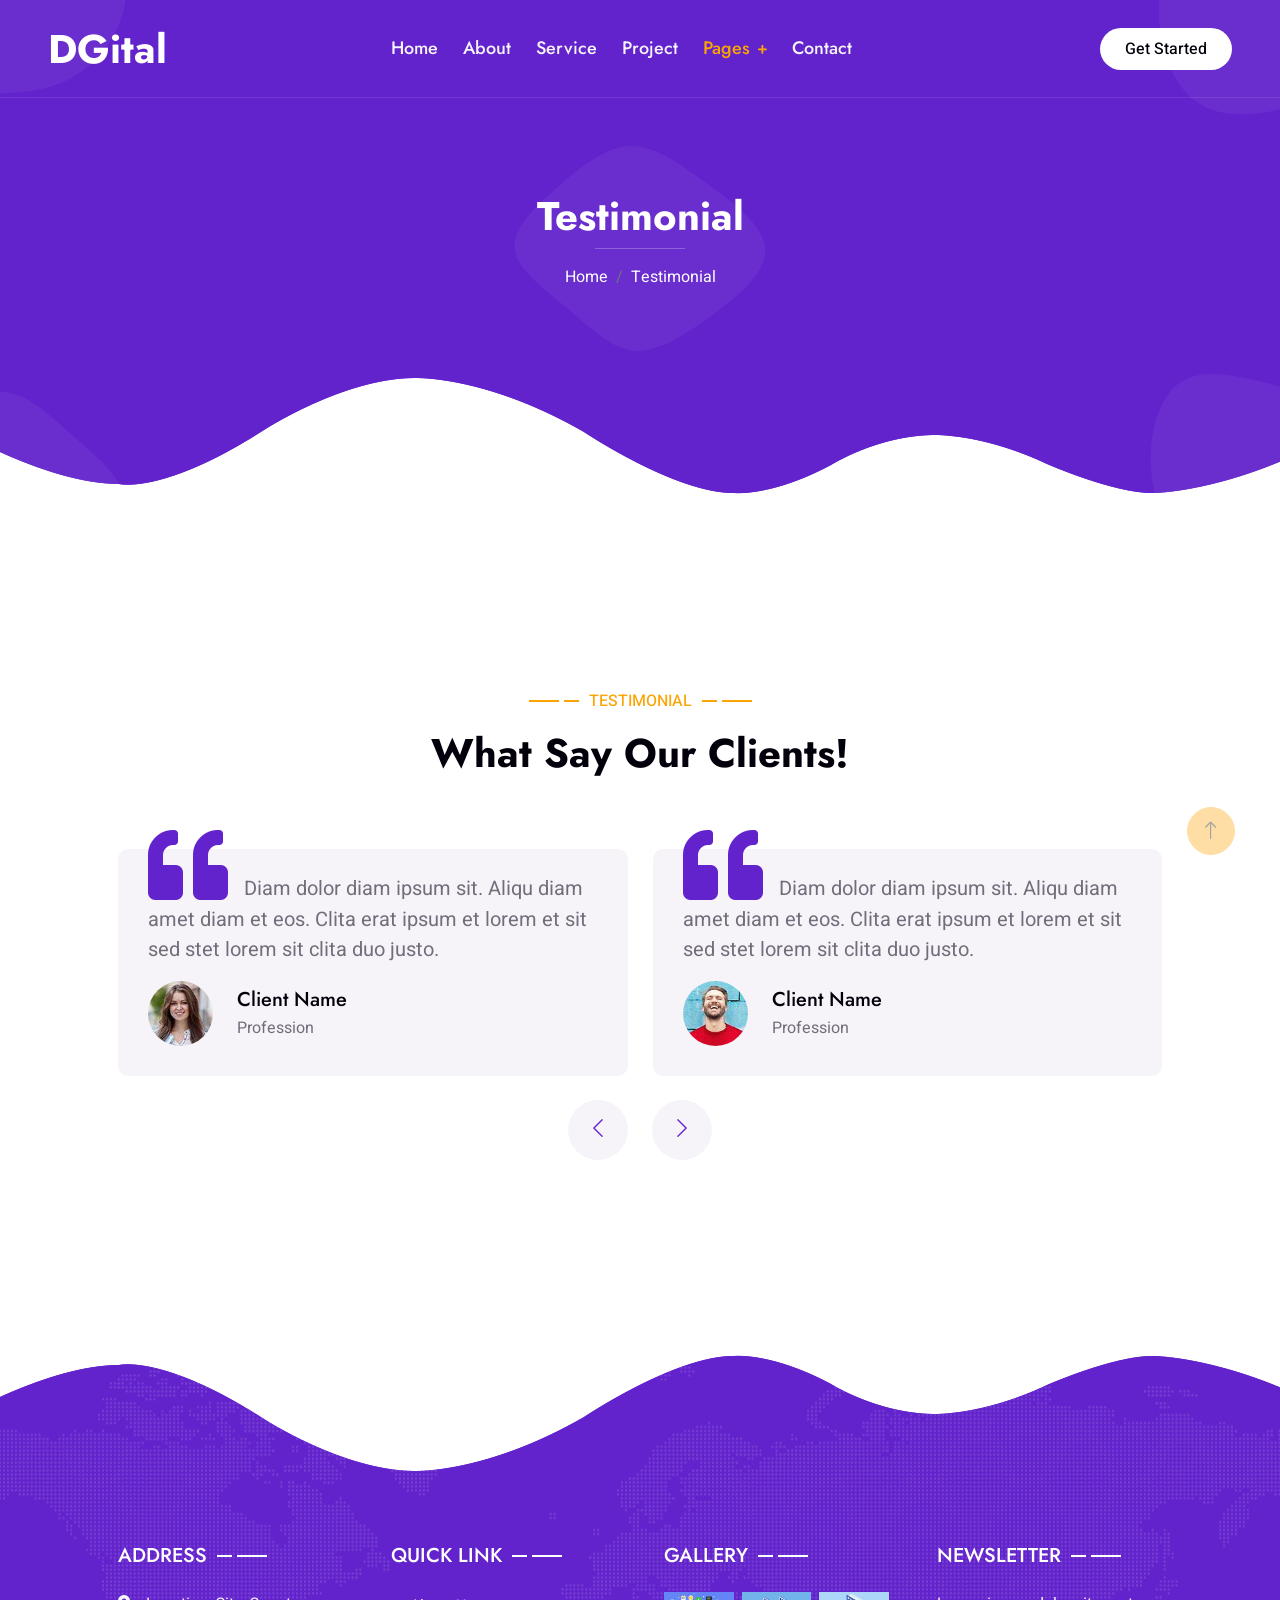
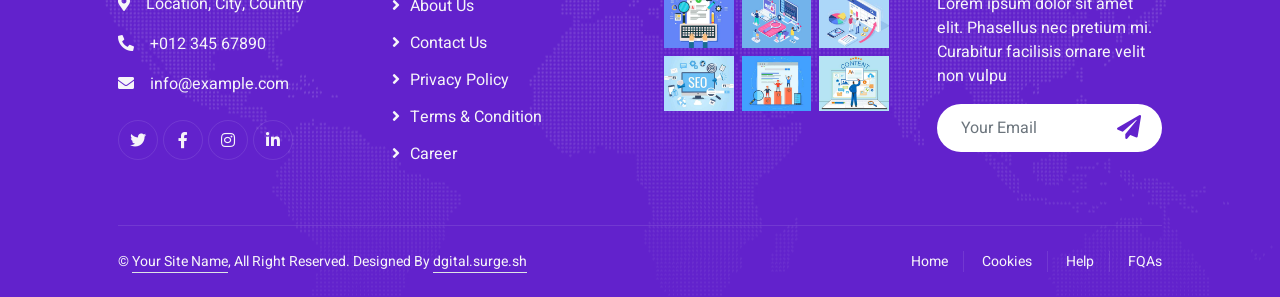
<file: DGital-template/testimonial.html>
<!DOCTYPE html>
<html lang="en">

<head>
    <meta charset="utf-8">
    <title>DGital - Digital Agency HTML Template</title>
    <meta content="width=device-width, initial-scale=1.0" name="viewport">
    <meta content="" name="keywords">
    <meta content="" name="description">

    <!-- Favicon -->
    <link href="img/favicon.ico" rel="icon">

    <!-- Google Web Fonts -->
    <link rel="preconnect" href="https://fonts.googleapis.com">
    <link rel="preconnect" href="https://fonts.gstatic.com" crossorigin>
    <link href="https://fonts.googleapis.com/css2?family=Heebo:wght@400;500&family=Jost:wght@500;600;700&display=swap" rel="stylesheet"> 

    <!-- Icon Font Stylesheet -->
    <link href="https://cdnjs.cloudflare.com/ajax/libs/font-awesome/5.10.0/css/all.min.css" rel="stylesheet">
    <link href="https://cdn.jsdelivr.net/npm/bootstrap-icons@1.4.1/font/bootstrap-icons.css" rel="stylesheet">

    <!-- Libraries Stylesheet -->
    <link href="lib/animate/animate.min.css" rel="stylesheet">
    <link href="lib/owlcarousel/assets/owl.carousel.min.css" rel="stylesheet">
    <link href="lib/lightbox/css/lightbox.min.css" rel="stylesheet">

    <!-- Customized Bootstrap Stylesheet -->
    <link href="css/bootstrap.min.css" rel="stylesheet">

    <!-- Template Stylesheet -->
    <link href="css/style.css" rel="stylesheet">
</head>

<body>
    <div class="container-xxl bg-white p-0">
        <!-- Spinner Start -->
        <div id="spinner" class="show bg-white position-fixed translate-middle w-100 vh-100 top-50 start-50 d-flex align-items-center justify-content-center">
            <div class="spinner-grow text-primary" style="width: 3rem; height: 3rem;" role="status">
                <span class="sr-only">Loading...</span>
            </div>
        </div>
        <!-- Spinner End -->


        <!-- Navbar & Hero Start -->
        <div class="container-xxl position-relative p-0">
            <nav class="navbar navbar-expand-lg navbar-light px-4 px-lg-5 py-3 py-lg-0">
                <a href="index.html" class="navbar-brand p-0">
                    <h1 class="m-0">DGital</h1>
                    <!-- <img src="img/logo.png" alt="Logo"> -->
                </a>
                <button class="navbar-toggler" type="button" data-bs-toggle="collapse" data-bs-target="#navbarCollapse">
                    <span class="fa fa-bars"></span>
                </button>
                <div class="collapse navbar-collapse" id="navbarCollapse">
                    <div class="navbar-nav mx-auto py-0">
                        <a href="index.html" class="nav-item nav-link">Home</a>
                        <a href="about.html" class="nav-item nav-link">About</a>
                        <a href="service.html" class="nav-item nav-link">Service</a>
                        <a href="project.html" class="nav-item nav-link">Project</a>
                        <div class="nav-item dropdown">
                            <a href="#" class="nav-link dropdown-toggle active" data-bs-toggle="dropdown">Pages</a>
                            <div class="dropdown-menu m-0">
                                <a href="team.html" class="dropdown-item">Our Team</a>
                                <a href="testimonial.html" class="dropdown-item active">Testimonial</a>
                            </div>
                        </div>
                        <a href="contact.html" class="nav-item nav-link">Contact</a>
                    </div>
                    <a href="" class="btn rounded-pill py-2 px-4 ms-3 d-none d-lg-block">Get Started</a>
                </div>
            </nav>

            <div class="container-xxl py-5 bg-primary hero-header">
                <div class="container my-5 py-5 px-lg-5">
                    <div class="row g-5 py-5">
                        <div class="col-12 text-center">
                            <h1 class="text-white animated slideInDown">Testimonial</h1>
                            <hr class="bg-white mx-auto mt-0" style="width: 90px;">
                            <nav aria-label="breadcrumb">
                                <ol class="breadcrumb justify-content-center">
                                    <li class="breadcrumb-item"><a class="text-white" href="#">Home</a></li>
                                    <li class="breadcrumb-item text-white active" aria-current="page">Testimonial</li>
                                </ol>
                            </nav>
                        </div>
                    </div>
                </div>
            </div>
        </div>
        <!-- Navbar & Hero End -->
        

        <!-- Testimonial Start -->
        <div class="container-xxl py-5 wow fadeInUp" data-wow-delay="0.1s">
            <div class="container py-5 px-lg-5">
                <p class="section-title text-secondary justify-content-center"><span></span>Testimonial<span></span></p>
                <h1 class="text-center mb-5">What Say Our Clients!</h1>
                <div class="owl-carousel testimonial-carousel">
                    <div class="testimonial-item bg-light rounded my-4">
                        <p class="fs-5"><i class="fa fa-quote-left fa-4x text-primary mt-n4 me-3"></i>Diam dolor diam ipsum sit. Aliqu diam amet diam et eos. Clita erat ipsum et lorem et sit sed stet lorem sit clita duo justo.</p>
                        <div class="d-flex align-items-center">
                            <img class="img-fluid flex-shrink-0 rounded-circle" src="img/testimonial-1.jpg" style="width: 65px; height: 65px;">
                            <div class="ps-4">
                                <h5 class="mb-1">Client Name</h5>
                                <span>Profession</span>
                            </div>
                        </div>
                    </div>
                    <div class="testimonial-item bg-light rounded my-4">
                        <p class="fs-5"><i class="fa fa-quote-left fa-4x text-primary mt-n4 me-3"></i>Diam dolor diam ipsum sit. Aliqu diam amet diam et eos. Clita erat ipsum et lorem et sit sed stet lorem sit clita duo justo.</p>
                        <div class="d-flex align-items-center">
                            <img class="img-fluid flex-shrink-0 rounded-circle" src="img/testimonial-2.jpg" style="width: 65px; height: 65px;">
                            <div class="ps-4">
                                <h5 class="mb-1">Client Name</h5>
                                <span>Profession</span>
                            </div>
                        </div>
                    </div>
                    <div class="testimonial-item bg-light rounded my-4">
                        <p class="fs-5"><i class="fa fa-quote-left fa-4x text-primary mt-n4 me-3"></i>Diam dolor diam ipsum sit. Aliqu diam amet diam et eos. Clita erat ipsum et lorem et sit sed stet lorem sit clita duo justo.</p>
                        <div class="d-flex align-items-center">
                            <img class="img-fluid flex-shrink-0 rounded-circle" src="img/testimonial-3.jpg" style="width: 65px; height: 65px;">
                            <div class="ps-4">
                                <h5 class="mb-1">Client Name</h5>
                                <span>Profession</span>
                            </div>
                        </div>
                    </div>
                </div>
            </div>
        </div>
        <!-- Testimonial End -->
        

        <!-- Footer Start -->
        <div class="container-fluid bg-primary text-light footer wow fadeIn" data-wow-delay="0.1s">
            <div class="container py-5 px-lg-5">
                <div class="row g-5">
                    <div class="col-md-6 col-lg-3">
                        <p class="section-title text-white h5 mb-4">Address<span></span></p>
                        <p><i class="fa fa-map-marker-alt me-3"></i>Location, City, Country</p>
                        <p><i class="fa fa-phone-alt me-3"></i>+012 345 67890</p>
                        <p><i class="fa fa-envelope me-3"></i>info@example.com</p>
                        <div class="d-flex pt-2">
                            <a class="btn btn-outline-light btn-social" href=""><i class="fab fa-twitter"></i></a>
                            <a class="btn btn-outline-light btn-social" href=""><i class="fab fa-facebook-f"></i></a>
                            <a class="btn btn-outline-light btn-social" href=""><i class="fab fa-instagram"></i></a>
                            <a class="btn btn-outline-light btn-social" href=""><i class="fab fa-linkedin-in"></i></a>
                        </div>
                    </div>
                    <div class="col-md-6 col-lg-3">
                        <p class="section-title text-white h5 mb-4">Quick Link<span></span></p>
                        <a class="btn btn-link" href="">About Us</a>
                        <a class="btn btn-link" href="">Contact Us</a>
                        <a class="btn btn-link" href="">Privacy Policy</a>
                        <a class="btn btn-link" href="">Terms & Condition</a>
                        <a class="btn btn-link" href="">Career</a>
                    </div>
                    <div class="col-md-6 col-lg-3">
                        <p class="section-title text-white h5 mb-4">Gallery<span></span></p>
                        <div class="row g-2">
                            <div class="col-4">
                                <img class="img-fluid" src="img/portfolio-1.jpg" alt="Image">
                            </div>
                            <div class="col-4">
                                <img class="img-fluid" src="img/portfolio-2.jpg" alt="Image">
                            </div>
                            <div class="col-4">
                                <img class="img-fluid" src="img/portfolio-3.jpg" alt="Image">
                            </div>
                            <div class="col-4">
                                <img class="img-fluid" src="img/portfolio-4.jpg" alt="Image">
                            </div>
                            <div class="col-4">
                                <img class="img-fluid" src="img/portfolio-5.jpg" alt="Image">
                            </div>
                            <div class="col-4">
                                <img class="img-fluid" src="img/portfolio-6.jpg" alt="Image">
                            </div>
                        </div>
                    </div>
                    <div class="col-md-6 col-lg-3">
                        <p class="section-title text-white h5 mb-4">Newsletter<span></span></p>
                        <p>Lorem ipsum dolor sit amet elit. Phasellus nec pretium mi. Curabitur facilisis ornare velit non vulpu</p>
                        <div class="position-relative w-100 mt-3">
                            <input class="form-control border-0 rounded-pill w-100 ps-4 pe-5" type="text" placeholder="Your Email" style="height: 48px;">
                            <button type="button" class="btn shadow-none position-absolute top-0 end-0 mt-1 me-2"><i class="fa fa-paper-plane text-primary fs-4"></i></button>
                        </div>
                    </div>
                </div>
            </div>
            <div class="container px-lg-5">
                <div class="copyright">
                    <div class="row">
                        <div class="col-md-6 text-center text-md-start mb-3 mb-md-0">
                            &copy; <a class="border-bottom" href="#">Your Site Name</a>, All Right Reserved. 
							
							
							Designed By <a class="border-bottom" href="#">dgital.surge.sh</a>
                        </div>
                        <div class="col-md-6 text-center text-md-end">
                            <div class="footer-menu">
                                <a href="">Home</a>
                                <a href="">Cookies</a>
                                <a href="">Help</a>
                                <a href="">FQAs</a>
                            </div>
                        </div>
                    </div>
                </div>
            </div>
        </div>
        <!-- Footer End -->


        <!-- Back to Top -->
        <a href="#" class="btn btn-lg btn-secondary btn-lg-square back-to-top"><i class="bi bi-arrow-up"></i></a>
    </div>

    <!-- JavaScript Libraries -->
    <script src="https://code.jquery.com/jquery-3.4.1.min.js"></script>
    <script src="https://cdn.jsdelivr.net/npm/bootstrap@5.0.0/dist/js/bootstrap.bundle.min.js"></script>
    <script src="lib/wow/wow.min.js"></script>
    <script src="lib/easing/easing.min.js"></script>
    <script src="lib/waypoints/waypoints.min.js"></script>
    <script src="lib/counterup/counterup.min.js"></script>
    <script src="lib/owlcarousel/owl.carousel.min.js"></script>
    <script src="lib/isotope/isotope.pkgd.min.js"></script>
    <script src="lib/lightbox/js/lightbox.min.js"></script>

    <!-- Template Javascript -->
    <script src="js/main.js"></script>
</body>

</html>
</file>
<file: DGital-template/css/style.css>
/********** Template CSS **********/
:root {
    --primary: #6222CC;
    --secondary: #FBA504;
    --light: #F6F4F9;
    --dark: #04000B;
}


/*** Spinner ***/
#spinner {
    opacity: 0;
    visibility: hidden;
    transition: opacity .5s ease-out, visibility 0s linear .5s;
    z-index: 99999;
}

#spinner.show {
    transition: opacity .5s ease-out, visibility 0s linear 0s;
    visibility: visible;
    opacity: 1;
}

.back-to-top {
    position: fixed;
    display: none;
    right: 45px;
    bottom: 45px;
    z-index: 99;
}


/*** Heading ***/
h1,
h2,
.fw-bold {
    font-weight: 700 !important;
}

h3,
h4,
.fw-semi-bold {
    font-weight: 600 !important;
}

h5,
h6,
.fw-medium {
    font-weight: 500 !important;
}


/*** Button ***/
.btn {
    font-weight: 500;
    transition: .5s;
}

.btn:hover {
    box-shadow: 0 0 10px rgba(0, 0, 0, .5);
}

.btn-square {
    width: 38px;
    height: 38px;
}

.btn-sm-square {
    width: 32px;
    height: 32px;
}

.btn-lg-square {
    width: 48px;
    height: 48px;
}

.btn-square,
.btn-sm-square,
.btn-lg-square {
    padding: 0;
    display: flex;
    align-items: center;
    justify-content: center;
    font-weight: normal;
    border-radius: 50px;
}


/*** Navbar ***/
.navbar .dropdown-toggle::after {
    border: none;
    content: "\f067";
    font-family: "Font Awesome 5 Free";
    font-size: 10px;
    font-weight: bold;
    vertical-align: middle;
    margin-left: 8px;
}

.navbar-light .navbar-nav .nav-link {
    position: relative;
    margin-right: 25px;
    padding: 35px 0;
    font-family: 'Jost', sans-serif;
    font-size: 18px;
    font-weight: 500;
    color: var(--light) !important;
    outline: none;
    transition: .5s;
}

.sticky-top.navbar-light .navbar-nav .nav-link {
    padding: 20px 0;
    color: var(--dark) !important;
}

.navbar-light .navbar-nav .nav-link:hover,
.navbar-light .navbar-nav .nav-link.active {
    color: var(--secondary) !important;
}

.navbar-light .navbar-brand h1 {
    color: #FFFFFF;
}

.navbar-light .navbar-brand img {
    max-height: 60px;
    transition: .5s;
}

.sticky-top.navbar-light .navbar-brand img {
    max-height: 45px;
}

@media (max-width: 991.98px) {
    .sticky-top.navbar-light {
        position: relative;
        background: #FFFFFF;
    }

    .navbar-light .navbar-collapse {
        margin-top: 15px;
        border-top: 1px solid #DDDDDD;
    }

    .navbar-light .navbar-nav .nav-link,
    .sticky-top.navbar-light .navbar-nav .nav-link {
        padding: 10px 0;
        margin-left: 0;
        color: var(--dark) !important;
    }

    .navbar-light .navbar-brand h1 {
        color: var(--primary);
    }

    .navbar-light .navbar-brand img {
        max-height: 45px;
    }
}

@media (min-width: 992px) {
    .navbar-light {
        position: absolute;
        width: 100%;
        top: 0;
        left: 0;
        border-bottom: 1px solid rgba(256, 256, 256, .1);
        z-index: 999;
    }
    
    .sticky-top.navbar-light {
        position: fixed;
        background: #FFFFFF;
    }

    .sticky-top.navbar-light .navbar-brand h1 {
        color: var(--primary);
    }

    .navbar-light .navbar-nav .nav-item .dropdown-menu {
        display: block;
        border: none;
        margin-top: 0;
        top: 150%;
        opacity: 0;
        visibility: hidden;
        transition: .5s;
    }

    .navbar-light .navbar-nav .nav-item:hover .dropdown-menu {
        top: 100%;
        visibility: visible;
        transition: .5s;
        opacity: 1;
    }

    .navbar-light .btn {
        color: var(--dark);
        background: #FFFFFF;
    }

    .sticky-top.navbar-light .btn {
        color: var(--dark);
        background: var(--secondary);
    }
}


/*** Hero Header ***/
.hero-header {
    margin-bottom: 6rem;
    padding: 18rem 0;
    background:
        url(../img/blob-top-left.png),
        url(../img/blob-top-right.png),
        url(../img/blob-bottom-left.png),
        url(../img/blob-bottom-right.png),
        url(../img/blob-center.png),
        url(../img/bg-bottom.png);
    background-position:
        left 0px top 0px,
        right 0px top 0px,
        left 0px bottom 0px,
        right 0px bottom 0px,
        center center,
        center bottom;
    background-repeat: no-repeat;
}

@media (max-width: 991.98px) {
    .hero-header {
        padding: 6rem 0 9rem 0;
    }
}


/*** Section Title ***/
.section-title {
    position: relative;
    display: flex;
    align-items: center;
    font-weight: 500;
    text-transform: uppercase;
}

.section-title span:first-child,
.section-title span:last-child {
    position: relative;
    display: inline-block;
    margin-right: 30px;
    width: 30px;
    height: 2px;
}

.section-title span:last-child {
    margin-right: 0;
    margin-left: 30px;
}

.section-title span:first-child::after,
.section-title span:last-child::after {
    position: absolute;
    content: "";
    width: 15px;
    height: 2px;
    top: 0;
    right: -20px;
}

.section-title span:last-child::after {
    right: auto;
    left: -20px;
}

.section-title.text-primary span:first-child,
.section-title.text-primary span:last-child,
.section-title.text-primary span:first-child::after,
.section-title.text-primary span:last-child::after {
    background: var(--primary);
}

.section-title.text-secondary span:first-child,
.section-title.text-secondary span:last-child,
.section-title.text-secondary span:first-child::after,
.section-title.text-secondary span:last-child::after {
    background: var(--secondary);
}

.section-title.text-white span:first-child,
.section-title.text-white span:last-child,
.section-title.text-white span:first-child::after,
.section-title.text-white span:last-child::after {
    background: #FFFFFF;
}


/*** Feature ***/
.feature-item {
    transition: .5s;
}

.feature-item:hover {
    margin-top: -15px;
}


/*** About ***/
.progress {
    height: 5px;
}

.progress .progress-bar {
    width: 0px;
    transition: 3s;
}


/*** Fact ***/
.fact {
    margin: 6rem 0;
    background:
        url(../img/blob-top-left.png),
        url(../img/blob-top-right.png),
        url(../img/blob-bottom-left.png),
        url(../img/blob-bottom-right.png),
        url(../img/blob-center.png);
    background-position:
        left 0px top 0px,
        right 0px top 0px,
        left 0px bottom 0px,
        right 0px bottom 0px,
        center center;
    background-repeat: no-repeat;
}


/*** Service ***/
.service-item {
    position: relative;
    padding: 45px 30px;
    background: var(--light);
    overflow: hidden;
    transition: .5s;
}

.service-item:hover {
    margin-top: -15px;
    padding-bottom: 60px;
    background: var(--primary);
}

.service-item .service-icon {
    margin: 0 auto 20px auto;
    width: 100px;
    height: 100px;
    display: flex;
    align-items: center;
    justify-content: center;
    color: var(--light);
    background: url(../img/blob-primary.png) center center no-repeat;
    background-size: contain;
    transition: .5s;
}

.service-item:hover .service-icon {
    color: var(--dark);
    background: url(../img/blob-secondary.png) center center no-repeat;
    background-size: contain;
}

.service-item h5,
.service-item p {
    transition: .5s;
}

.service-item:hover h5,
.service-item:hover p {
    color: #FFFFFF;
}

.service-item a.btn {
    position: absolute;
    bottom: -40px;
    left: 50%;
    transform: translateX(-50%);
    color: var(--primary);
    background: #FFFFFF;
    border-radius: 40px 40px 0 0;
    transition: .5s;
    z-index: 1;
}

.service-item a.btn:hover {
    color: var(--dark);
    background: var(--secondary);
}

.service-item:hover a.btn {
    bottom: 0;
}


/*** Project Portfolio ***/
#portfolio-flters li {
    display: inline-block;
    font-weight: 500;
    color: var(--dark);
    cursor: pointer;
    transition: .5s;
    border-bottom: 2px solid transparent;
}

#portfolio-flters li:hover,
#portfolio-flters li.active {
    color: var(--primary);
    border-color: var(--primary);
}

.portfolio-item img {
    transition: .5s;
}

.portfolio-item:hover img {
    transform: scale(1.1);
}

.portfolio-item .portfolio-overlay {
    position: absolute;
    display: flex;
    align-items: center;
    justify-content: center;
    width: 100%;
    height: 100%;
    top: 0;
    left: 0;
    background: rgba(98, 34, 204, .9);
    transition: .5s;
    opacity: 0;
}

.portfolio-item:hover .portfolio-overlay {
    opacity: 1;
}


/*** Newsletter ***/
.newsletter {
    margin: 6rem 0;
    background:
        url(../img/blob-top-left.png),
        url(../img/blob-top-right.png),
        url(../img/blob-bottom-left.png),
        url(../img/blob-bottom-right.png),
        url(../img/blob-center.png);
    background-position:
        left 0px top 0px,
        right 0px top 0px,
        left 0px bottom 0px,
        right 0px bottom 0px,
        center center;
    background-repeat: no-repeat;
}


/*** Testimonial ***/
.testimonial-carousel .testimonial-item {
    padding: 0 30px 30px 30px;
}

.testimonial-carousel .owl-nav {
    display: flex;
    justify-content: center;
}

.testimonial-carousel .owl-nav .owl-prev,
.testimonial-carousel .owl-nav .owl-next {
    margin: 0 12px;
    width: 60px;
    height: 60px;
    display: flex;
    align-items: center;
    justify-content: center;
    color: var(--primary);
    background: var(--light);
    border-radius: 60px;
    font-size: 22px;
    transition: .5s;
}

.testimonial-carousel .owl-nav .owl-prev:hover,
.testimonial-carousel .owl-nav .owl-next:hover {
    color: #FFFFFF;
    background: var(--primary);
    box-shadow: 0 0 10px rgba(0, 0, 0, .5);
}


/*** Team ***/
.team-item .btn {
    color: var(--primary);
    background: #FFFFFF;
}

.team-item .btn:hover {
    color: #FFFFFF;
    background: var(--primary);
}


/*** Footer ***/
.footer {
    margin-top: 6rem;
    padding-top: 9rem;
    background:
        url(../img/bg-top.png),
        url(../img/map.png);
    background-position:
        center top,
        center center;
    background-repeat: no-repeat;
}

.footer .btn.btn-social {
    margin-right: 5px;
    width: 40px;
    height: 40px;
    display: flex;
    align-items: center;
    justify-content: center;
    color: var(--light);
    border: 1px solid rgba(256, 256, 256, .1);
    border-radius: 40px;
    transition: .3s;
}

.footer .btn.btn-social:hover {
    color: var(--primary);
}

.footer .btn.btn-link {
    display: block;
    margin-bottom: 10px;
    padding: 0;
    text-align: left;
    color: var(--light);
    font-weight: normal;
    transition: .3s;
}

.footer .btn.btn-link::before {
    position: relative;
    content: "\f105";
    font-family: "Font Awesome 5 Free";
    font-weight: 900;
    margin-right: 10px;
}

.footer .btn.btn-link:hover {
    letter-spacing: 1px;
    box-shadow: none;
    color: var(--secondary);
}

.footer .copyright {
    padding: 25px 0;
    font-size: 14px;
    border-top: 1px solid rgba(256, 256, 256, .1);
}

.footer .copyright a {
    color: var(--light);
}

.footer .footer-menu a {
    margin-right: 15px;
    padding-right: 15px;
    border-right: 1px solid rgba(255, 255, 255, .1);
}

.footer .footer-menu a:last-child {
    margin-right: 0;
    padding-right: 0;
    border-right: none;
}

.footer .copyright a:hover,
.footer .footer-menu a:hover {
    color: var(--secondary);
}
</file>
<file: css/style.css>
/********** Template CSS **********/
:root {
  --primary: #6222cc;
  --secondary: #fba504;
  --light: #f6f4f9;
  --dark: #04000b;
}

/*** Spinner ***/
#spinner {
  opacity: 0;
  visibility: hidden;
  transition: opacity 0.5s ease-out, visibility 0s linear 0.5s;
  z-index: 99999;
}

#spinner.show {
  transition: opacity 0.5s ease-out, visibility 0s linear 0s;
  visibility: visible;
  opacity: 1;
}

.back-to-top {
  position: fixed;
  display: none;
  right: 12px;
  bottom: 45px;
  z-index: 99;
}

/*** Heading ***/
h1,
h2,
.fw-bold {
  font-weight: 700 !important;
}

h3,
h4,
.fw-semi-bold {
  font-weight: 600 !important;
}

h5,
h6,
.fw-medium {
  font-weight: 500 !important;
}

/*** Button ***/
.btn {
  font-weight: 500;
  transition: 0.5s;
}

.btn:hover {
  box-shadow: 0 0 10px rgba(0, 0, 0, 0.5);
}

.btn-square {
  width: 38px;
  height: 38px;
}

.btn-sm-square {
  width: 32px;
  height: 32px;
}

.btn-lg-square {
  width: 48px;
  height: 48px;
}

.btn-square,
.btn-sm-square,
.btn-lg-square {
  padding: 0;
  display: flex;
  align-items: center;
  justify-content: center;
  font-weight: normal;
  border-radius: 50px;
}

/*** Navbar ***/
.navbar .dropdown-toggle::after {
  border: none;
  content: "\f067";
  font-family: "Font Awesome 5 Free";
  font-size: 10px;
  font-weight: bold;
  vertical-align: middle;
  margin-left: 8px;
}

.navbar-light .navbar-nav .nav-link {
  position: relative;
  margin-right: 25px;
  padding: 35px 0;
  font-family: "Jost", sans-serif;
  font-size: 18px;
  font-weight: 500;
  color: var(--light) !important;
  outline: none;
  transition: 0.5s;
}

.sticky-top.navbar-light .navbar-nav .nav-link {
  padding: 20px 0;
  color: var(--dark) !important;
}

.navbar-light .navbar-nav .nav-link:hover,
.navbar-light .navbar-nav .nav-link.active {
  color: var(--secondary) !important;
}

.navbar-light .navbar-brand h1 {
  color: #ffffff;
}

.navbar-light .navbar-brand img {
  max-height: 60px;
  transition: 0.5s;
}

.sticky-top.navbar-light .navbar-brand img {
  max-height: 45px;
}

@media (max-width: 991.98px) {
  .sticky-top.navbar-light {
    position: relative;
    background: #ffffff;
  }

  .navbar-light .navbar-collapse {
    margin-top: 15px;
    border-top: 1px solid #dddddd;
  }

  .navbar-light .navbar-nav .nav-link,
  .sticky-top.navbar-light .navbar-nav .nav-link {
    padding: 10px 0;
    margin-left: 0;
    color: var(--dark) !important;
  }

  .navbar-light .navbar-brand h1 {
    color: var(--primary);
  }

  .navbar-light .navbar-brand img {
    max-height: 45px;
  }
}

@media (min-width: 992px) {
  .navbar-light {
    position: absolute;
    width: 100%;
    top: 0;
    left: 0;
    border-bottom: 1px solid rgba(256, 256, 256, 0.1);
    z-index: 999;
  }

  .sticky-top.navbar-light {
    position: fixed;
    background: #ffffff;
  }

  .sticky-top.navbar-light .navbar-brand h1 {
    color: var(--primary);
  }

  .navbar-light .navbar-nav .nav-item .dropdown-menu {
    display: block;
    border: none;
    margin-top: 0;
    top: 150%;
    opacity: 0;
    visibility: hidden;
    transition: 0.5s;
  }

  .navbar-light .navbar-nav .nav-item:hover .dropdown-menu {
    top: 100%;
    visibility: visible;
    transition: 0.5s;
    opacity: 1;
  }

  .navbar-light .btn {
    color: var(--dark);
    background: #ffffff;
  }

  .sticky-top.navbar-light .btn {
    color: var(--dark);
    background: var(--secondary);
  }
}

/*** Hero Header ***/
.hero-header {
  margin-bottom: 3rem;
  padding: 18rem 0;
  background: url(../img/blob-top-left.png), url(../img/blob-top-right.png),
    url(../img/blob-bottom-left.png), url(../img/blob-bottom-right.png),
    url(../img/blob-center.png), url(../img/bg-bottom.png);
  background-position: left 0px top 0px, right 0px top 0px, left 0px bottom 0px,
    right 0px bottom 0px, center center, center bottom;
  background-repeat: no-repeat;
}

@media (max-width: 991.98px) {
  .hero-header {
    padding: 6rem 0 9rem 0;
  }
}

/*** Section Title ***/
.section-title {
  position: relative;
  display: flex;
  align-items: center;
  font-weight: 500;
  text-transform: uppercase;
}

.section-title span:first-child,
.section-title span:last-child {
  position: relative;
  display: inline-block;
  margin-right: 30px;
  width: 30px;
  height: 2px;
}

.section-title span:last-child {
  margin-right: 0;
  margin-left: 30px;
}

.section-title span:first-child::after,
.section-title span:last-child::after {
  position: absolute;
  content: "";
  width: 15px;
  height: 2px;
  top: 0;
  right: -20px;
}

.section-title span:last-child::after {
  right: auto;
  left: -20px;
}

.section-title.text-primary span:first-child,
.section-title.text-primary span:last-child,
.section-title.text-primary span:first-child::after,
.section-title.text-primary span:last-child::after {
  background: var(--primary);
}

.section-title.text-secondary span:first-child,
.section-title.text-secondary span:last-child,
.section-title.text-secondary span:first-child::after,
.section-title.text-secondary span:last-child::after {
  background: var(--secondary);
}

.section-title.text-white span:first-child,
.section-title.text-white span:last-child,
.section-title.text-white span:first-child::after,
.section-title.text-white span:last-child::after {
  background: #ffffff;
}

/*** Feature ***/
.feature-item {
  transition: 0.5s;
}

.feature-item:hover {
  margin-top: -15px;
}

/*** About ***/
.progress {
  height: 5px;
}

.progress .progress-bar {
  width: 0px;
  transition: 3s;
}

/*** Fact ***/
.fact {
  margin: 3rem 0;
  background: url(../img/blob-top-left.png), url(../img/blob-top-right.png),
    url(../img/blob-bottom-left.png), url(../img/blob-bottom-right.png),
    url(../img/blob-center.png);
  background-position: left 0px top 0px, right 0px top 0px, left 0px bottom 0px,
    right 0px bottom 0px, center center;
  background-repeat: no-repeat;
}

/*** Service ***/
.service-item {
  position: relative;
  padding: 45px 30px;
  background: var(--light);
  overflow: hidden;
  transition: 0.5s;
}

.service-item:hover {
  margin-top: -15px;
  padding-bottom: 60px;
  background: var(--primary);
}

.service-item .service-icon {
  margin: 0 auto 20px auto;
  width: 100px;
  height: 100px;
  display: flex;
  align-items: center;
  justify-content: center;
  color: var(--light);
  background: url(../img/blob-primary.png) center center no-repeat;
  background-size: contain;
  transition: 0.5s;
}

.service-item:hover .service-icon {
  color: var(--dark);
  background: url(../img/blob-secondary.png) center center no-repeat;
  background-size: contain;
}

.service-item h5,
.service-item p {
  transition: 0.5s;
}

.service-item:hover h5,
.service-item:hover p {
  color: #ffffff;
}

.service-item a.btn {
  position: absolute;
  bottom: -40px;
  left: 50%;
  transform: translateX(-50%);
  color: var(--primary);
  background: #ffffff;
  border-radius: 40px 40px 0 0;
  transition: 0.5s;
  z-index: 1;
}

.service-item a.btn:hover {
  color: var(--dark);
  background: var(--secondary);
}

.service-item:hover a.btn {
  bottom: 0;
}

/*** Project Portfolio ***/
#portfolio-flters li {
  display: inline-block;
  font-weight: 500;
  color: var(--dark);
  cursor: pointer;
  transition: 0.5s;
  border-bottom: 2px solid transparent;
}

#portfolio-flters li:hover,
#portfolio-flters li.active {
  color: var(--primary);
  border-color: var(--primary);
}

.portfolio-item img {
  transition: 0.5s;
}

.portfolio-item:hover img {
  transform: scale(1.1);
}

.portfolio-item .portfolio-overlay {
  position: absolute;
  display: flex;
  align-items: center;
  justify-content: center;
  width: 100%;
  height: 100%;
  top: 0;
  left: 0;
  background: rgba(98, 34, 204, 0.9);
  transition: 0.5s;
  opacity: 0;
}

.portfolio-item:hover .portfolio-overlay {
  opacity: 1;
}

/*** Newsletter ***/
.newsletter {
  margin: 3rem 0;
  background: url(../img/blob-top-left.png), url(../img/blob-top-right.png),
    url(../img/blob-bottom-left.png), url(../img/blob-bottom-right.png),
    url(../img/blob-center.png);
  background-position: left 0px top 0px, right 0px top 0px, left 0px bottom 0px,
    right 0px bottom 0px, center center;
  background-repeat: no-repeat;
}

/*** Testimonial ***/
.testimonial-carousel .testimonial-item {
  padding: 0 30px 30px 30px;
}

.testimonial-carousel .owl-nav {
  display: flex;
  justify-content: center;
}

.testimonial-carousel .owl-nav .owl-prev,
.testimonial-carousel .owl-nav .owl-next {
  margin: 0 12px;
  width: 60px;
  height: 60px;
  display: flex;
  align-items: center;
  justify-content: center;
  color: var(--primary);
  background: var(--light);
  border-radius: 60px;
  font-size: 22px;
  transition: 0.5s;
}

.testimonial-carousel .owl-nav .owl-prev:hover,
.testimonial-carousel .owl-nav .owl-next:hover {
  color: #ffffff;
  background: var(--primary);
  box-shadow: 0 0 10px rgba(0, 0, 0, 0.5);
}

/*** Team ***/
.team-item .btn {
  color: var(--primary);
  background: #ffffff;
}

.team-item .btn:hover {
  color: #ffffff;
  background: var(--primary);
}

/*** Footer ***/
.footer {
  /* margin-top: 3rem; */
  padding-top: 9rem;
  background: url(../img/bg-top.png), url(../img/map.png);
  background-position: center top, center center;
  background-repeat: no-repeat;
}

.footer .btn.btn-social {
  margin-right: 5px;
  width: 40px;
  height: 40px;
  display: flex;
  align-items: center;
  justify-content: center;
  color: var(--light);
  border: 1px solid rgba(256, 256, 256, 0.1);
  border-radius: 40px;
  transition: 0.3s;
}

.footer .btn.btn-social:hover {
  color: var(--primary);
}

.footer .btn.btn-link {
  display: block;
  margin-bottom: 10px;
  padding: 0;
  text-align: left;
  color: var(--light);
  font-weight: normal;
  transition: 0.3s;
}

.footer .btn.btn-link::before {
  position: relative;
  content: "\f105";
  font-family: "Font Awesome 5 Free";
  font-weight: 900;
  margin-right: 10px;
}

.footer .btn.btn-link:hover {
  letter-spacing: 1px;
  box-shadow: none;
  color: var(--secondary);
}

.footer .copyright {
  padding: 25px 0;
  font-size: 14px;
  border-top: 1px solid rgba(256, 256, 256, 0.1);
}

.footer .copyright a {
  color: var(--light);
}

.footer .footer-menu a {
  margin-right: 15px;
  padding-right: 15px;
  border-right: 1px solid rgba(255, 255, 255, 0.1);
}

.footer .footer-menu a:last-child {
  margin-right: 0;
  padding-right: 0;
  border-right: none;
}

.footer .copyright a:hover,
.footer .footer-menu a:hover {
  color: var(--secondary);
}

@media (max-width: 992px) and (min-width: 600px) {
  .customize-img {
    width: 100%;
    max-width: 75%;
    margin: 0 auto;
    display: flex;
  }
}

.disabled-link {
  pointer-events: none; /* prevents click */
  opacity: 0.6; /* looks disabled */
  cursor: not-allowed;
}

.contact-link{
  font-size: 13px;
}


.privacy-policy{
  .heading{
    color: #6222cc;
  }
}
</file>
